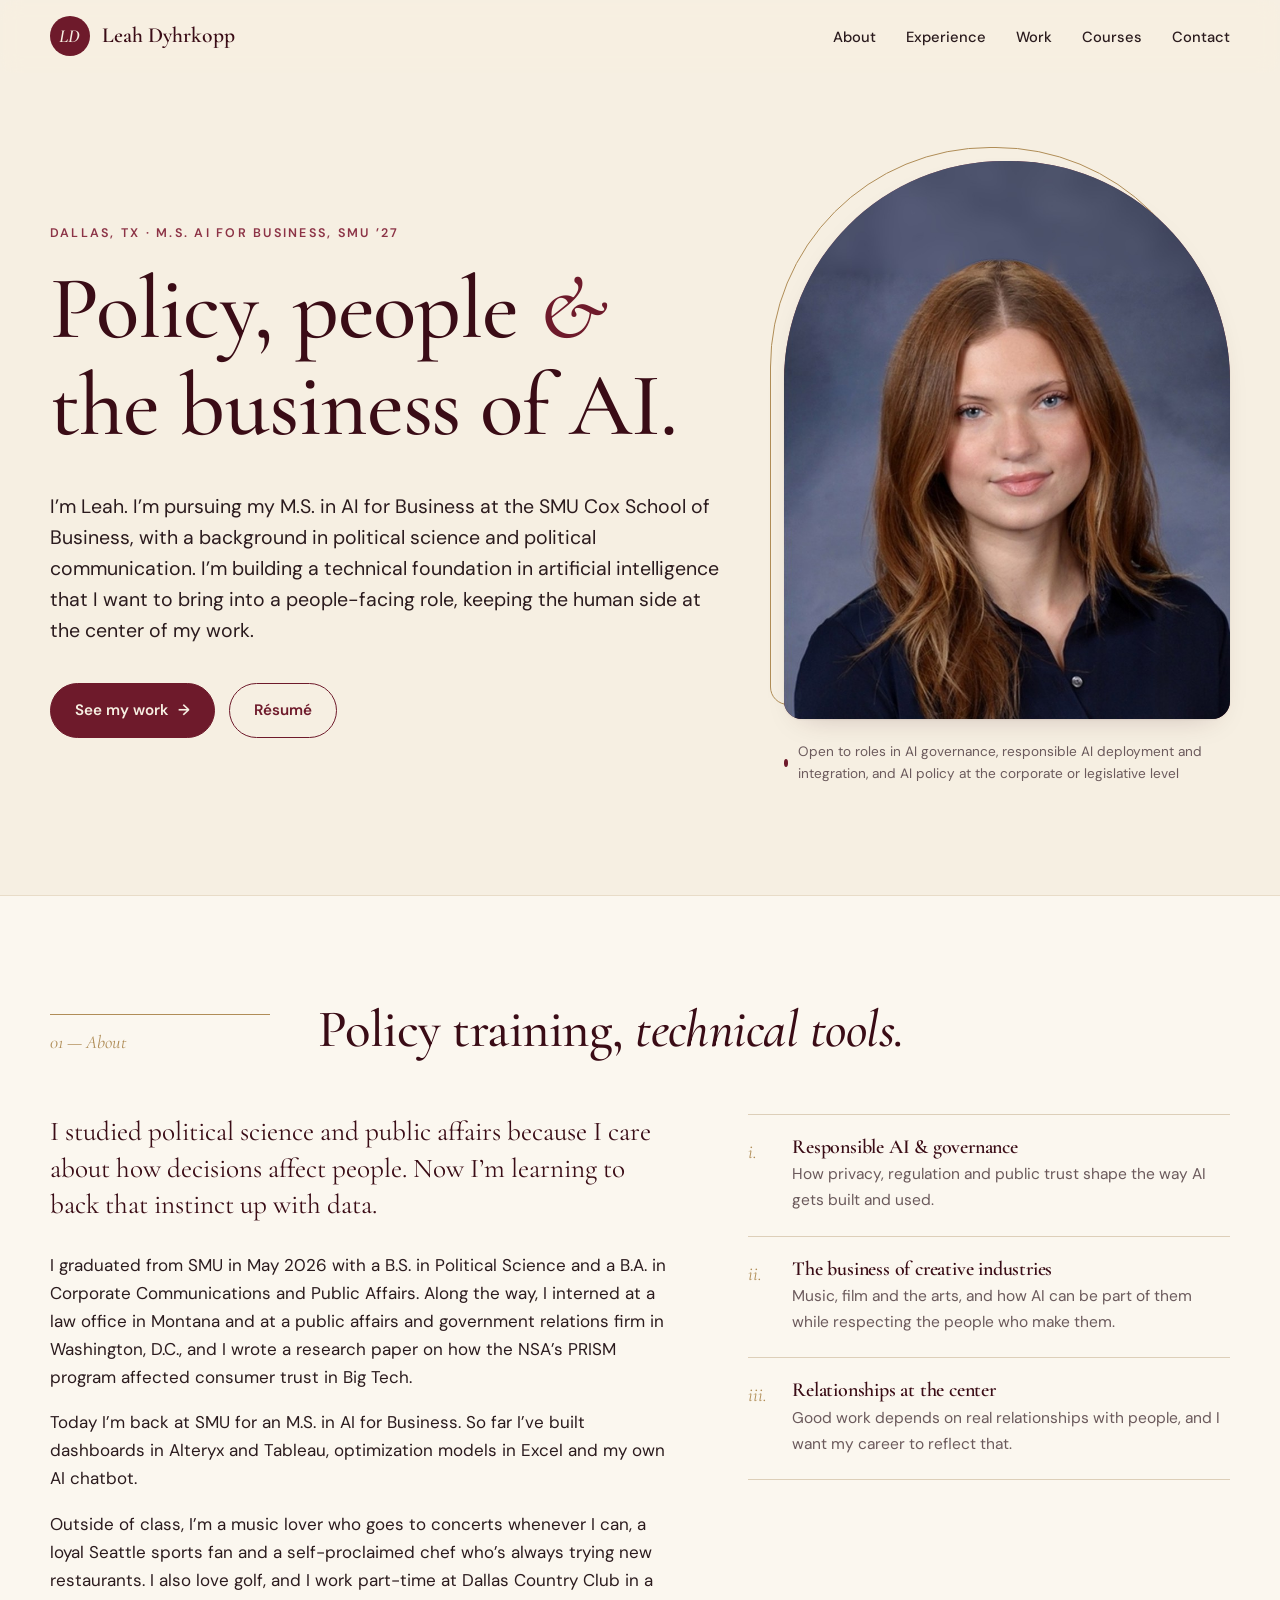
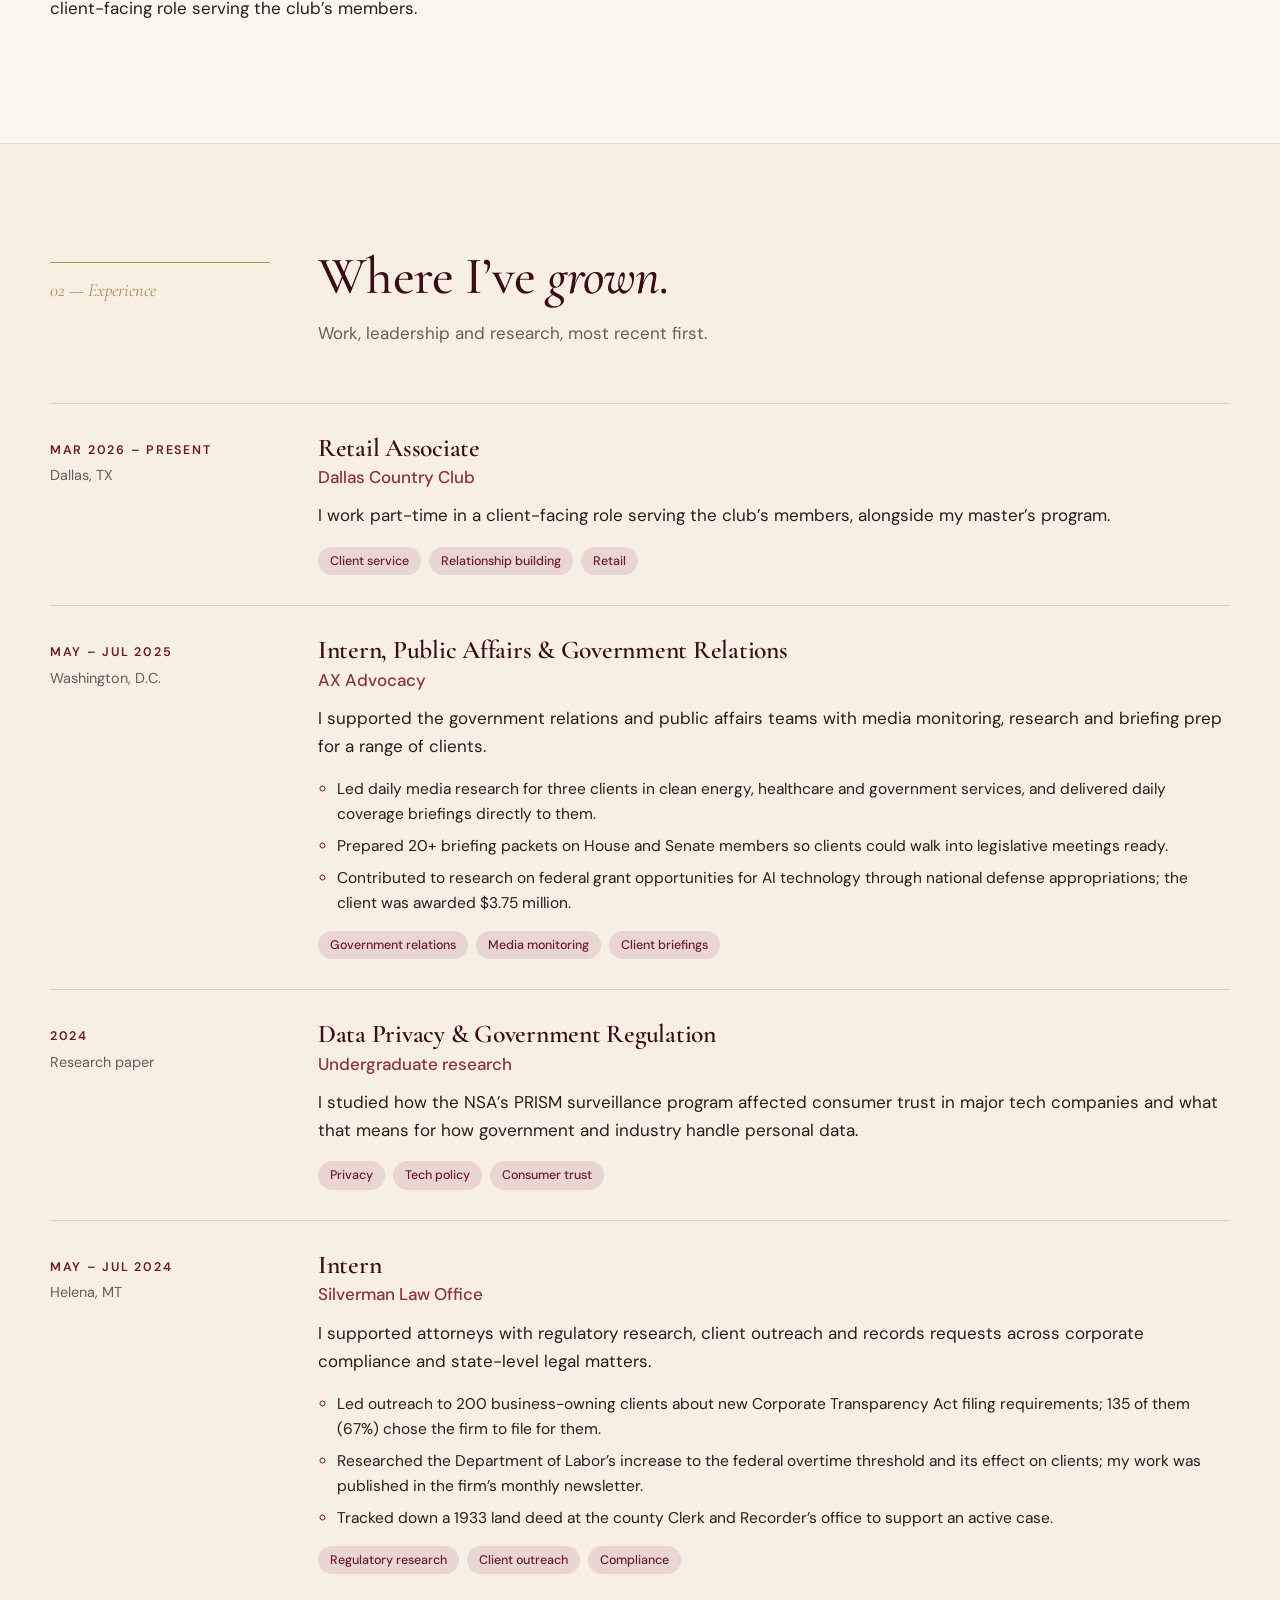
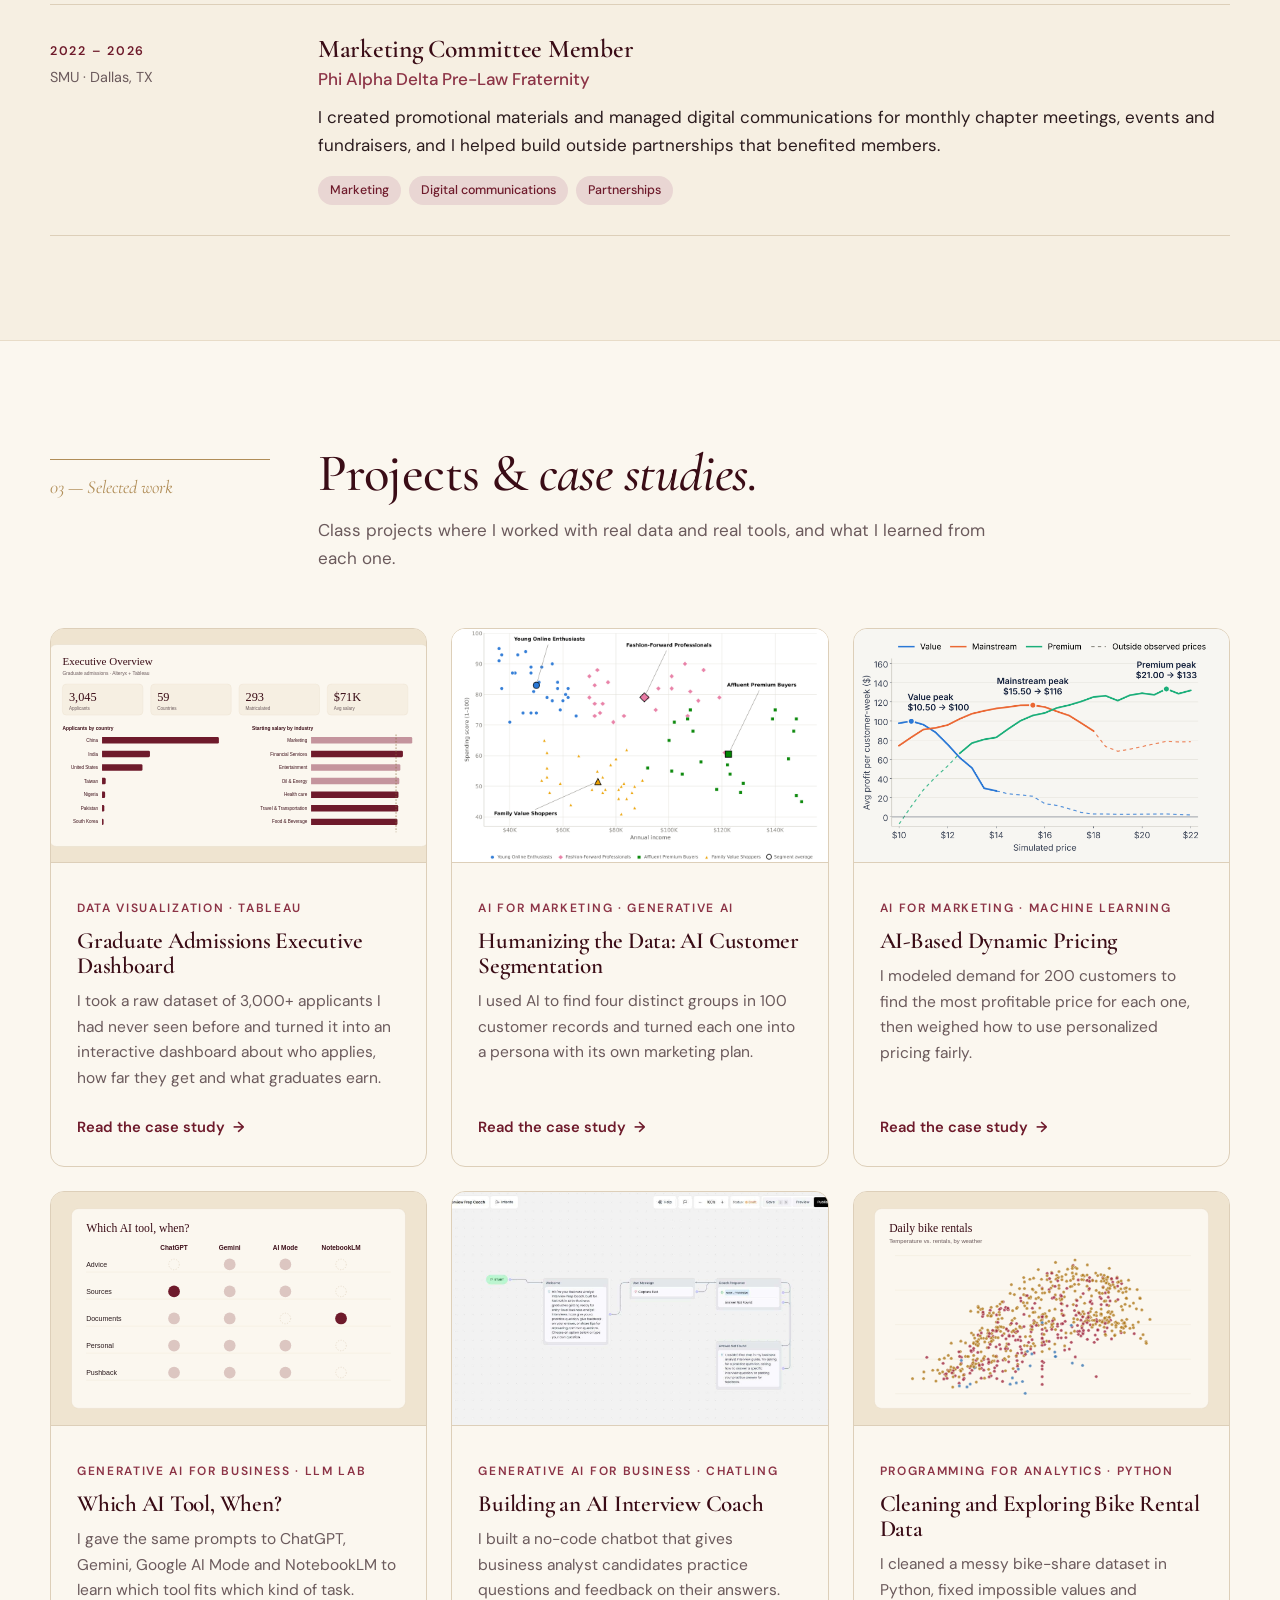
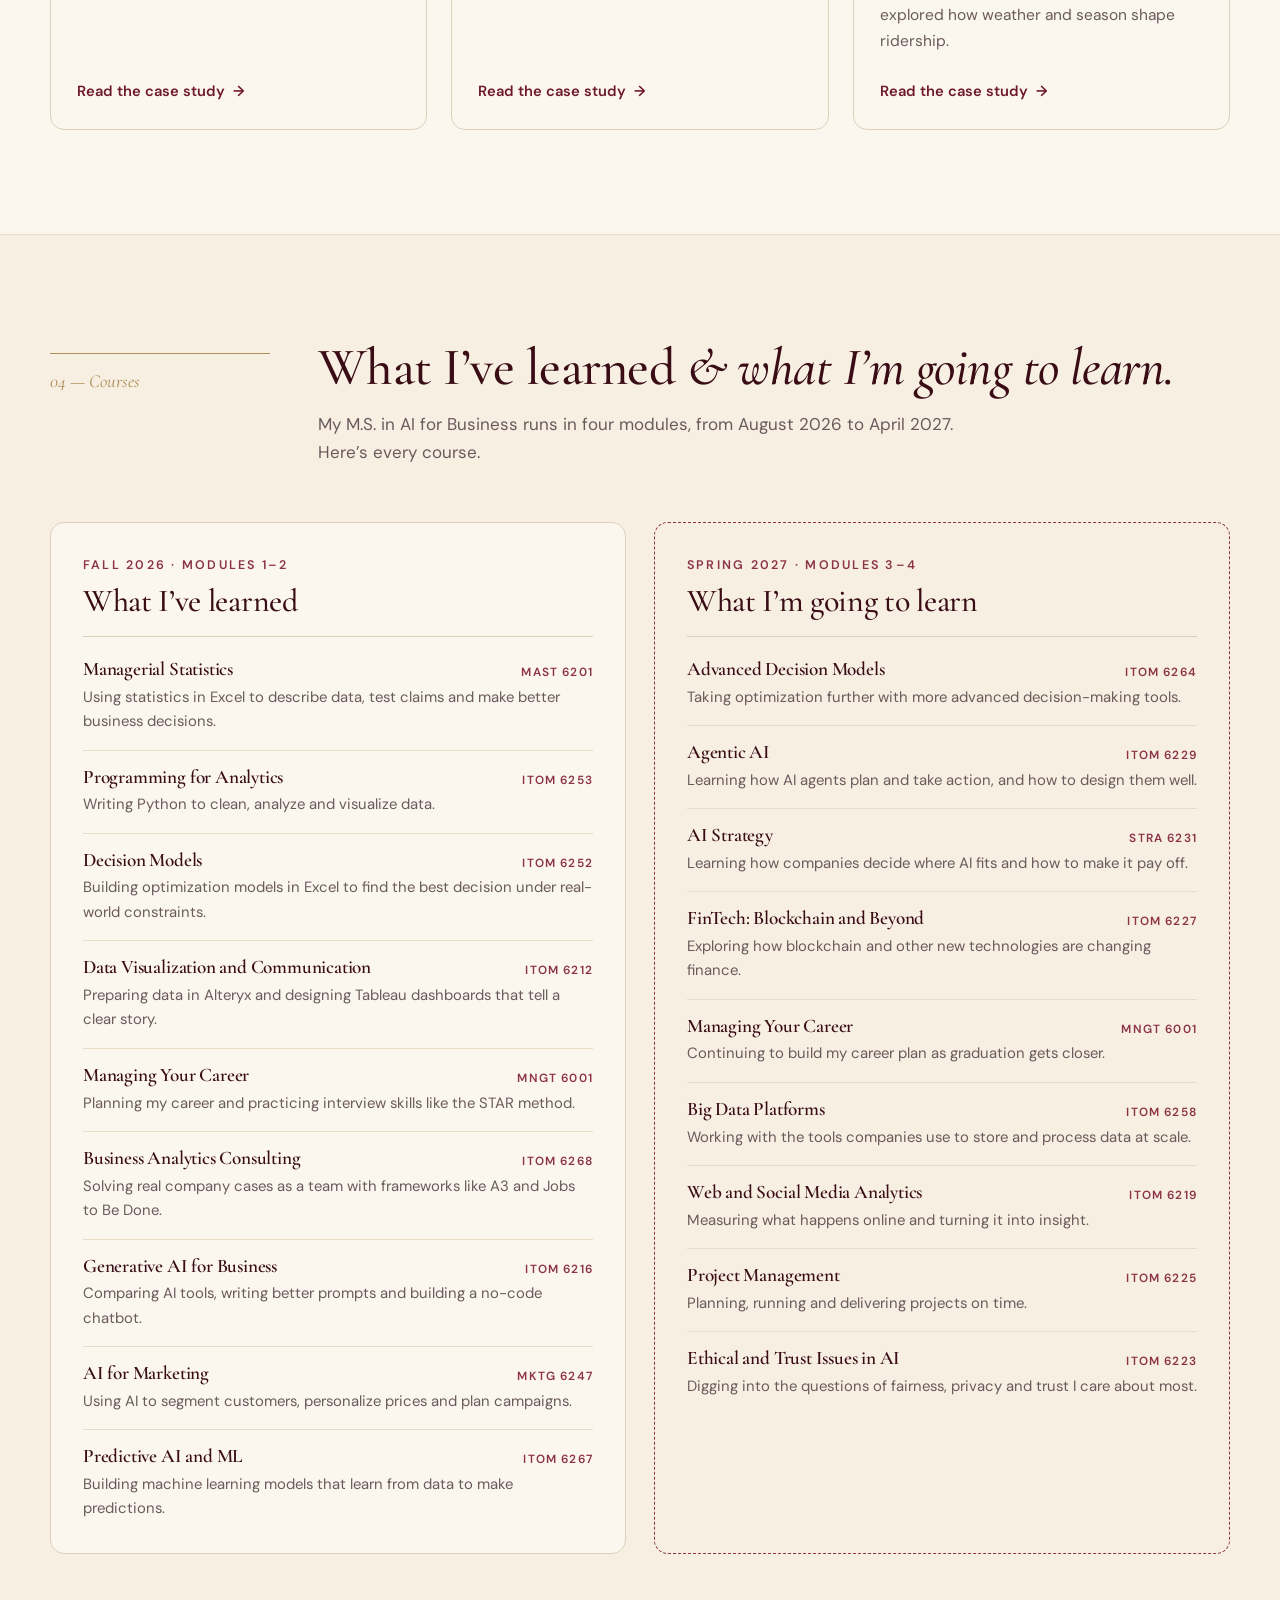
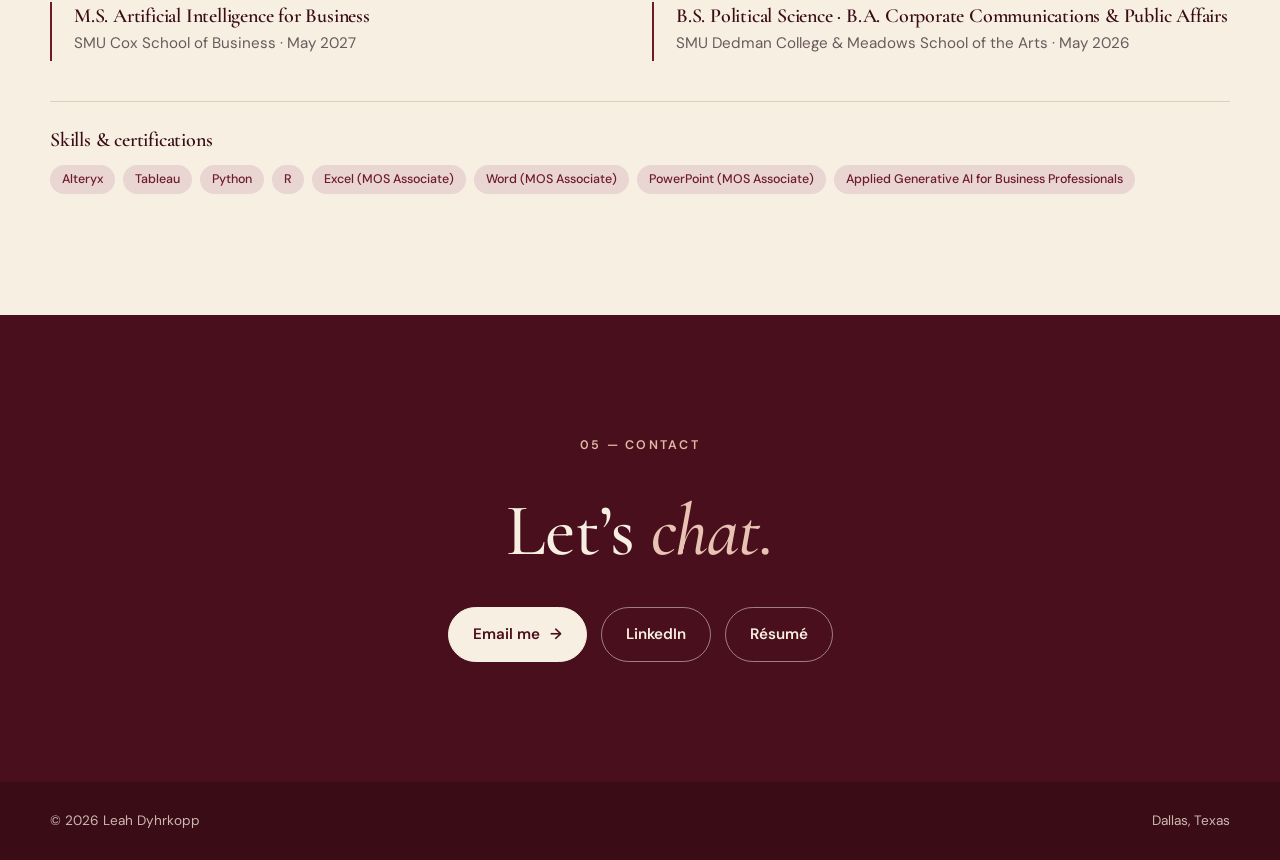
<file: index.html>
<!DOCTYPE html>
<html lang="en" class="no-js">
<head>
  <meta charset="utf-8">
  <meta name="viewport" content="width=device-width, initial-scale=1">
  <title>Leah Dyhrkopp · Policy, People &amp; the Business of AI</title>
  <meta name="description" content="Leah Dyhrkopp is an M.S. in AI for Business student at SMU with a background in political science, public affairs and communications.">
  <meta property="og:title" content="Leah Dyhrkopp">
  <meta property="og:description" content="Policy, people and the business of AI. M.S. AI for Business, SMU ’27.">
  <meta property="og:type" content="website">
  <link rel="icon" href="favicon.svg" type="image/svg+xml">
  <link rel="preconnect" href="https://fonts.googleapis.com">
  <link rel="preconnect" href="https://fonts.gstatic.com" crossorigin>
  <link href="https://fonts.googleapis.com/css2?family=Cormorant+Garamond:ital,wght@0,400;0,500;0,600;1,400;1,500&family=DM+Sans:opsz,wght@9..40,400;9..40,500;9..40,600&display=swap" rel="stylesheet">
  <link rel="stylesheet" href="style.css">
</head>
<body>
  <a class="skip-link" href="#main">Skip to content</a>

  <header class="site-header">
    <nav class="nav wrap" aria-label="Main">
      <a class="brand" href="index.html">
        <span class="brand-mark" aria-hidden="true">LD</span>
        <span class="brand-name">Leah Dyhrkopp</span>
      </a>
      <button class="nav-toggle" aria-expanded="false" aria-controls="nav-links" aria-label="Open menu">
        <svg width="20" height="20" viewBox="0 0 20 20" fill="none" stroke="currentColor" stroke-width="1.6"><path d="M3 6h14M3 10h14M3 14h14"/></svg>
      </button>
      <ul class="nav-links" id="nav-links">
        <li><a href="#about">About</a></li>
        <li><a href="#experience">Experience</a></li>
        <li><a href="#work">Work</a></li>
        <li><a href="#courses">Courses</a></li>
        <li><a href="#contact">Contact</a></li>
      </ul>
    </nav>
  </header>

  <main id="main">
    <!-- ============ HERO ============ -->
    <section class="hero">
      <div class="wrap hero-grid">
        <div class="reveal">
          <p class="eyebrow">Dallas, TX · M.S. AI for Business, SMU ’27</p>
          <h1>Policy, people <em>&amp;</em> the business of AI.</h1>
          <p class="lede">I’m Leah. I’m pursuing my M.S. in AI for Business at the SMU Cox School of Business, with a background in political science and political communication. I’m building a technical foundation in artificial intelligence that I want to bring into a people-facing role, keeping the human side at the center of my work.</p>
          <div class="hero-actions">
            <a class="btn btn-primary" href="#work">See my work <span class="arrow" aria-hidden="true">→</span></a>
            <a class="btn btn-ghost" href="Leah-Dyhrkopp-Resume.pdf" target="_blank" rel="noopener">Résumé</a>
          </div>
        </div>
        <div class="portrait-frame reveal">
          <div class="portrait-arch">
            <div class="portrait">
              <img src="headshot.jpg?v=2" alt="Portrait of Leah Dyhrkopp" width="798" height="1000">
            </div>
          </div>
          <p class="portrait-caption"><span class="dot" aria-hidden="true"></span> Open to roles in AI governance, responsible AI deployment and integration, and AI policy at the corporate or legislative level</p>
        </div>
      </div>
    </section>

    <!-- ============ ABOUT ============ -->
    <section class="section section-alt" id="about">
      <div class="wrap">
        <div class="section-head reveal">
          <div class="section-num">01 — About</div>
          <h2>Policy training, <em class="serif-italic">technical tools.</em></h2>
        </div>
        <div class="about-grid">
          <div class="reveal">
            <p class="lede">I studied political science and public affairs because I care about how decisions affect people. Now I’m learning to back that instinct up with data.</p>
            <p>I graduated from SMU in May 2026 with a B.S. in Political Science and a B.A. in Corporate Communications and Public Affairs. Along the way, I interned at a law office in Montana and at a public affairs and government relations firm in Washington, D.C., and I wrote a research paper on how the NSA’s PRISM program affected consumer trust in Big Tech.</p>
            <p>Today I’m back at SMU for an M.S. in AI for Business. So far I’ve built dashboards in Alteryx and Tableau, optimization models in Excel and my own AI chatbot.</p>
            <p>Outside of class, I’m a music lover who goes to concerts whenever I can, a loyal Seattle sports fan and a self-proclaimed chef who’s always trying new restaurants. I also love golf, and I work part-time at Dallas Country Club in a client-facing role serving the club’s members.</p>
          </div>
          <ul class="values reveal">
            <li><span class="v-num">i.</span><div><h4>Responsible AI &amp; governance</h4><p>How privacy, regulation and public trust shape the way AI gets built and used.</p></div></li>
            <li><span class="v-num">ii.</span><div><h4>The business of creative industries</h4><p>Music, film and the arts, and how AI can be part of them while respecting the people who make them.</p></div></li>
            <li><span class="v-num">iii.</span><div><h4>Relationships at the center</h4><p>Good work depends on real relationships with people, and I want my career to reflect that.</p></div></li>
          </ul>
        </div>
      </div>
    </section>

    <!-- ============ EXPERIENCE ============ -->
    <section class="section" id="experience">
      <div class="wrap">
        <div class="section-head reveal">
          <div class="section-num">02 — Experience</div>
          <div>
            <h2>Where I’ve <em class="serif-italic">grown.</em></h2>
            <p>Work, leadership and research, most recent first.</p>
          </div>
        </div>
        <ol class="timeline">
          <li class="reveal">
            <div class="tl-when"><strong>Mar 2026 – present</strong>Dallas, TX</div>
            <div class="tl-body">
              <h3>Retail Associate</h3>
              <p class="tl-org">Dallas Country Club</p>
              <p>I work part-time in a client-facing role serving the club’s members, alongside my master’s program.</p>
              <ul class="tags"><li class="tag">Client service</li><li class="tag">Relationship building</li><li class="tag">Retail</li></ul>
            </div>
          </li>
          <li class="reveal">
            <div class="tl-when"><strong>May – Jul 2025</strong>Washington, D.C.</div>
            <div class="tl-body">
              <h3>Intern, Public Affairs &amp; Government Relations</h3>
              <p class="tl-org">AX Advocacy</p>
              <p>I supported the government relations and public affairs teams with media monitoring, research and briefing prep for a range of clients.</p>
              <ul class="tl-points">
                <li>Led daily media research for three clients in clean energy, healthcare and government services, and delivered daily coverage briefings directly to them.</li>
                <li>Prepared 20+ briefing packets on House and Senate members so clients could walk into legislative meetings ready.</li>
                <li>Contributed to research on federal grant opportunities for AI technology through national defense appropriations; the client was awarded $3.75 million.</li>
              </ul>
              <ul class="tags"><li class="tag">Government relations</li><li class="tag">Media monitoring</li><li class="tag">Client briefings</li></ul>
            </div>
          </li>
          <li class="reveal">
            <div class="tl-when"><strong>2024</strong>Research paper</div>
            <div class="tl-body">
              <h3>Data Privacy &amp; Government Regulation</h3>
              <p class="tl-org">Undergraduate research</p>
              <p>I studied how the NSA’s PRISM surveillance program affected consumer trust in major tech companies and what that means for how government and industry handle personal data.</p>
              <ul class="tags"><li class="tag">Privacy</li><li class="tag">Tech policy</li><li class="tag">Consumer trust</li></ul>
            </div>
          </li>
          <li class="reveal">
            <div class="tl-when"><strong>May – Jul 2024</strong>Helena, MT</div>
            <div class="tl-body">
              <h3>Intern</h3>
              <p class="tl-org">Silverman Law Office</p>
              <p>I supported attorneys with regulatory research, client outreach and records requests across corporate compliance and state-level legal matters.</p>
              <ul class="tl-points">
                <li>Led outreach to 200 business-owning clients about new Corporate Transparency Act filing requirements; 135 of them (67%) chose the firm to file for them.</li>
                <li>Researched the Department of Labor’s increase to the federal overtime threshold and its effect on clients; my work was published in the firm’s monthly newsletter.</li>
                <li>Tracked down a 1933 land deed at the county Clerk and Recorder’s office to support an active case.</li>
              </ul>
              <ul class="tags"><li class="tag">Regulatory research</li><li class="tag">Client outreach</li><li class="tag">Compliance</li></ul>
            </div>
          </li>
          <li class="reveal">
            <div class="tl-when"><strong>2022 – 2026</strong>SMU · Dallas, TX</div>
            <div class="tl-body">
              <h3>Marketing Committee Member</h3>
              <p class="tl-org">Phi Alpha Delta Pre-Law Fraternity</p>
              <p>I created promotional materials and managed digital communications for monthly chapter meetings, events and fundraisers, and I helped build outside partnerships that benefited members.</p>
              <ul class="tags"><li class="tag">Marketing</li><li class="tag">Digital communications</li><li class="tag">Partnerships</li></ul>
            </div>
          </li>
        </ol>
      </div>
    </section>

    <!-- ============ WORK ============ -->
    <section class="section section-alt" id="work">
      <div class="wrap">
        <div class="section-head reveal">
          <div class="section-num">03 — Selected work</div>
          <div>
            <h2>Projects &amp; <em class="serif-italic">case studies.</em></h2>
            <p>Class projects where I worked with real data and real tools, and what I learned from each one.</p>
          </div>
        </div>

        <div class="work-grid">
          <a class="card card-mid reveal" href="admissions-dashboard.html">
            <div class="card-visual"><img src="dashboard-preview.svg" alt="Preview of the admissions dashboard with maroon bar charts of applicants by country and salary by industry"></div>
            <div class="card-body">
              <span class="card-meta">Data Visualization · Tableau</span>
              <h3>Graduate Admissions Executive Dashboard</h3>
              <p>I took a raw dataset of 3,000+ applicants I had never seen before and turned it into an interactive dashboard about who applies, how far they get and what graduates earn.</p>
              <span class="card-link">Read the case study <span aria-hidden="true">→</span></span>
            </div>
          </a>

          <a class="card card-mid reveal" href="market-segmentation.html">
            <div class="card-visual"><img src="plot-income.png" alt="Scatter plot of four customer segments by income and spending score" style="object-fit:cover;object-position:center 30%;background:#fff"></div>
            <div class="card-body">
              <span class="card-meta">AI for Marketing · Generative AI</span>
              <h3>Humanizing the Data: AI Customer Segmentation</h3>
              <p>I used AI to find four distinct groups in 100 customer records and turned each one into a persona with its own marketing plan.</p>
              <span class="card-link">Read the case study <span aria-hidden="true">→</span></span>
            </div>
          </a>

          <a class="card card-mid reveal" href="dynamic-pricing.html">
            <div class="card-visual"><img src="pricing-profit.png" alt="Line chart of profit by price for three customer segments" style="object-fit:cover;background:#f7f6f2"></div>
            <div class="card-body">
              <span class="card-meta">AI for Marketing · Machine Learning</span>
              <h3>AI-Based Dynamic Pricing</h3>
              <p>I modeled demand for 200 customers to find the most profitable price for each one, then weighed how to use personalized pricing fairly.</p>
              <span class="card-link">Read the case study <span aria-hidden="true">→</span></span>
            </div>
          </a>

          <a class="card card-mid reveal" href="ai-tool-comparison.html">
            <div class="card-visual"><img src="tool-comparison.svg" alt="Illustration of a grid comparing AI tools across different tasks"></div>
            <div class="card-body">
              <span class="card-meta">Generative AI for Business · LLM Lab</span>
              <h3>Which AI Tool, When?</h3>
              <p>I gave the same prompts to ChatGPT, Gemini, Google AI Mode and NotebookLM to learn which tool fits which kind of task.</p>
              <span class="card-link">Read the case study <span aria-hidden="true">→</span></span>
            </div>
          </a>

          <a class="card card-mid reveal" href="ai-chatbot.html">
            <div class="card-visual"><img src="chatbot-canvas.jpg" alt="Chatling builder canvas showing the interview coach chatbot’s conversation flow" style="object-fit:cover;object-position:center 40%"></div>
            <div class="card-body">
              <span class="card-meta">Generative AI for Business · Chatling</span>
              <h3>Building an AI Interview Coach</h3>
              <p>I built a no-code chatbot that gives business analyst candidates practice questions and feedback on their answers.</p>
              <span class="card-link">Read the case study <span aria-hidden="true">→</span></span>
            </div>
          </a>

          <a class="card card-mid reveal" href="bike-rentals.html">
            <div class="card-visual"><img src="bike-preview.svg" alt="Scatter plot of temperature against daily bike rentals, colored by weather"></div>
            <div class="card-body">
              <span class="card-meta">Programming for Analytics · Python</span>
              <h3>Cleaning and Exploring Bike Rental Data</h3>
              <p>I cleaned a messy bike-share dataset in Python, fixed impossible values and explored how weather and season shape ridership.</p>
              <span class="card-link">Read the case study <span aria-hidden="true">→</span></span>
            </div>
          </a>


        </div>
      </div>
    </section>

    <!-- ============ COURSES ============ -->
    <section class="section" id="courses">
      <div class="wrap">
        <div class="section-head reveal">
          <div class="section-num">04 — Courses</div>
          <div>
            <h2>What I’ve learned <em class="serif-italic">&amp; what I’m going to learn.</em></h2>
            <p>My M.S. in AI for Business runs in four modules, from August 2026 to April 2027. Here’s every course.</p>
          </div>
        </div>

        <div class="courses-two">
          <div class="course-panel reveal">
            <div class="panel-head">
              <p class="eyebrow">Fall 2026 · Modules 1–2</p>
              <h3>What I’ve learned</h3>
            </div>
            <ul class="course-list">
              <li><h4>Managerial Statistics</h4><span class="code">MAST 6201</span><p>Using statistics in Excel to describe data, test claims and make better business decisions.</p></li>
              <li><h4>Programming for Analytics</h4><span class="code">ITOM 6253</span><p>Writing Python to clean, analyze and visualize data.</p></li>
              <li><h4>Decision Models</h4><span class="code">ITOM 6252</span><p>Building optimization models in Excel to find the best decision under real-world constraints.</p></li>
              <li><h4>Data Visualization and Communication</h4><span class="code">ITOM 6212</span><p>Preparing data in Alteryx and designing Tableau dashboards that tell a clear story.</p></li>
              <li><h4>Managing Your Career</h4><span class="code">MNGT 6001</span><p>Planning my career and practicing interview skills like the STAR method.</p></li>
              <li><h4>Business Analytics Consulting</h4><span class="code">ITOM 6268</span><p>Solving real company cases as a team with frameworks like A3 and Jobs to Be Done.</p></li>
              <li><h4>Generative AI for Business</h4><span class="code">ITOM 6216</span><p>Comparing AI tools, writing better prompts and building a no-code chatbot.</p></li>
              <li><h4>AI for Marketing</h4><span class="code">MKTG 6247</span><p>Using AI to segment customers, personalize prices and plan campaigns.</p></li>
              <li><h4>Predictive AI and ML</h4><span class="code">ITOM 6267</span><p>Building machine learning models that learn from data to make predictions.</p></li>
            </ul>
          </div>

          <div class="course-panel course-panel-next reveal">
            <div class="panel-head">
              <p class="eyebrow">Spring 2027 · Modules 3–4</p>
              <h3>What I’m going to learn</h3>
            </div>
            <ul class="course-list">
              <li><h4>Advanced Decision Models</h4><span class="code">ITOM 6264</span><p>Taking optimization further with more advanced decision-making tools.</p></li>
              <li><h4>Agentic AI</h4><span class="code">ITOM 6229</span><p>Learning how AI agents plan and take action, and how to design them well.</p></li>
              <li><h4>AI Strategy</h4><span class="code">STRA 6231</span><p>Learning how companies decide where AI fits and how to make it pay off.</p></li>
              <li><h4>FinTech: Blockchain and Beyond</h4><span class="code">ITOM 6227</span><p>Exploring how blockchain and other new technologies are changing finance.</p></li>
              <li><h4>Managing Your Career</h4><span class="code">MNGT 6001</span><p>Continuing to build my career plan as graduation gets closer.</p></li>
              <li><h4>Big Data Platforms</h4><span class="code">ITOM 6258</span><p>Working with the tools companies use to store and process data at scale.</p></li>
              <li><h4>Web and Social Media Analytics</h4><span class="code">ITOM 6219</span><p>Measuring what happens online and turning it into insight.</p></li>
              <li><h4>Project Management</h4><span class="code">ITOM 6225</span><p>Planning, running and delivering projects on time.</p></li>
              <li><h4>Ethical and Trust Issues in AI</h4><span class="code">ITOM 6223</span><p>Digging into the questions of fairness, privacy and trust I care about most.</p></li>
            </ul>
          </div>
        </div>

        <div class="edu-strip">
          <div class="edu reveal">
            <h4>M.S. Artificial Intelligence for Business</h4>
            <p>SMU Cox School of Business · May 2027</p>
          </div>
          <div class="edu reveal">
            <h4>B.S. Political Science · B.A. Corporate Communications &amp; Public Affairs</h4>
            <p>SMU Dedman College &amp; Meadows School of the Arts · May 2026</p>
          </div>
        </div>

        <div class="toolkit reveal">
          <h4>Skills &amp; certifications</h4>
          <ul class="tags">
            <li class="tag">Alteryx</li><li class="tag">Tableau</li><li class="tag">Python</li><li class="tag">R</li>
            <li class="tag">Excel (MOS Associate)</li><li class="tag">Word (MOS Associate)</li><li class="tag">PowerPoint (MOS Associate)</li>
            <li class="tag">Applied Generative AI for Business Professionals</li>
          </ul>
        </div>
      </div>
    </section>

    <!-- ============ CONTACT ============ -->
    <section class="section-dark contact" id="contact">
      <div class="wrap">
        <p class="eyebrow">05 — Contact</p>
        <h2>Let’s <em>chat.</em></h2>
        <div class="contact-actions">
          <a class="btn btn-primary" href="mailto:leah.dyhr@gmail.com">Email me <span class="arrow" aria-hidden="true">→</span></a>
          <a class="btn btn-ghost" href="https://www.linkedin.com/in/leah-dyhrkopp" target="_blank" rel="noopener">LinkedIn</a>
          <a class="btn btn-ghost" href="Leah-Dyhrkopp-Resume.pdf" target="_blank" rel="noopener">Résumé</a>
        </div>
      </div>
    </section>
  </main>

  <footer class="site-footer">
    <div class="wrap">
      <span>© <span data-year>2026</span> Leah Dyhrkopp</span>
      <span>Dallas, Texas</span>
    </div>
  </footer>

  <script src="main.js"></script>
</body>
</html>
</file>
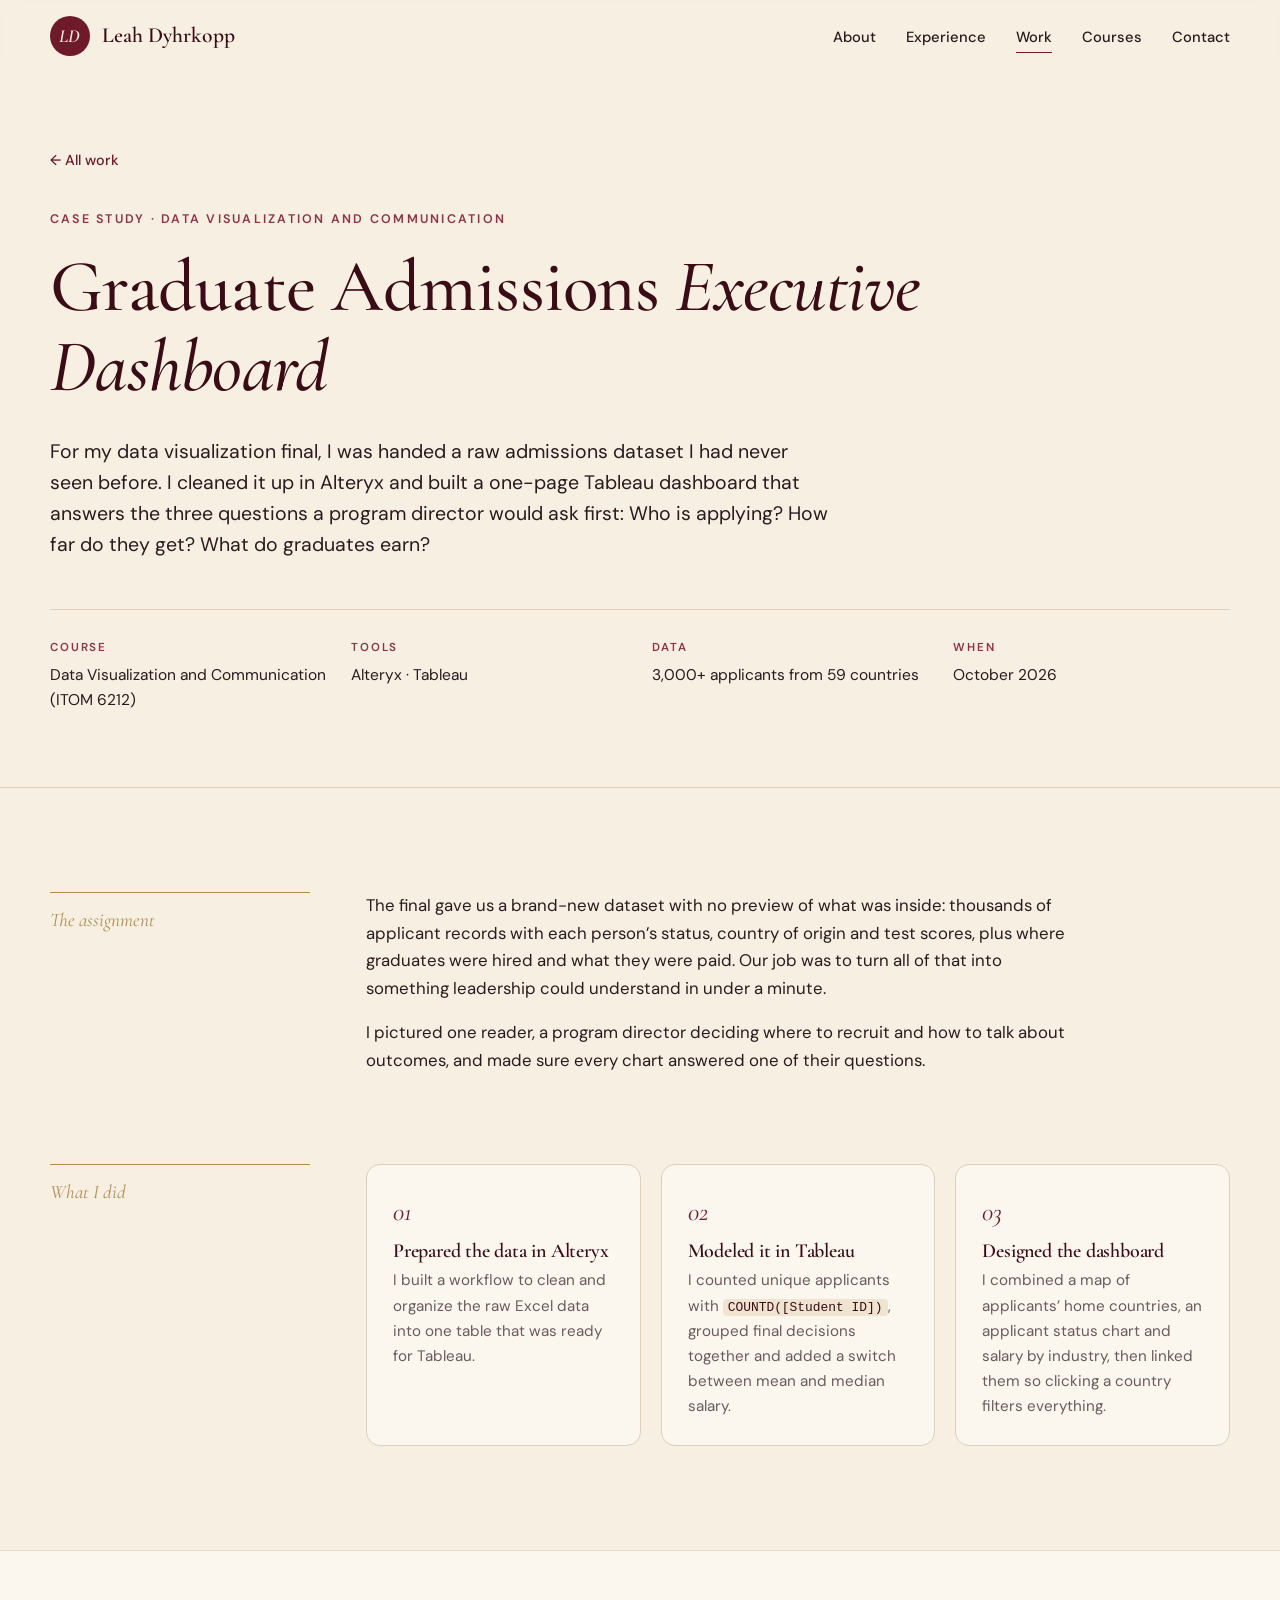
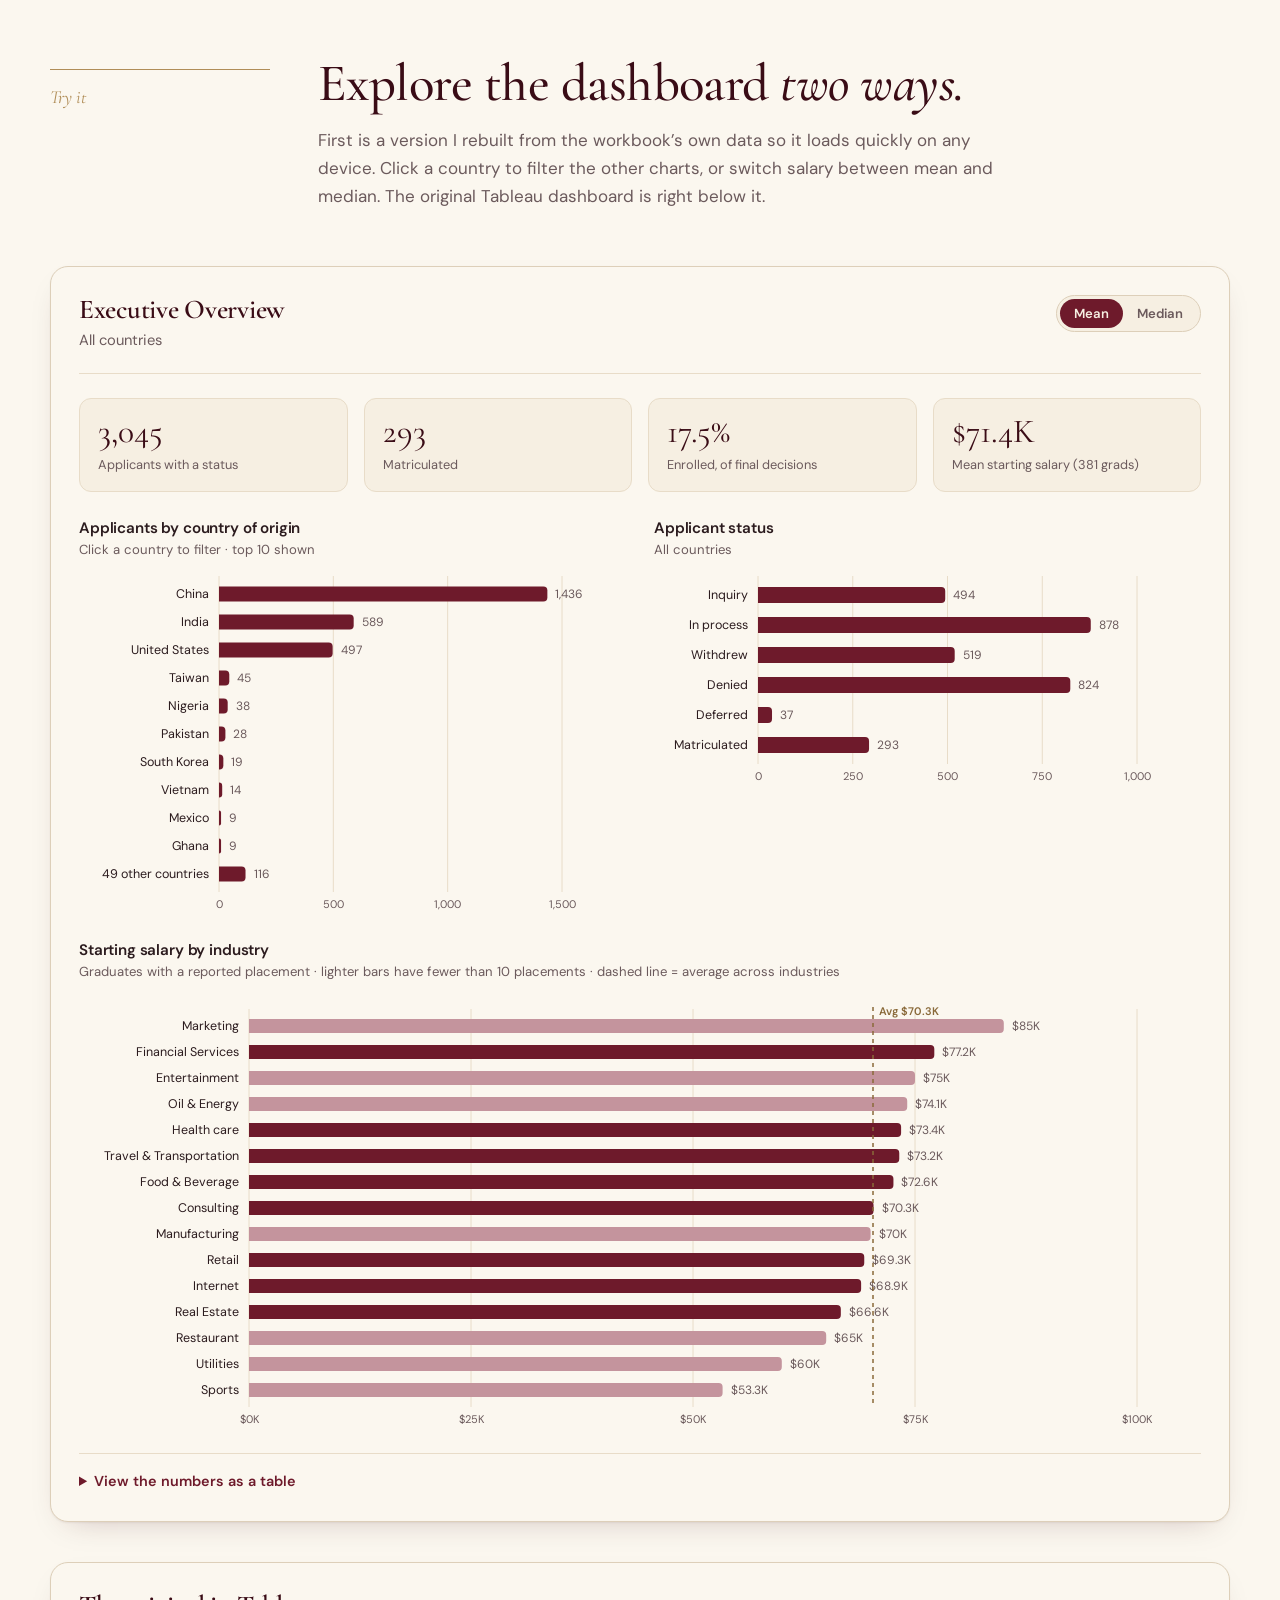
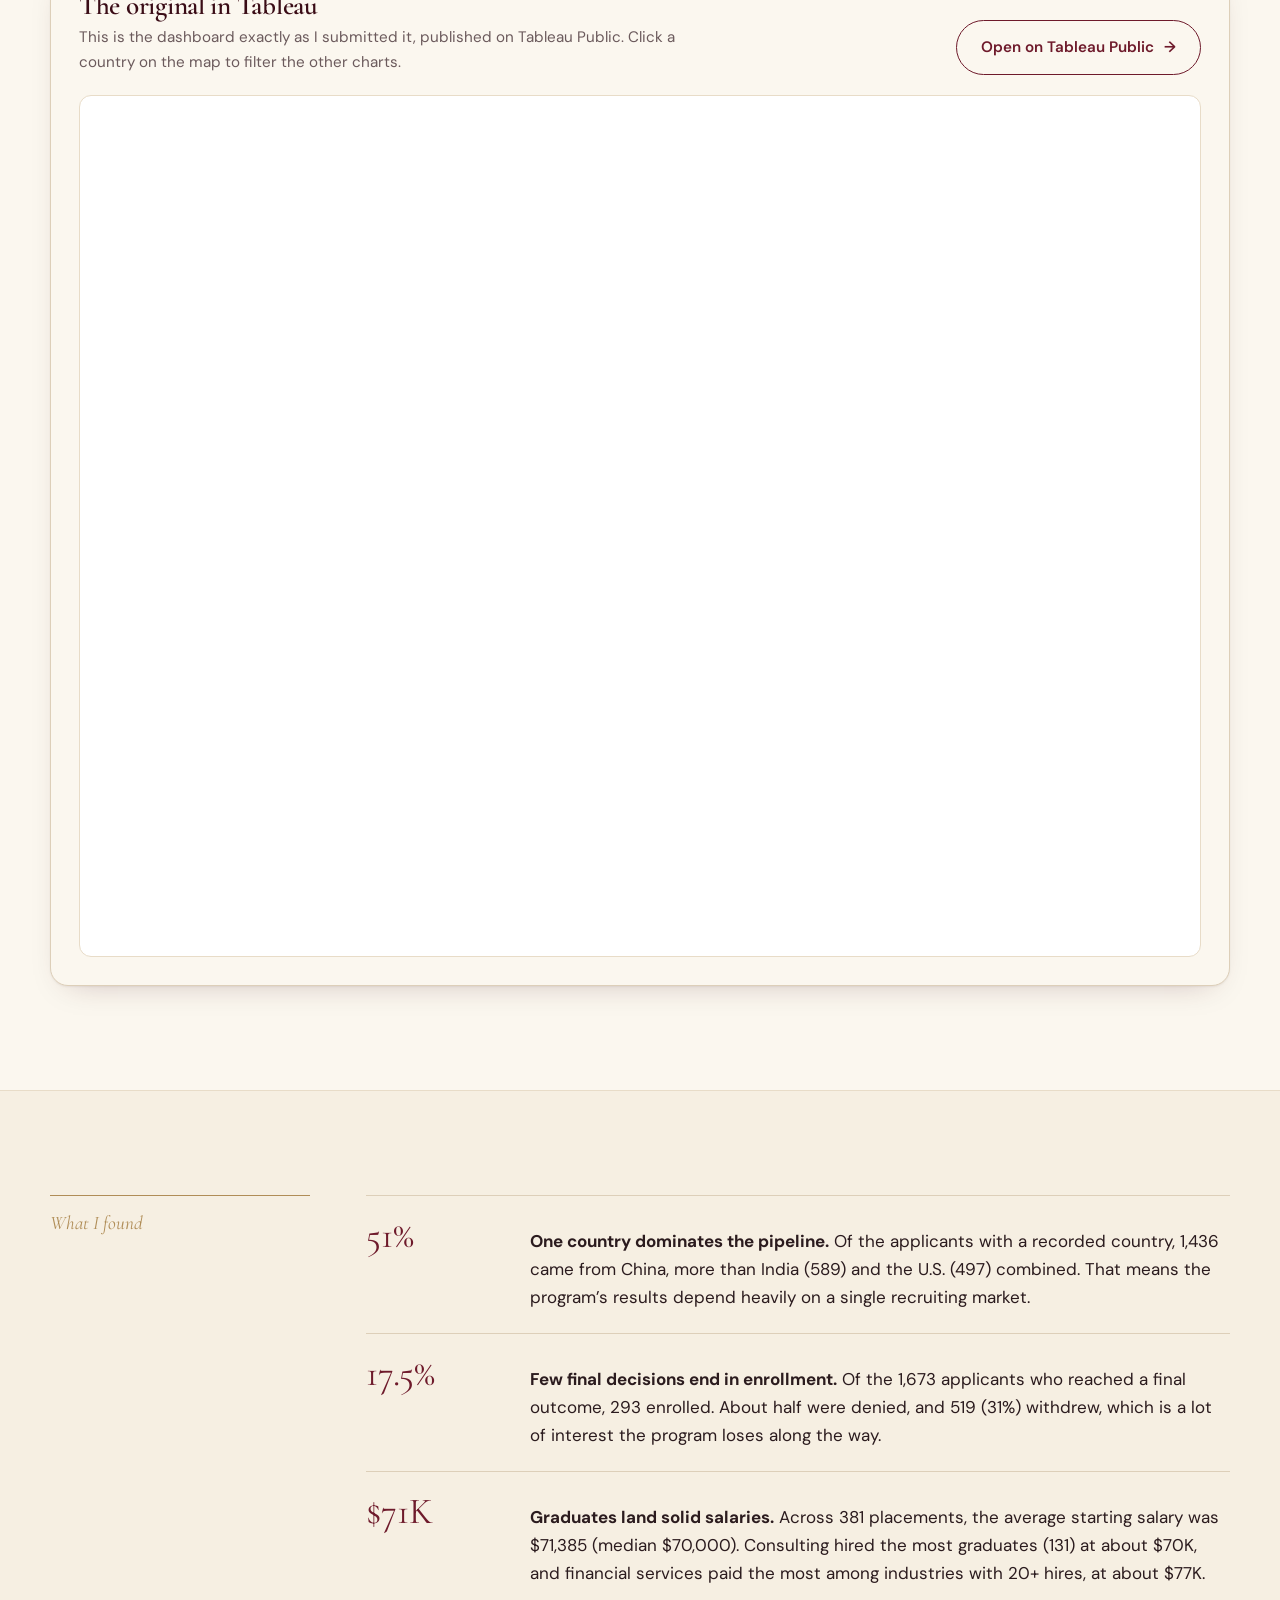
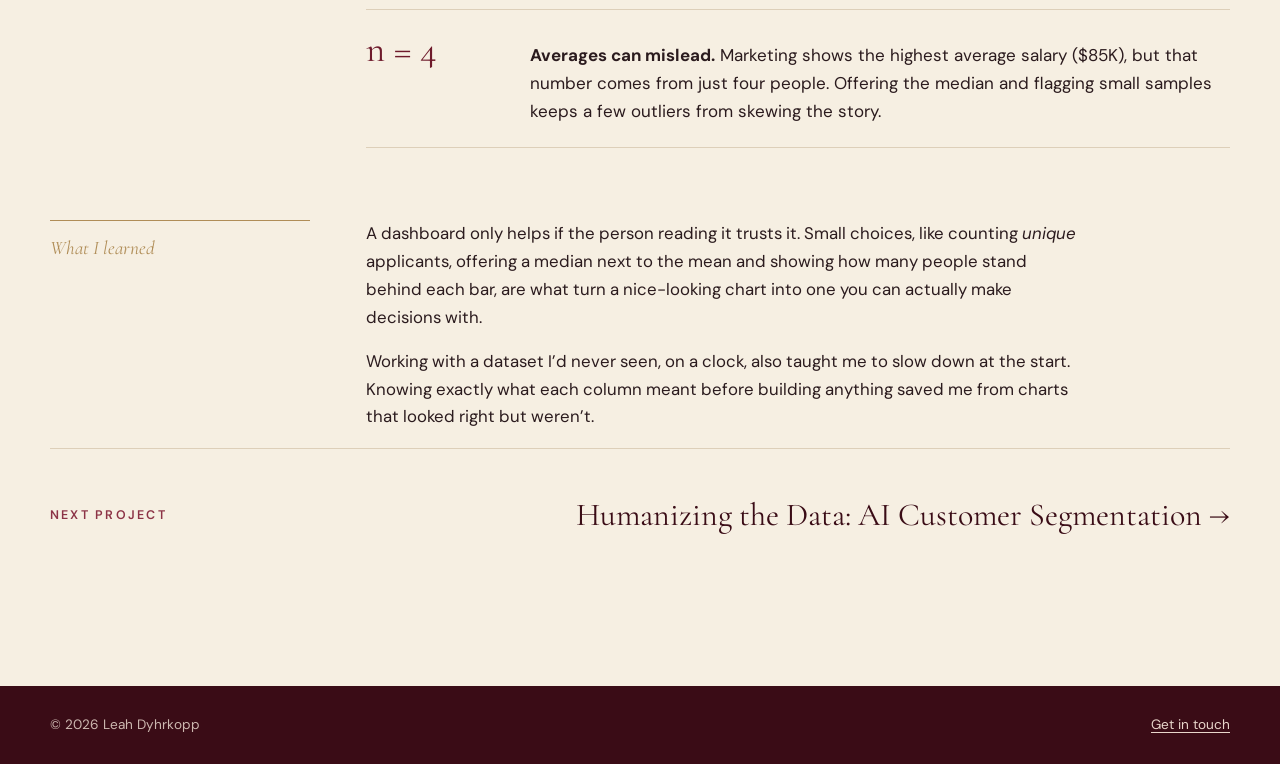
<file: admissions-dashboard.html>
<!DOCTYPE html>
<html lang="en" class="no-js">
<head>
  <meta charset="utf-8">
  <meta name="viewport" content="width=device-width, initial-scale=1">
  <title>Graduate Admissions Executive Dashboard · Leah Dyhrkopp</title>
  <meta name="description" content="An Alteryx and Tableau dashboard of a graduate program’s applicant pipeline, with an interactive web version.">
  <link rel="icon" href="favicon.svg" type="image/svg+xml">
  <link rel="preconnect" href="https://fonts.googleapis.com">
  <link rel="preconnect" href="https://fonts.gstatic.com" crossorigin>
  <link href="https://fonts.googleapis.com/css2?family=Cormorant+Garamond:ital,wght@0,400;0,500;0,600;1,400;1,500&family=DM+Sans:opsz,wght@9..40,400;9..40,500;9..40,600&display=swap" rel="stylesheet">
  <link rel="stylesheet" href="style.css">
</head>
<body>
  <a class="skip-link" href="#main">Skip to content</a>

  <header class="site-header">
    <nav class="nav wrap" aria-label="Main">
      <a class="brand" href="index.html">
        <span class="brand-mark" aria-hidden="true">LD</span>
        <span class="brand-name">Leah Dyhrkopp</span>
      </a>
      <button class="nav-toggle" aria-expanded="false" aria-controls="nav-links" aria-label="Open menu">
        <svg width="20" height="20" viewBox="0 0 20 20" fill="none" stroke="currentColor" stroke-width="1.6"><path d="M3 6h14M3 10h14M3 14h14"/></svg>
      </button>
      <ul class="nav-links" id="nav-links">
        <li><a href="index.html#about">About</a></li>
        <li><a href="index.html#experience">Experience</a></li>
        <li><a href="index.html#work" aria-current="page">Work</a></li>
        <li><a href="index.html#courses">Courses</a></li>
        <li><a href="index.html#contact">Contact</a></li>
      </ul>
    </nav>
  </header>

  <main id="main">
    <section class="project-hero">
      <div class="wrap">
        <a class="back-link" href="index.html#work">← All work</a>
        <p class="eyebrow">Case study · Data Visualization and Communication</p>
        <h1>Graduate Admissions <em class="serif-italic">Executive Dashboard</em></h1>
        <p class="lede">For my data visualization final, I was handed a raw admissions dataset I had never seen before. I cleaned it up in Alteryx and built a one-page Tableau dashboard that answers the three questions a program director would ask first: Who is applying? How far do they get? What do graduates earn?</p>
        <dl class="meta-row">
          <div><dt>Course</dt><dd>Data Visualization and Communication (ITOM 6212)</dd></div>
          <div><dt>Tools</dt><dd>Alteryx · Tableau</dd></div>
          <div><dt>Data</dt><dd>3,000+ applicants from 59 countries</dd></div>
          <div><dt>When</dt><dd>October 2026</dd></div>
        </dl>
      </div>
    </section>

    <section class="section">
      <div class="wrap">
        <div class="split reveal">
          <div class="split-label">The assignment</div>
          <div class="prose">
            <p>The final gave us a brand-new dataset with no preview of what was inside: thousands of applicant records with each person’s status, country of origin and test scores, plus where graduates were hired and what they were paid. Our job was to turn all of that into something leadership could understand in under a minute.</p>
            <p>I pictured one reader, a program director deciding where to recruit and how to talk about outcomes, and made sure every chart answered one of their questions.</p>
          </div>
        </div>

        <div class="split reveal">
          <div class="split-label">What I did</div>
          <div>
            <ol class="steps">
              <li>
                <h4>Prepared the data in Alteryx</h4>
                <p>I built a workflow to clean and organize the raw Excel data into one table that was ready for Tableau.</p>
              </li>
              <li>
                <h4>Modeled it in Tableau</h4>
                <p>I counted unique applicants with <code>COUNTD([Student ID])</code>, grouped final decisions together and added a switch between mean and median salary.</p>
              </li>
              <li>
                <h4>Designed the dashboard</h4>
                <p>I combined a map of applicants’ home countries, an applicant status chart and salary by industry, then linked them so clicking a country filters everything.</p>
              </li>
            </ol>
          </div>
        </div>
      </div>
    </section>

    <section class="section section-alt" id="dashboard">
      <div class="wrap">
        <div class="section-head reveal">
          <div class="section-num">Try it</div>
          <div>
            <h2>Explore the dashboard <em class="serif-italic">two ways.</em></h2>
            <p>First is a version I rebuilt from the workbook’s own data so it loads quickly on any device. Click a country to filter the other charts, or switch salary between mean and median. The original Tableau dashboard is right below it.</p>
          </div>
        </div>

        <div class="dash reveal">
          <div class="dash-head">
            <div>
              <h3>Executive Overview</h3>
              <p data-filter-label>All countries</p>
            </div>
            <div class="dash-controls">
              <button class="filter-chip" id="filter-chip" type="button" aria-label="Clear country filter">
                <span id="filter-name"></span> <span aria-hidden="true">✕</span>
              </button>
              <div class="seg" role="group" aria-label="Salary measure">
                <button type="button" data-measure="Mean" aria-pressed="true">Mean</button>
                <button type="button" data-measure="Median" aria-pressed="false">Median</button>
              </div>
            </div>
          </div>

          <div class="kpis">
            <div class="kpi"><div class="k-num" id="kpi-applicants">–</div><div class="k-label">Applicants with a status</div></div>
            <div class="kpi"><div class="k-num" id="kpi-matric">–</div><div class="k-label">Matriculated</div></div>
            <div class="kpi"><div class="k-num" id="kpi-rate">–</div><div class="k-label">Enrolled, of final decisions</div></div>
            <div class="kpi"><div class="k-num" id="kpi-salary">–</div><div class="k-label" id="kpi-salary-label">Starting salary</div></div>
          </div>

          <div class="dash-grid">
            <div class="panel">
              <h4>Applicants by country of origin</h4>
              <p class="sub">Click a country to filter · top 10 shown</p>
              <div class="chart" id="chart-country"></div>
            </div>
            <div class="panel">
              <h4>Applicant status</h4>
              <p class="sub" data-filter-label>All countries</p>
              <div class="chart" id="chart-status"></div>
            </div>
            <div class="panel panel-wide">
              <h4>Starting salary by industry</h4>
              <p class="sub">Graduates with a reported placement · lighter bars have fewer than 10 placements · dashed line = average across industries</p>
              <div class="chart" id="chart-salary"></div>
              <p class="sub" id="salary-empty" hidden>No graduates from this group reported a salary.</p>
            </div>
          </div>

          <details class="data-table">
            <summary>View the numbers as a table</summary>
            <div class="tbl-wrap">
              <table class="tbl" id="tbl-status"></table>
              <table class="tbl" id="tbl-salary"></table>
            </div>
          </details>
        </div>

        <div class="tableau-original reveal" id="tableau-original">
          <div class="to-head">
            <div>
              <h3>The original in Tableau</h3>
              <p>This is the dashboard exactly as I submitted it, published on Tableau Public. Click a country on the map to filter the other charts.</p>
            </div>
            <a class="btn btn-ghost" href="https://public.tableau.com/app/profile/leah.dyhrkopp/viz/Final_LD/ExecutiveOverview" target="_blank" rel="noopener">Open on Tableau Public <span class="arrow" aria-hidden="true">→</span></a>
          </div>
          <div class="tableau-frame">
            <iframe src="https://public.tableau.com/views/Final_LD/ExecutiveOverview?:embed=y&amp;:showVizHome=no&amp;:display_count=n&amp;:tabs=n&amp;:toolbar=bottom" title="Graduate Admissions Executive Overview, Tableau Public dashboard" loading="lazy" allowfullscreen></iframe>
          </div>
        </div>
      </div>
    </section>

    <section class="section">
      <div class="wrap">
        <div class="split reveal">
          <div class="split-label">What I found</div>
          <div>
            <ul class="findings">
              <li><span class="big">51%</span><p><strong>One country dominates the pipeline.</strong> Of the applicants with a recorded country, 1,436 came from China, more than India (589) and the U.S. (497) combined. That means the program’s results depend heavily on a single recruiting market.</p></li>
              <li><span class="big">17.5%</span><p><strong>Few final decisions end in enrollment.</strong> Of the 1,673 applicants who reached a final outcome, 293 enrolled. About half were denied, and 519 (31%) withdrew, which is a lot of interest the program loses along the way.</p></li>
              <li><span class="big">$71K</span><p><strong>Graduates land solid salaries.</strong> Across 381 placements, the average starting salary was $71,385 (median $70,000). Consulting hired the most graduates (131) at about $70K, and financial services paid the most among industries with 20+ hires, at about $77K.</p></li>
              <li><span class="big">n = 4</span><p><strong>Averages can mislead.</strong> Marketing shows the highest average salary ($85K), but that number comes from just four people. Offering the median and flagging small samples keeps a few outliers from skewing the story.</p></li>
            </ul>
          </div>
        </div>

        <div class="split reveal">
          <div class="split-label">What I learned</div>
          <div class="prose">
            <p>A dashboard only helps if the person reading it trusts it. Small choices, like counting <em>unique</em> applicants, offering a median next to the mean and showing how many people stand behind each bar, are what turn a nice-looking chart into one you can actually make decisions with.</p>
            <p>Working with a dataset I’d never seen, on a clock, also taught me to slow down at the start. Knowing exactly what each column meant before building anything saved me from charts that looked right but weren’t.</p>
          </div>
        </div>

        <div class="next-project">
          <span class="eyebrow" style="margin:0">Next project</span>
          <a class="title" href="market-segmentation.html">Humanizing the Data: AI Customer Segmentation →</a>
        </div>
      </div>
    </section>
  </main>

  <footer class="site-footer">
    <div class="wrap">
      <span>© <span data-year>2026</span> Leah Dyhrkopp</span>
      <a href="index.html#contact">Get in touch</a>
    </div>
  </footer>

  <script src="main.js"></script>
  <script src="admissions-data.js"></script>
  <script src="dashboard.js"></script>
</body>
</html>
</file>
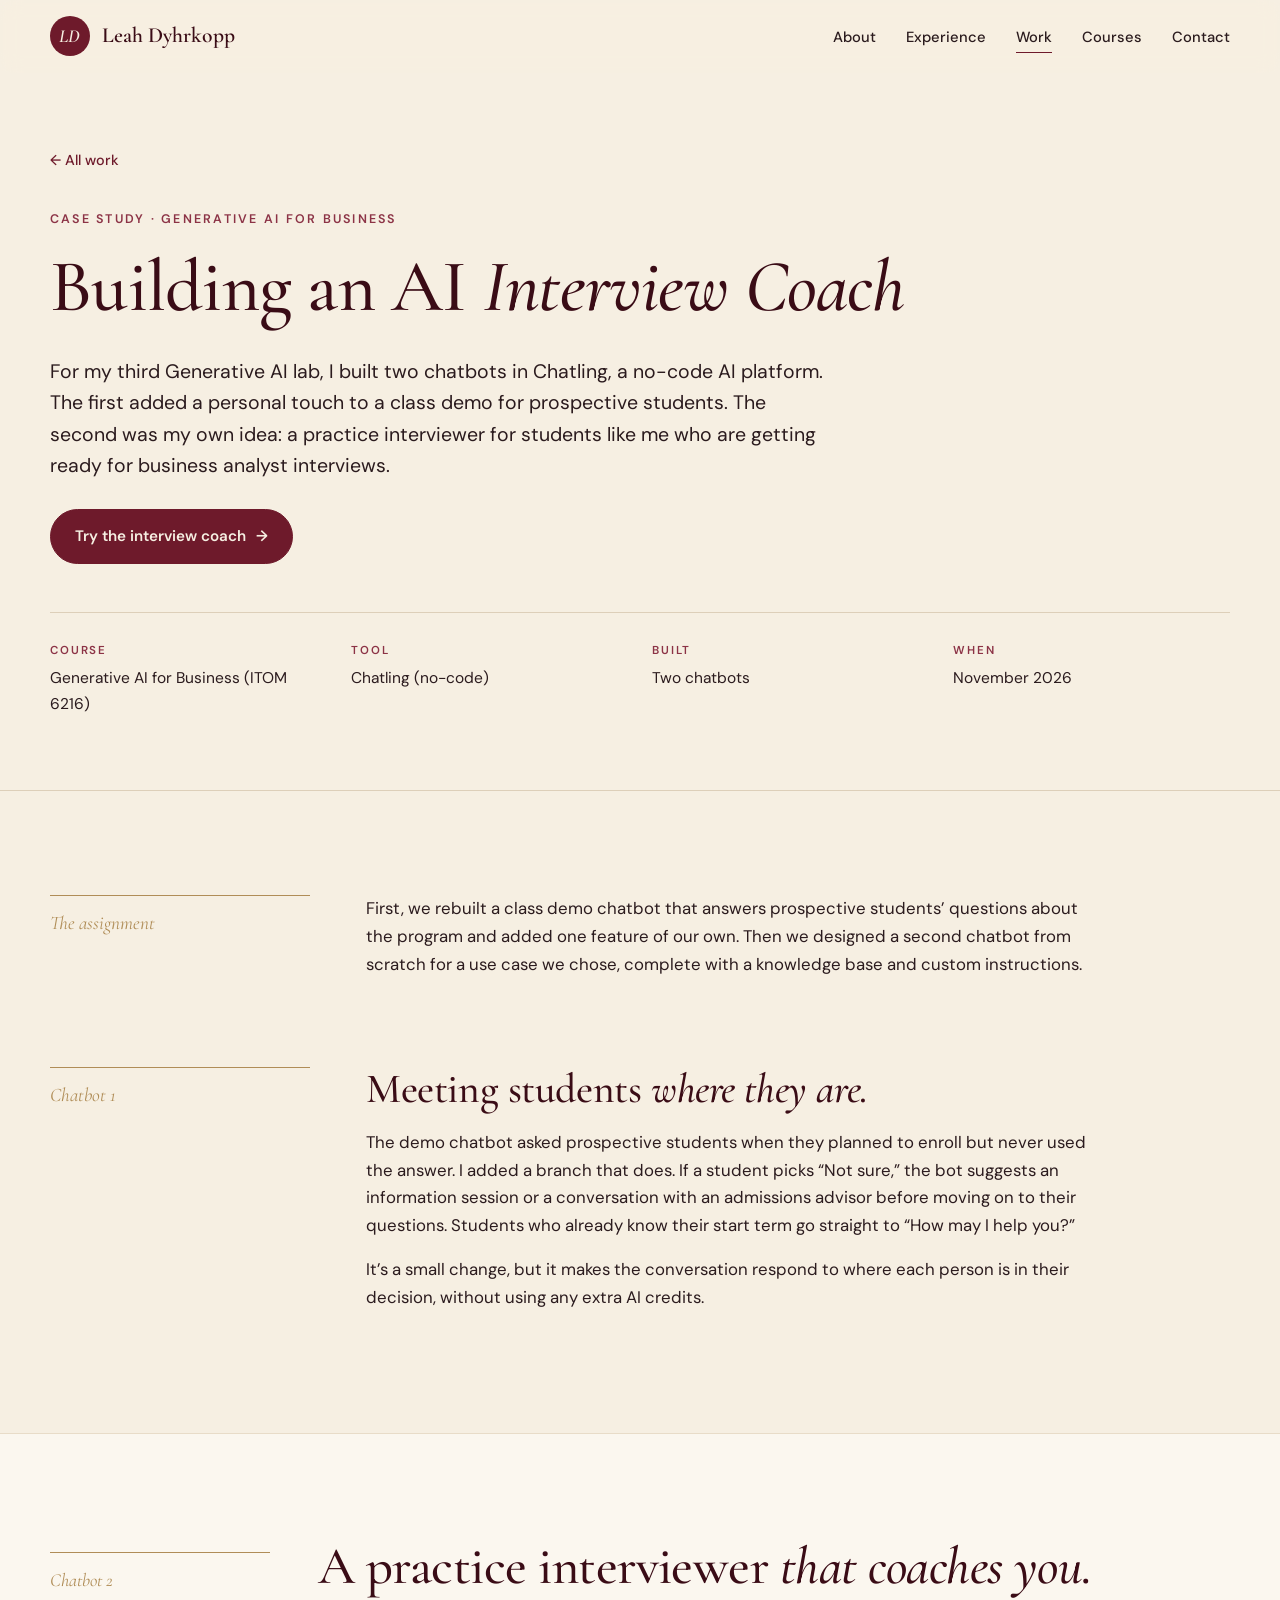
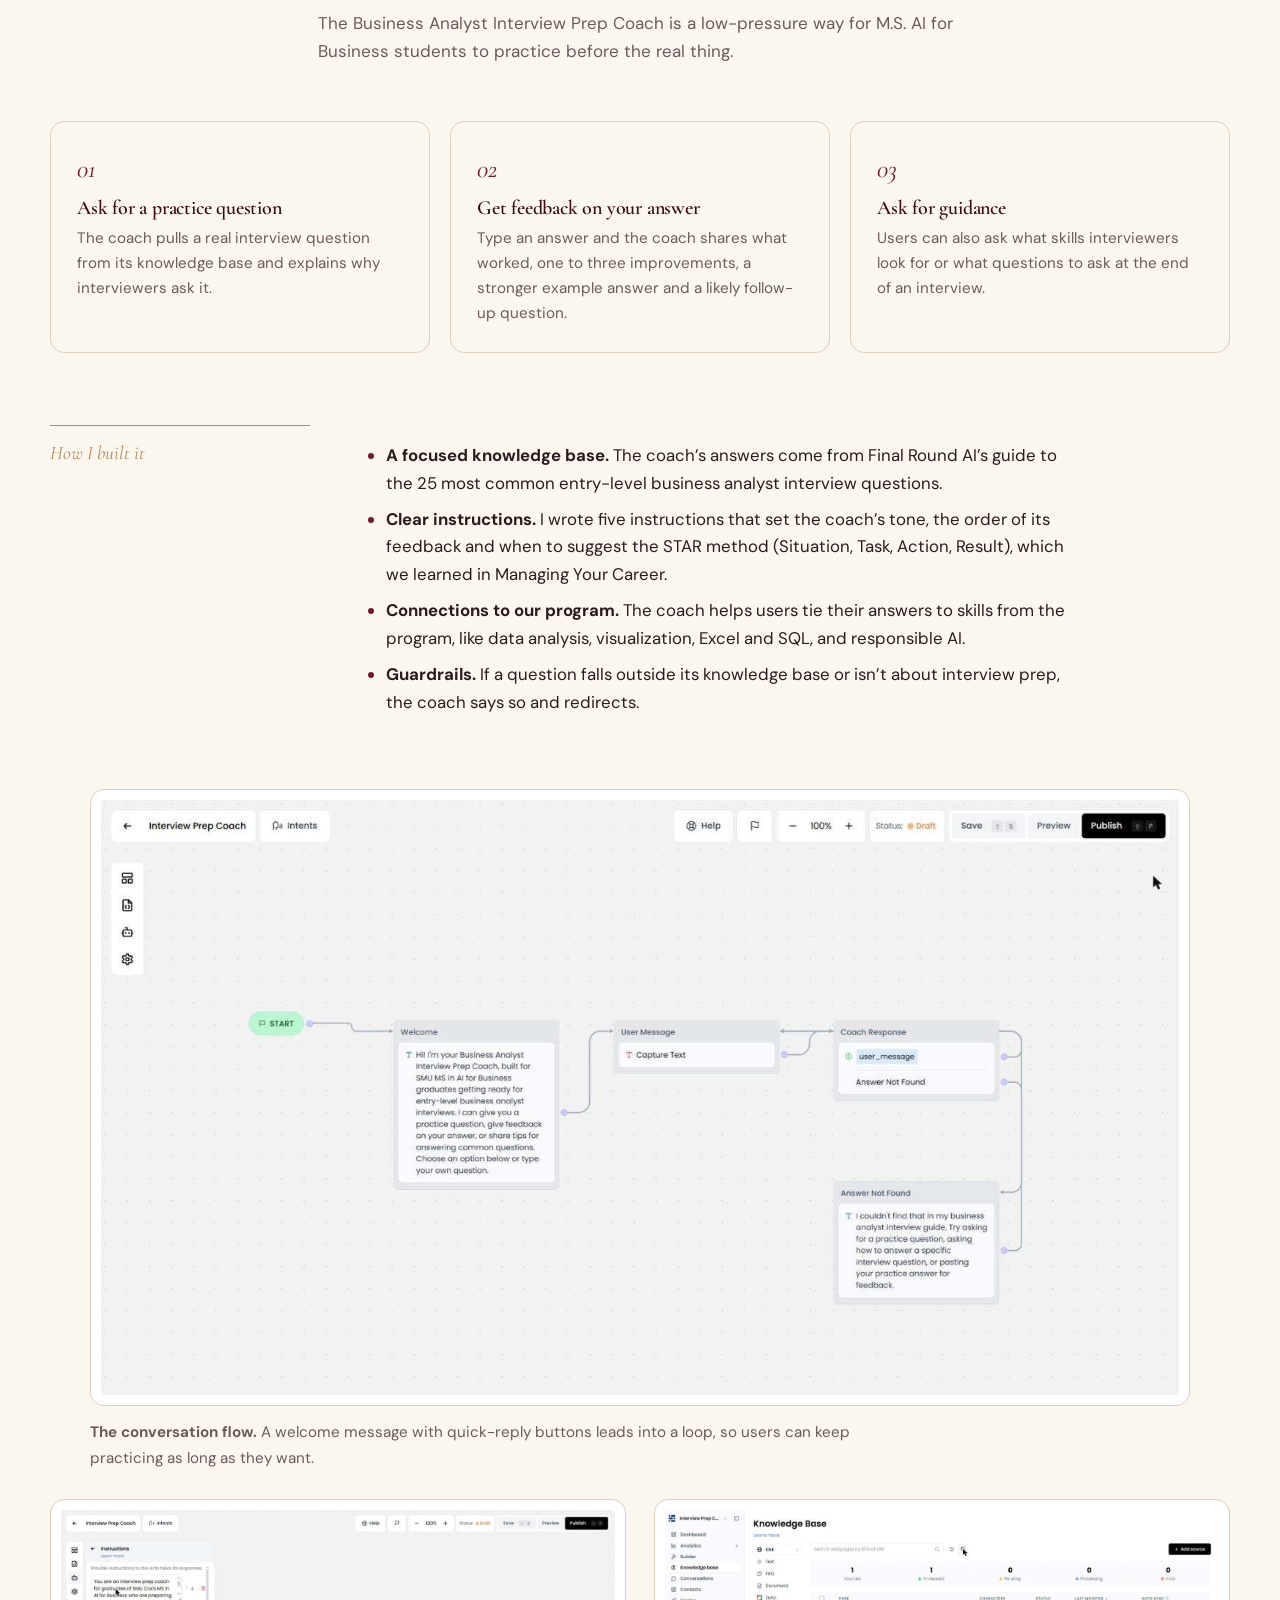
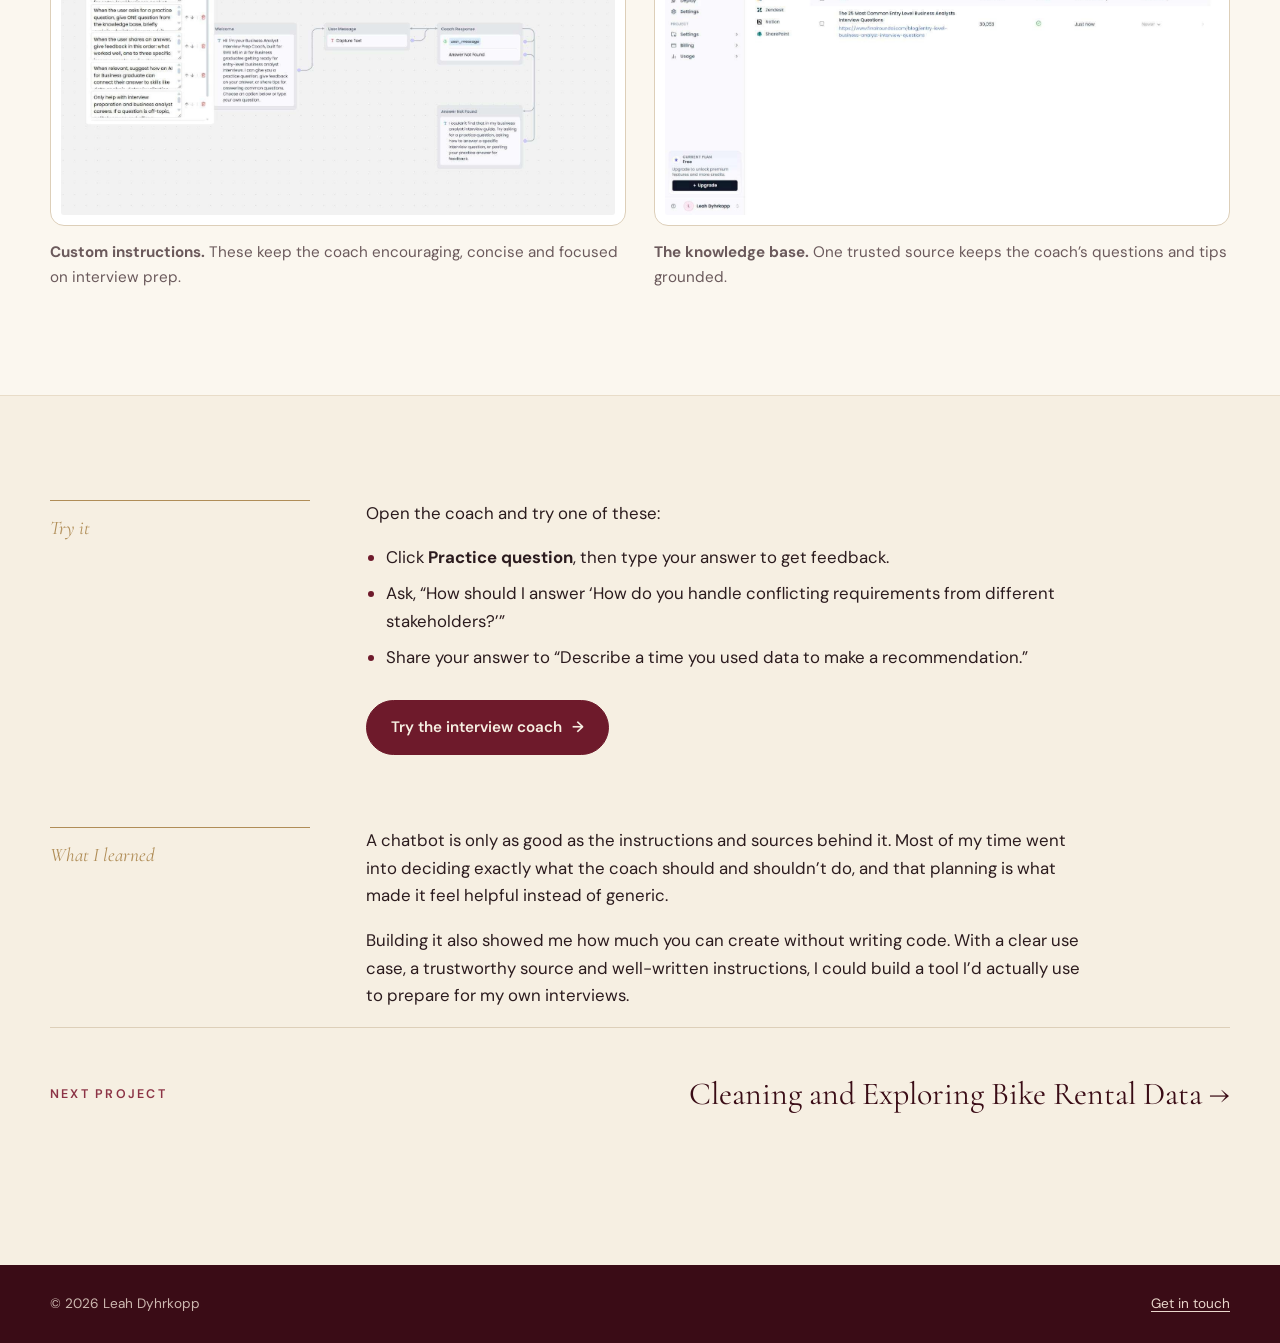
<file: ai-chatbot.html>
<!DOCTYPE html>
<html lang="en" class="no-js">
<head>
  <meta charset="utf-8">
  <meta name="viewport" content="width=device-width, initial-scale=1">
  <title>Building an AI Interview Coach · Leah Dyhrkopp</title>
  <meta name="description" content="A no-code chatbot built in Chatling that gives business analyst candidates practice questions and feedback on their answers.">
  <link rel="icon" href="favicon.svg" type="image/svg+xml">
  <link rel="preconnect" href="https://fonts.googleapis.com">
  <link rel="preconnect" href="https://fonts.gstatic.com" crossorigin>
  <link href="https://fonts.googleapis.com/css2?family=Cormorant+Garamond:ital,wght@0,400;0,500;0,600;1,400;1,500&family=DM+Sans:opsz,wght@9..40,400;9..40,500;9..40,600&display=swap" rel="stylesheet">
  <link rel="stylesheet" href="style.css">
</head>
<body>
  <a class="skip-link" href="#main">Skip to content</a>

  <header class="site-header">
    <nav class="nav wrap" aria-label="Main">
      <a class="brand" href="index.html">
        <span class="brand-mark" aria-hidden="true">LD</span>
        <span class="brand-name">Leah Dyhrkopp</span>
      </a>
      <button class="nav-toggle" aria-expanded="false" aria-controls="nav-links" aria-label="Open menu">
        <svg width="20" height="20" viewBox="0 0 20 20" fill="none" stroke="currentColor" stroke-width="1.6"><path d="M3 6h14M3 10h14M3 14h14"/></svg>
      </button>
      <ul class="nav-links" id="nav-links">
        <li><a href="index.html#about">About</a></li>
        <li><a href="index.html#experience">Experience</a></li>
        <li><a href="index.html#work" aria-current="page">Work</a></li>
        <li><a href="index.html#courses">Courses</a></li>
        <li><a href="index.html#contact">Contact</a></li>
      </ul>
    </nav>
  </header>

  <main id="main">
    <section class="project-hero">
      <div class="wrap">
        <a class="back-link" href="index.html#work">← All work</a>
        <p class="eyebrow">Case study · Generative AI for Business</p>
        <h1>Building an AI <em class="serif-italic">Interview Coach</em></h1>
        <p class="lede">For my third Generative AI lab, I built two chatbots in Chatling, a no-code AI platform. The first added a personal touch to a class demo for prospective students. The second was my own idea: a practice interviewer for students like me who are getting ready for business analyst interviews.</p>
        <div class="cta-row">
          <a class="btn btn-primary" href="https://share.chatling.ai/s/rKzu4Kw24UMzp4b" target="_blank" rel="noopener">Try the interview coach <span class="arrow" aria-hidden="true">→</span></a>
        </div>
        <dl class="meta-row">
          <div><dt>Course</dt><dd>Generative AI for Business (ITOM 6216)</dd></div>
          <div><dt>Tool</dt><dd>Chatling (no-code)</dd></div>
          <div><dt>Built</dt><dd>Two chatbots</dd></div>
          <div><dt>When</dt><dd>November 2026</dd></div>
        </dl>
      </div>
    </section>

    <section class="section">
      <div class="wrap">
        <div class="split reveal">
          <div class="split-label">The assignment</div>
          <div class="prose">
            <p>First, we rebuilt a class demo chatbot that answers prospective students’ questions about the program and added one feature of our own. Then we designed a second chatbot from scratch for a use case we chose, complete with a knowledge base and custom instructions.</p>
          </div>
        </div>

        <div class="split reveal">
          <div class="split-label">Chatbot 1</div>
          <div class="prose">
            <h2>Meeting students <em class="serif-italic">where they are.</em></h2>
            <p>The demo chatbot asked prospective students when they planned to enroll but never used the answer. I added a branch that does. If a student picks “Not sure,” the bot suggests an information session or a conversation with an admissions advisor before moving on to their questions. Students who already know their start term go straight to “How may I help you?”</p>
            <p>It’s a small change, but it makes the conversation respond to where each person is in their decision, without using any extra AI credits.</p>
          </div>
        </div>
      </div>
    </section>

    <section class="section section-alt">
      <div class="wrap">
        <div class="section-head reveal">
          <div class="section-num">Chatbot 2</div>
          <div>
            <h2>A practice interviewer <em class="serif-italic">that coaches you.</em></h2>
            <p>The Business Analyst Interview Prep Coach is a low-pressure way for M.S. AI for Business students to practice before the real thing.</p>
          </div>
        </div>

        <ol class="steps reveal">
          <li>
            <h4>Ask for a practice question</h4>
            <p>The coach pulls a real interview question from its knowledge base and explains why interviewers ask it.</p>
          </li>
          <li>
            <h4>Get feedback on your answer</h4>
            <p>Type an answer and the coach shares what worked, one to three improvements, a stronger example answer and a likely follow-up question.</p>
          </li>
          <li>
            <h4>Ask for guidance</h4>
            <p>Users can also ask what skills interviewers look for or what questions to ask at the end of an interview.</p>
          </li>
        </ol>

        <div class="split reveal" style="margin-top:72px">
          <div class="split-label">How I built it</div>
          <div class="prose">
            <ul>
              <li><strong>A focused knowledge base.</strong> The coach’s answers come from Final Round AI’s guide to the 25 most common entry-level business analyst interview questions.</li>
              <li><strong>Clear instructions.</strong> I wrote five instructions that set the coach’s tone, the order of its feedback and when to suggest the STAR method (Situation, Task, Action, Result), which we learned in Managing Your Career.</li>
              <li><strong>Connections to our program.</strong> The coach helps users tie their answers to skills from the program, like data analysis, visualization, Excel and SQL, and responsible AI.</li>
              <li><strong>Guardrails.</strong> If a question falls outside its knowledge base or isn’t about interview prep, the coach says so and redirects.</li>
            </ul>
          </div>
        </div>

        <figure class="figure-wide reveal" style="margin-top:56px">
          <img src="chatbot-canvas.jpg" alt="Chatling builder canvas for the interview coach, showing the welcome message, user input, AI response and fallback blocks connected in a loop" loading="lazy">
          <figcaption><strong>The conversation flow.</strong> A welcome message with quick-reply buttons leads into a loop, so users can keep practicing as long as they want.</figcaption>
        </figure>

        <div class="figure-row reveal" style="margin-top:28px">
          <figure class="figure-wide">
            <img src="chatbot-instructions.jpg" alt="Chatling instructions panel listing the coach’s custom instructions" loading="lazy">
            <figcaption><strong>Custom instructions.</strong> These keep the coach encouraging, concise and focused on interview prep.</figcaption>
          </figure>
          <figure class="figure-wide">
            <img src="chatbot-knowledge.jpg" alt="Chatling knowledge base page showing the Final Round AI interview guide as the coach’s source" loading="lazy">
            <figcaption><strong>The knowledge base.</strong> One trusted source keeps the coach’s questions and tips grounded.</figcaption>
          </figure>
        </div>
      </div>
    </section>

    <section class="section">
      <div class="wrap">
        <div class="split reveal">
          <div class="split-label">Try it</div>
          <div class="prose">
            <p>Open the coach and try one of these:</p>
            <ul>
              <li>Click <strong>Practice question</strong>, then type your answer to get feedback.</li>
              <li>Ask, “How should I answer ‘How do you handle conflicting requirements from different stakeholders?’”</li>
              <li>Share your answer to “Describe a time you used data to make a recommendation.”</li>
            </ul>
            <div class="cta-row">
              <a class="btn btn-primary" href="https://share.chatling.ai/s/rKzu4Kw24UMzp4b" target="_blank" rel="noopener">Try the interview coach <span class="arrow" aria-hidden="true">→</span></a>
            </div>
          </div>
        </div>

        <div class="split reveal">
          <div class="split-label">What I learned</div>
          <div class="prose">
            <p>A chatbot is only as good as the instructions and sources behind it. Most of my time went into deciding exactly what the coach should and shouldn’t do, and that planning is what made it feel helpful instead of generic.</p>
            <p>Building it also showed me how much you can create without writing code. With a clear use case, a trustworthy source and well-written instructions, I could build a tool I’d actually use to prepare for my own interviews.</p>
          </div>
        </div>

        <div class="next-project">
          <span class="eyebrow" style="margin:0">Next project</span>
          <a class="title" href="bike-rentals.html">Cleaning and Exploring Bike Rental Data →</a>
        </div>
      </div>
    </section>
  </main>

  <footer class="site-footer">
    <div class="wrap">
      <span>© <span data-year>2026</span> Leah Dyhrkopp</span>
      <a href="index.html#contact">Get in touch</a>
    </div>
  </footer>

  <script src="main.js"></script>
</body>
</html>
</file>
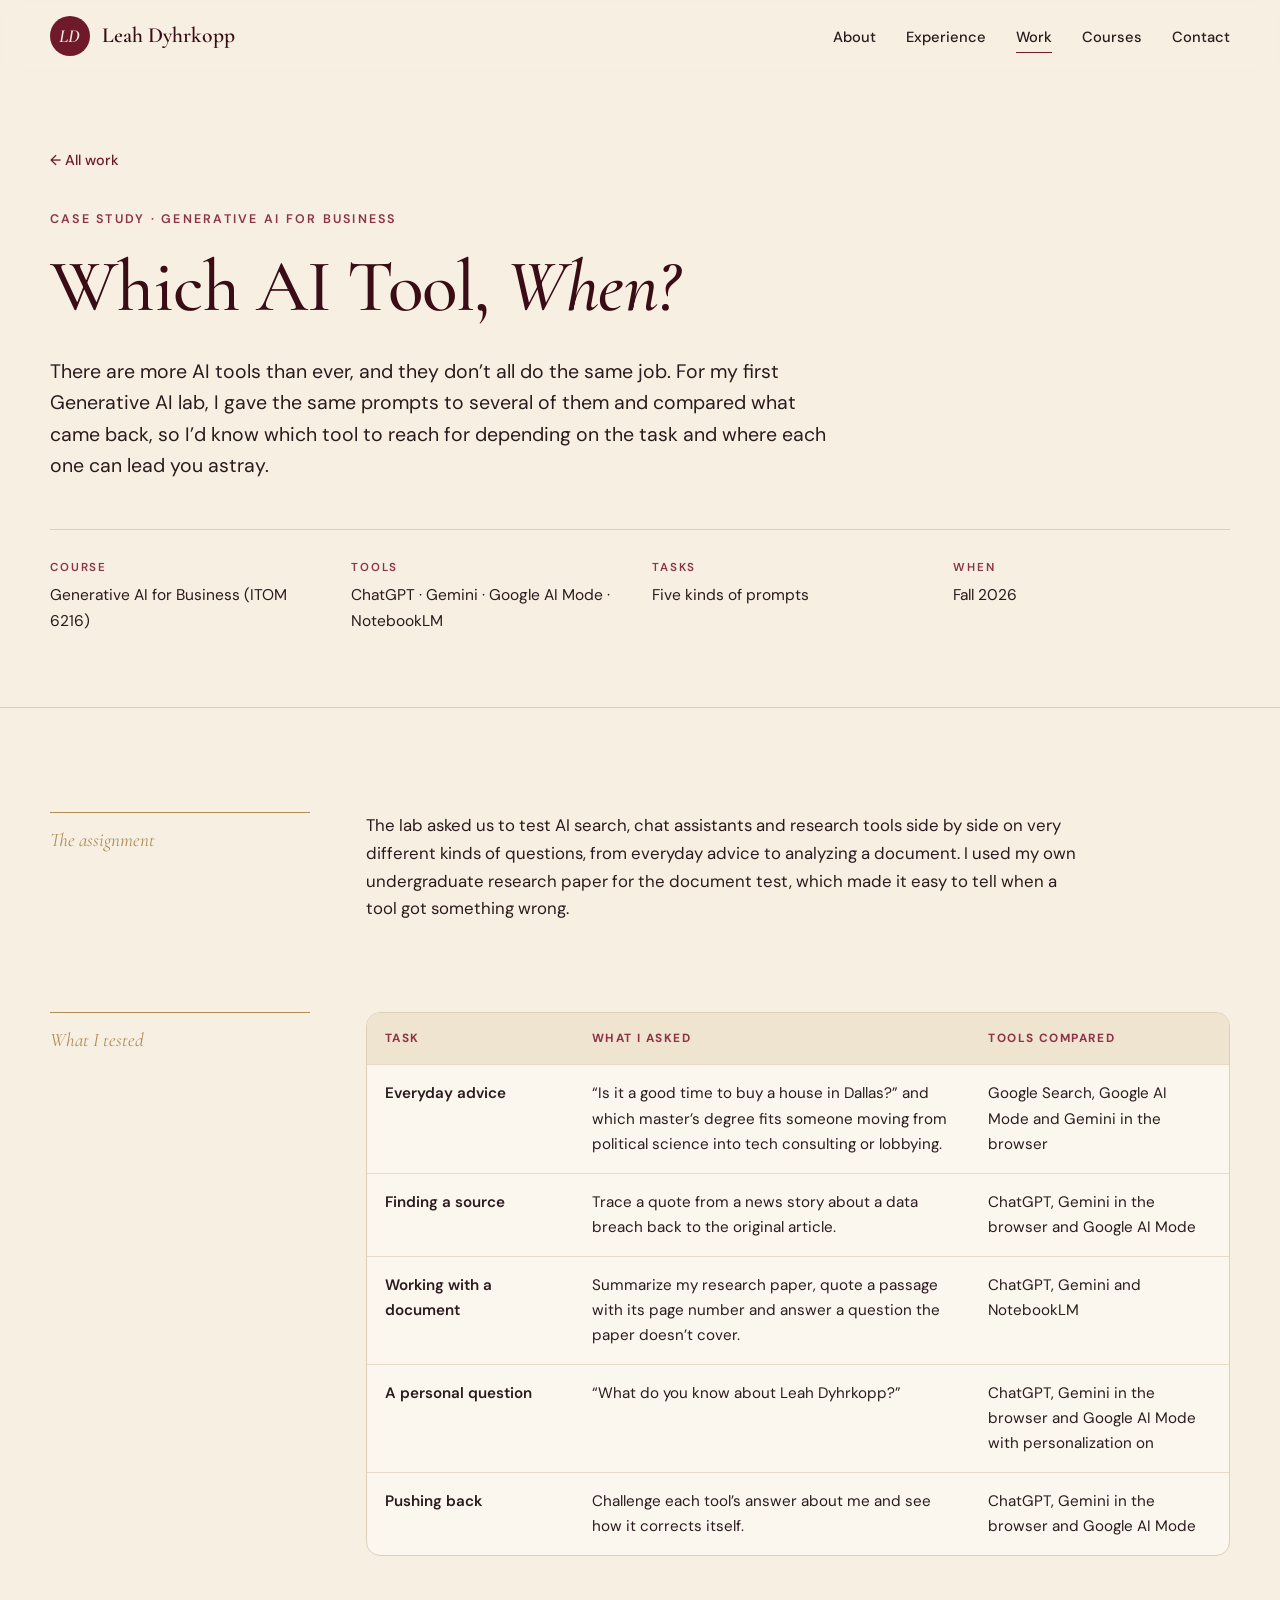
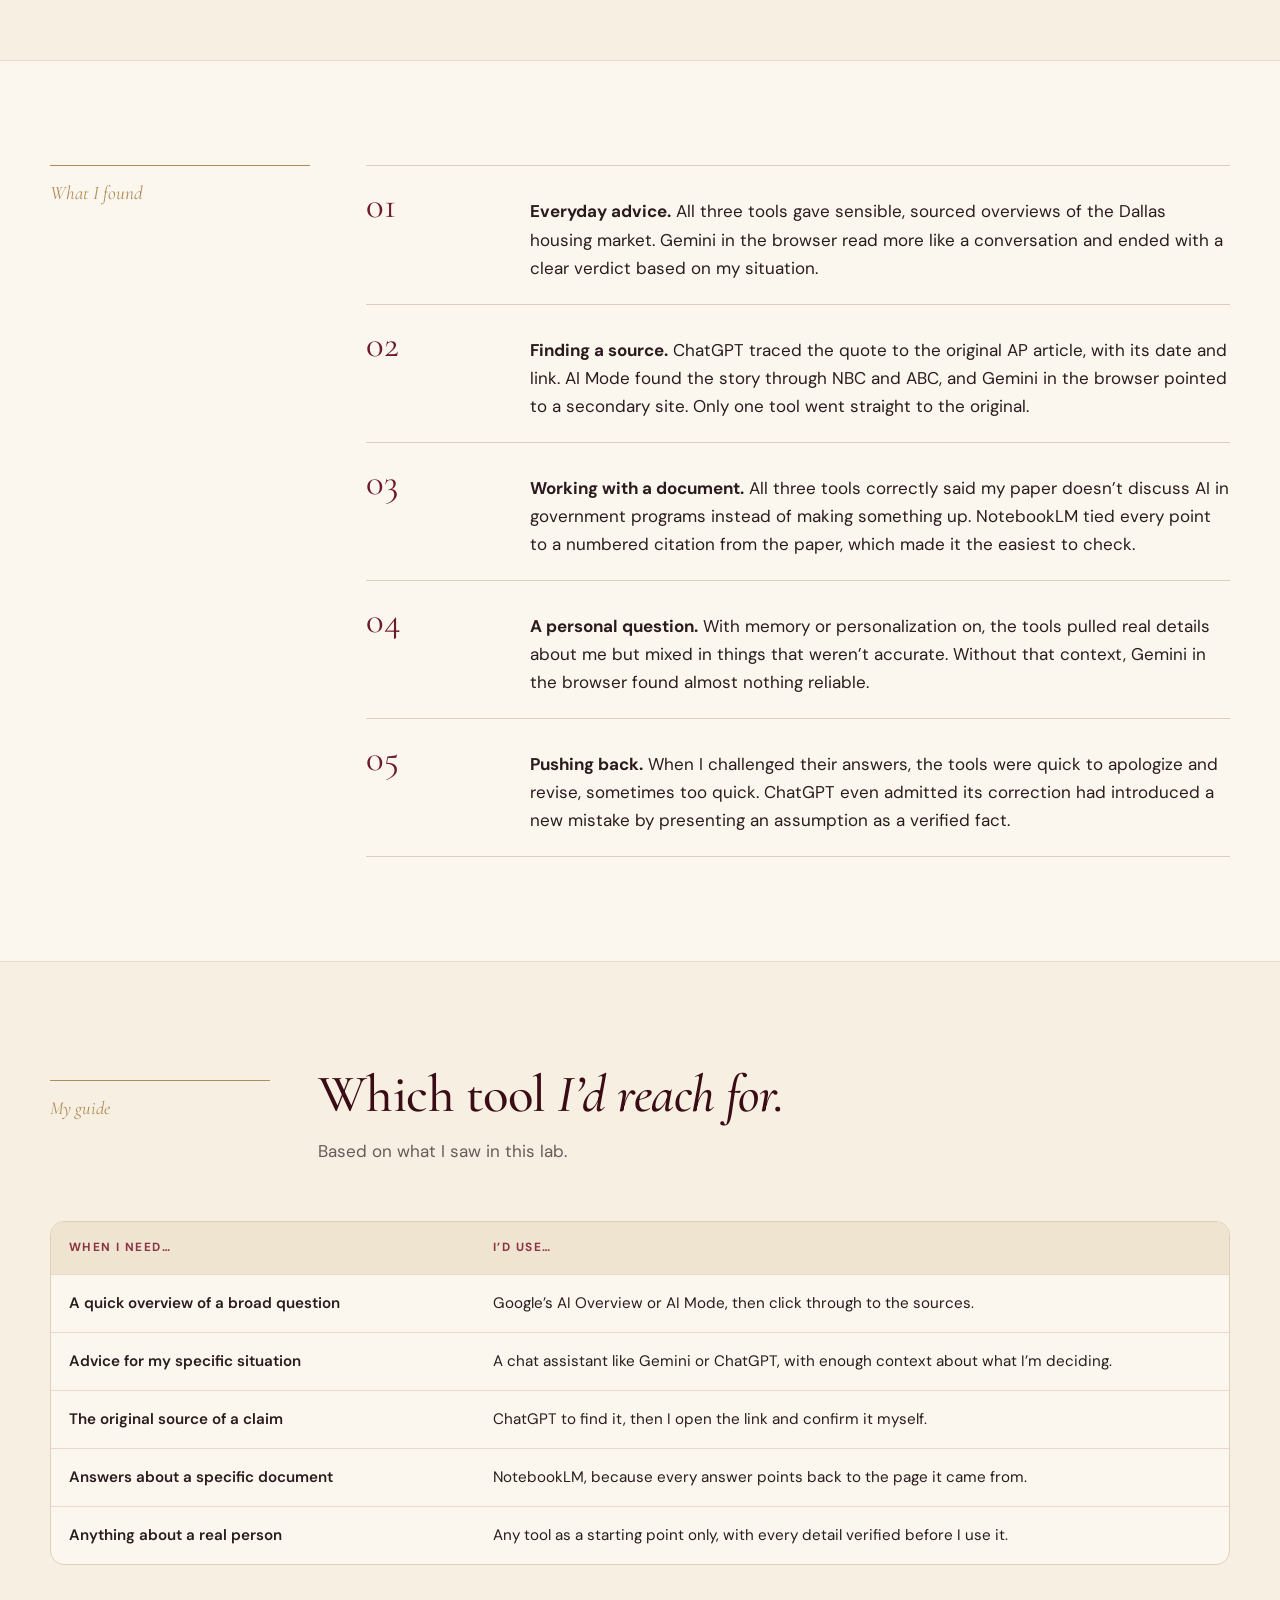
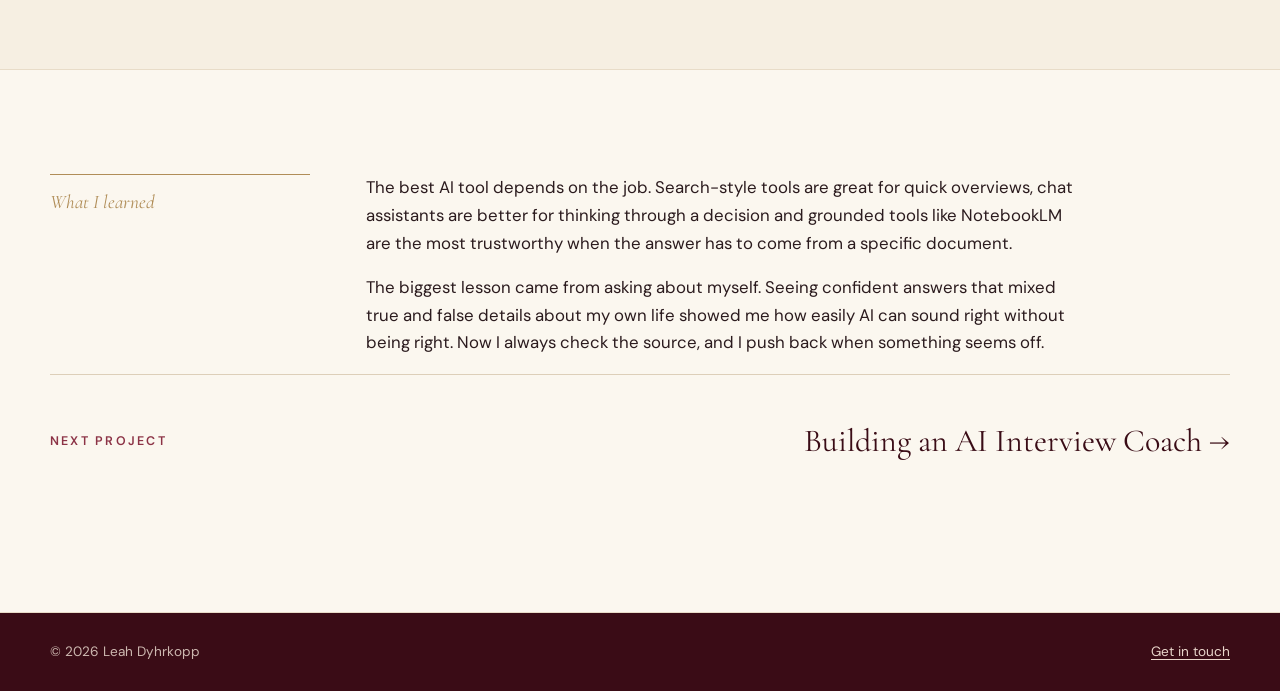
<file: ai-tool-comparison.html>
<!DOCTYPE html>
<html lang="en" class="no-js">
<head>
  <meta charset="utf-8">
  <meta name="viewport" content="width=device-width, initial-scale=1">
  <title>Which AI Tool, When? · Leah Dyhrkopp</title>
  <meta name="description" content="Comparing ChatGPT, Gemini, Google AI Mode and NotebookLM on the same prompts to learn which tool fits which task.">
  <link rel="icon" href="favicon.svg" type="image/svg+xml">
  <link rel="preconnect" href="https://fonts.googleapis.com">
  <link rel="preconnect" href="https://fonts.gstatic.com" crossorigin>
  <link href="https://fonts.googleapis.com/css2?family=Cormorant+Garamond:ital,wght@0,400;0,500;0,600;1,400;1,500&family=DM+Sans:opsz,wght@9..40,400;9..40,500;9..40,600&display=swap" rel="stylesheet">
  <link rel="stylesheet" href="style.css">
</head>
<body>
  <a class="skip-link" href="#main">Skip to content</a>

  <header class="site-header">
    <nav class="nav wrap" aria-label="Main">
      <a class="brand" href="index.html">
        <span class="brand-mark" aria-hidden="true">LD</span>
        <span class="brand-name">Leah Dyhrkopp</span>
      </a>
      <button class="nav-toggle" aria-expanded="false" aria-controls="nav-links" aria-label="Open menu">
        <svg width="20" height="20" viewBox="0 0 20 20" fill="none" stroke="currentColor" stroke-width="1.6"><path d="M3 6h14M3 10h14M3 14h14"/></svg>
      </button>
      <ul class="nav-links" id="nav-links">
        <li><a href="index.html#about">About</a></li>
        <li><a href="index.html#experience">Experience</a></li>
        <li><a href="index.html#work" aria-current="page">Work</a></li>
        <li><a href="index.html#courses">Courses</a></li>
        <li><a href="index.html#contact">Contact</a></li>
      </ul>
    </nav>
  </header>

  <main id="main">
    <section class="project-hero">
      <div class="wrap">
        <a class="back-link" href="index.html#work">← All work</a>
        <p class="eyebrow">Case study · Generative AI for Business</p>
        <h1>Which AI Tool, <em class="serif-italic">When?</em></h1>
        <p class="lede">There are more AI tools than ever, and they don’t all do the same job. For my first Generative AI lab, I gave the same prompts to several of them and compared what came back, so I’d know which tool to reach for depending on the task and where each one can lead you astray.</p>
        <dl class="meta-row">
          <div><dt>Course</dt><dd>Generative AI for Business (ITOM 6216)</dd></div>
          <div><dt>Tools</dt><dd>ChatGPT · Gemini · Google AI Mode · NotebookLM</dd></div>
          <div><dt>Tasks</dt><dd>Five kinds of prompts</dd></div>
          <div><dt>When</dt><dd>Fall 2026</dd></div>
        </dl>
      </div>
    </section>

    <section class="section">
      <div class="wrap">
        <div class="split reveal">
          <div class="split-label">The assignment</div>
          <div class="prose">
            <p>The lab asked us to test AI search, chat assistants and research tools side by side on very different kinds of questions, from everyday advice to analyzing a document. I used my own undergraduate research paper for the document test, which made it easy to tell when a tool got something wrong.</p>
          </div>
        </div>

        <div class="split reveal">
          <div class="split-label">What I tested</div>
          <div class="tbl-wrap">
            <table class="info-table">
              <tr><th style="width:24%">Task</th><th>What I asked</th><th style="width:30%">Tools compared</th></tr>
              <tr><td class="task">Everyday advice</td><td>“Is it a good time to buy a house in Dallas?” and which master’s degree fits someone moving from political science into tech consulting or lobbying.</td><td>Google Search, Google AI Mode and Gemini in the browser</td></tr>
              <tr><td class="task">Finding a source</td><td>Trace a quote from a news story about a data breach back to the original article.</td><td>ChatGPT, Gemini in the browser and Google AI Mode</td></tr>
              <tr><td class="task">Working with a document</td><td>Summarize my research paper, quote a passage with its page number and answer a question the paper doesn’t cover.</td><td>ChatGPT, Gemini and NotebookLM</td></tr>
              <tr><td class="task">A personal question</td><td>“What do you know about Leah Dyhrkopp?”</td><td>ChatGPT, Gemini in the browser and Google AI Mode with personalization on</td></tr>
              <tr><td class="task">Pushing back</td><td>Challenge each tool’s answer about me and see how it corrects itself.</td><td>ChatGPT, Gemini in the browser and Google AI Mode</td></tr>
            </table>
          </div>
        </div>
      </div>
    </section>

    <section class="section section-alt">
      <div class="wrap">
        <div class="split reveal">
          <div class="split-label">What I found</div>
          <div>
            <ul class="findings">
              <li><span class="big">01</span><p><strong>Everyday advice.</strong> All three tools gave sensible, sourced overviews of the Dallas housing market. Gemini in the browser read more like a conversation and ended with a clear verdict based on my situation.</p></li>
              <li><span class="big">02</span><p><strong>Finding a source.</strong> ChatGPT traced the quote to the original AP article, with its date and link. AI Mode found the story through NBC and ABC, and Gemini in the browser pointed to a secondary site. Only one tool went straight to the original.</p></li>
              <li><span class="big">03</span><p><strong>Working with a document.</strong> All three tools correctly said my paper doesn’t discuss AI in government programs instead of making something up. NotebookLM tied every point to a numbered citation from the paper, which made it the easiest to check.</p></li>
              <li><span class="big">04</span><p><strong>A personal question.</strong> With memory or personalization on, the tools pulled real details about me but mixed in things that weren’t accurate. Without that context, Gemini in the browser found almost nothing reliable.</p></li>
              <li><span class="big">05</span><p><strong>Pushing back.</strong> When I challenged their answers, the tools were quick to apologize and revise, sometimes too quick. ChatGPT even admitted its correction had introduced a new mistake by presenting an assumption as a verified fact.</p></li>
            </ul>
          </div>
        </div>
      </div>
    </section>

    <section class="section">
      <div class="wrap">
        <div class="section-head reveal">
          <div class="section-num">My guide</div>
          <div>
            <h2>Which tool <em class="serif-italic">I’d reach for.</em></h2>
            <p>Based on what I saw in this lab.</p>
          </div>
        </div>
        <div class="tbl-wrap reveal">
          <table class="info-table">
            <tr><th style="width:36%">When I need…</th><th>I’d use…</th></tr>
            <tr><td class="task">A quick overview of a broad question</td><td>Google’s AI Overview or AI Mode, then click through to the sources.</td></tr>
            <tr><td class="task">Advice for my specific situation</td><td>A chat assistant like Gemini or ChatGPT, with enough context about what I’m deciding.</td></tr>
            <tr><td class="task">The original source of a claim</td><td>ChatGPT to find it, then I open the link and confirm it myself.</td></tr>
            <tr><td class="task">Answers about a specific document</td><td>NotebookLM, because every answer points back to the page it came from.</td></tr>
            <tr><td class="task">Anything about a real person</td><td>Any tool as a starting point only, with every detail verified before I use it.</td></tr>
          </table>
        </div>
      </div>
    </section>

    <section class="section section-alt">
      <div class="wrap">
        <div class="split reveal">
          <div class="split-label">What I learned</div>
          <div class="prose">
            <p>The best AI tool depends on the job. Search-style tools are great for quick overviews, chat assistants are better for thinking through a decision and grounded tools like NotebookLM are the most trustworthy when the answer has to come from a specific document.</p>
            <p>The biggest lesson came from asking about myself. Seeing confident answers that mixed true and false details about my own life showed me how easily AI can sound right without being right. Now I always check the source, and I push back when something seems off.</p>
          </div>
        </div>

        <div class="next-project">
          <span class="eyebrow" style="margin:0">Next project</span>
          <a class="title" href="ai-chatbot.html">Building an AI Interview Coach →</a>
        </div>
      </div>
    </section>
  </main>

  <footer class="site-footer">
    <div class="wrap">
      <span>© <span data-year>2026</span> Leah Dyhrkopp</span>
      <a href="index.html#contact">Get in touch</a>
    </div>
  </footer>

  <script src="main.js"></script>
</body>
</html>
</file>
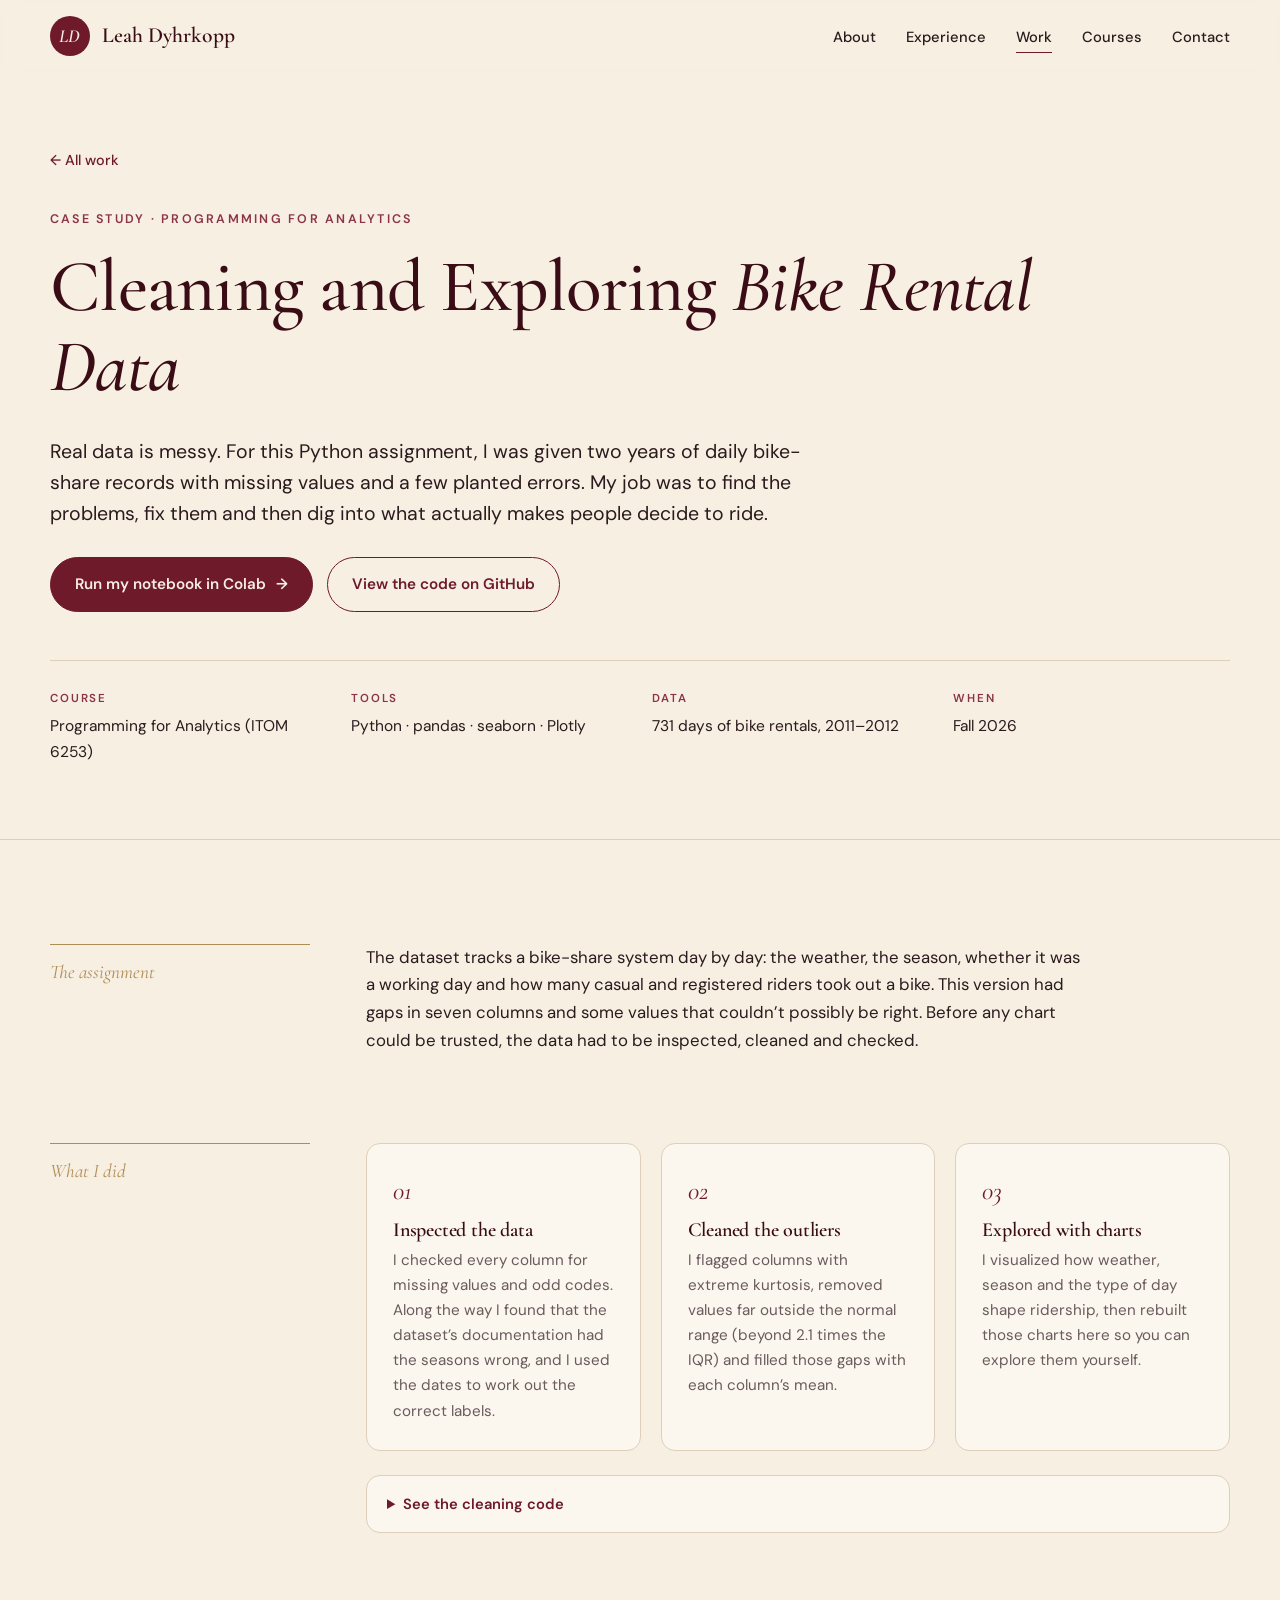
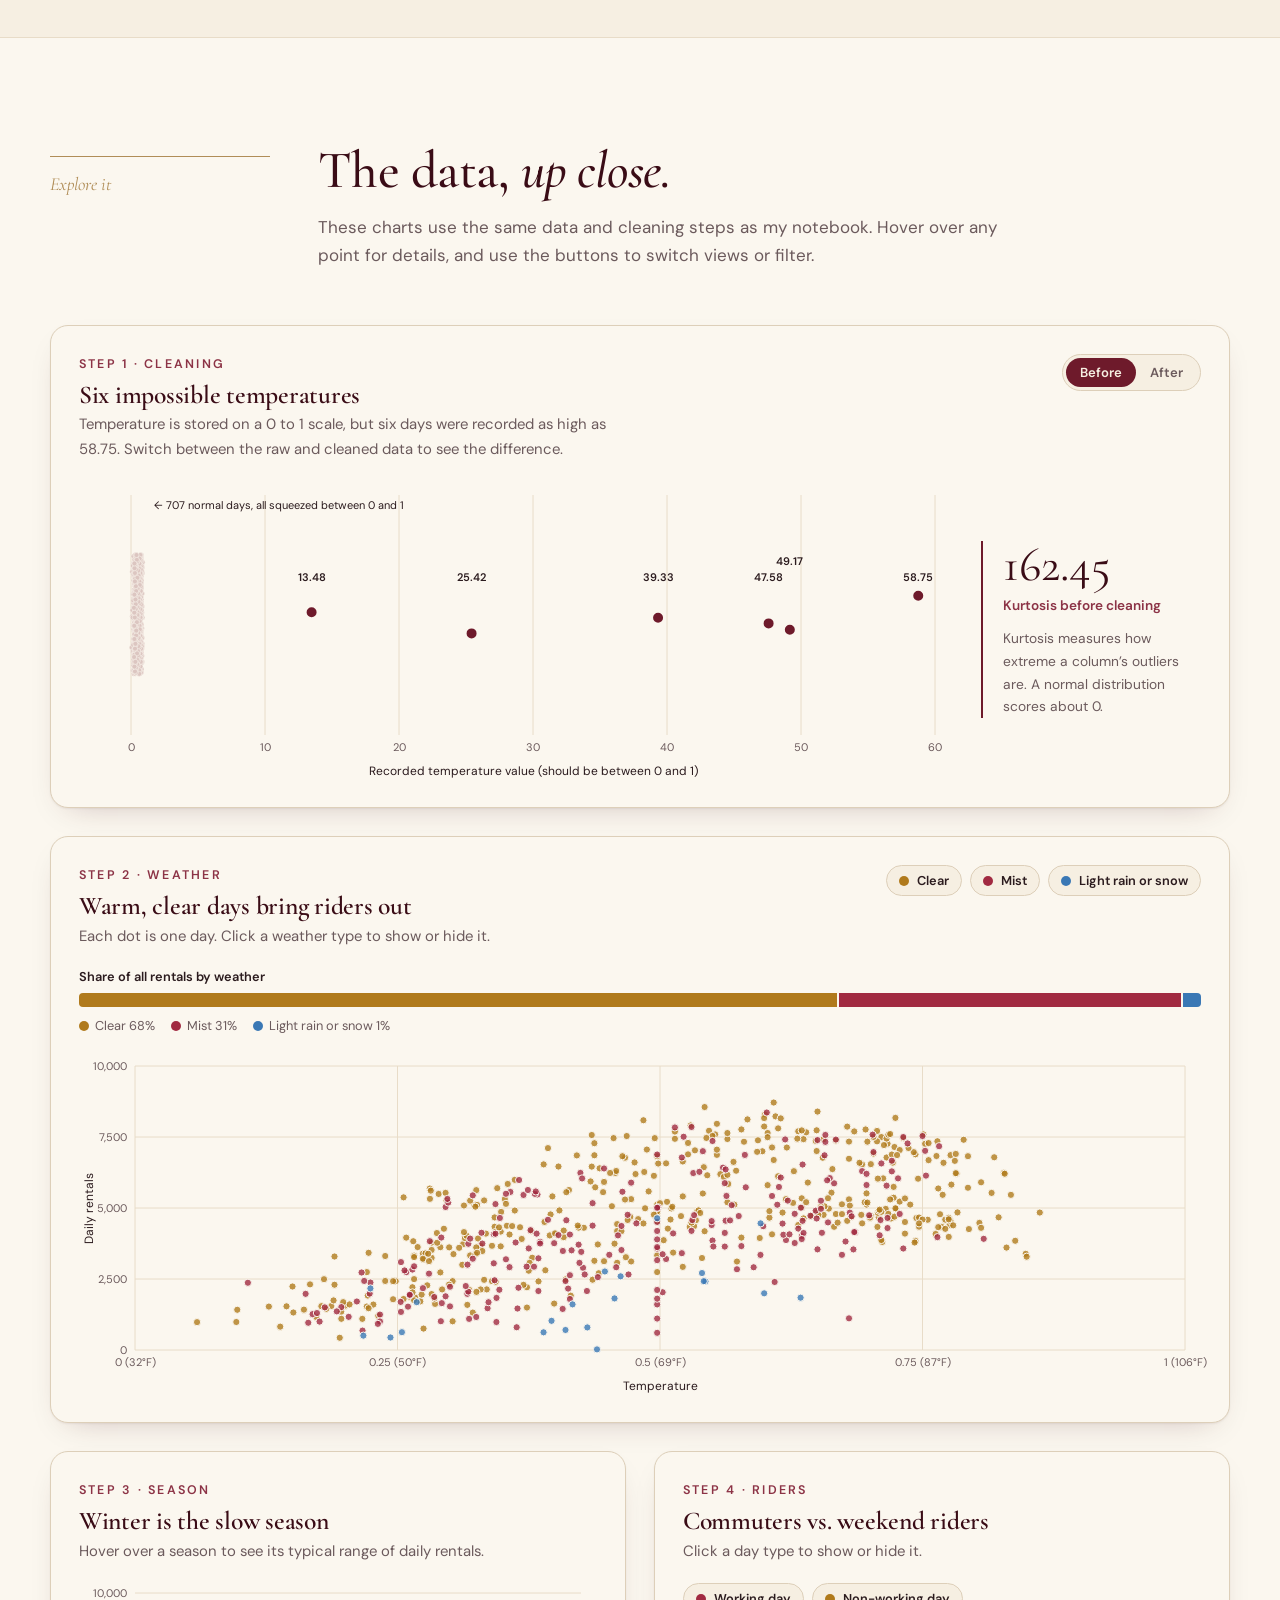
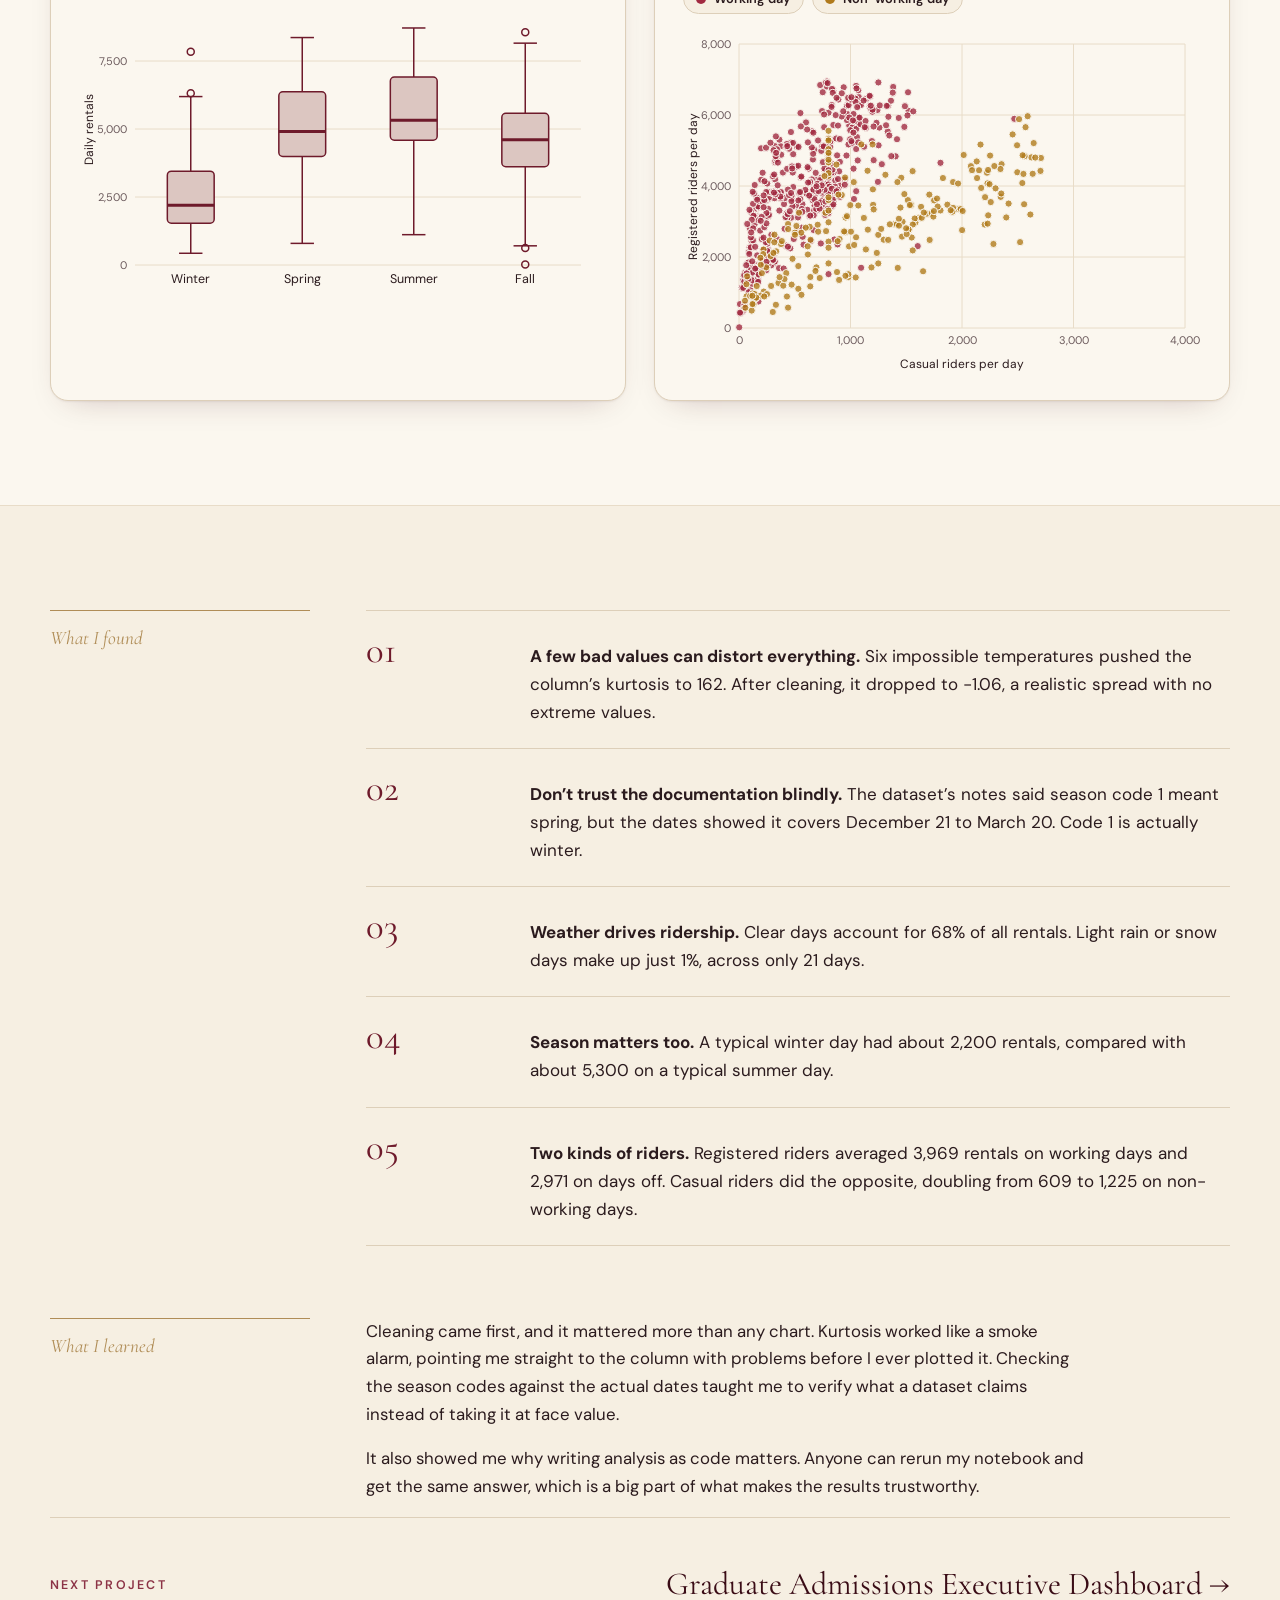
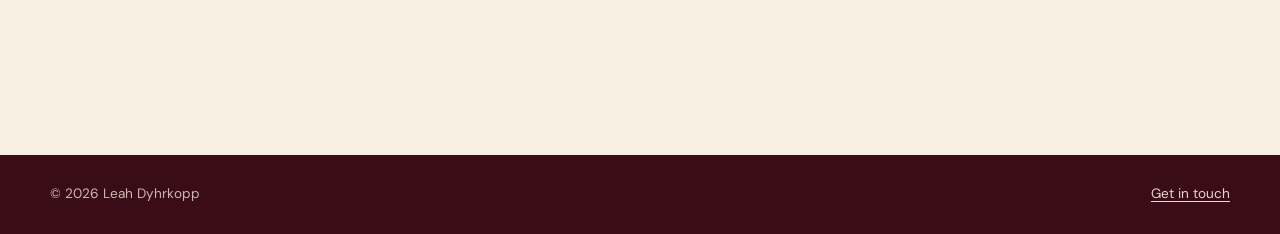
<file: bike-rentals.html>
<!DOCTYPE html>
<html lang="en" class="no-js">
<head>
  <meta charset="utf-8">
  <meta name="viewport" content="width=device-width, initial-scale=1">
  <title>Cleaning and Exploring Bike Rental Data · Leah Dyhrkopp</title>
  <meta name="description" content="A Python notebook that cleans a messy bike rental dataset and explores what drives daily ridership, with interactive charts.">
  <link rel="icon" href="favicon.svg" type="image/svg+xml">
  <link rel="preconnect" href="https://fonts.googleapis.com">
  <link rel="preconnect" href="https://fonts.gstatic.com" crossorigin>
  <link href="https://fonts.googleapis.com/css2?family=Cormorant+Garamond:ital,wght@0,400;0,500;0,600;1,400;1,500&family=DM+Sans:opsz,wght@9..40,400;9..40,500;9..40,600&display=swap" rel="stylesheet">
  <link rel="stylesheet" href="style.css">
</head>
<body>
  <a class="skip-link" href="#main">Skip to content</a>

  <header class="site-header">
    <nav class="nav wrap" aria-label="Main">
      <a class="brand" href="index.html">
        <span class="brand-mark" aria-hidden="true">LD</span>
        <span class="brand-name">Leah Dyhrkopp</span>
      </a>
      <button class="nav-toggle" aria-expanded="false" aria-controls="nav-links" aria-label="Open menu">
        <svg width="20" height="20" viewBox="0 0 20 20" fill="none" stroke="currentColor" stroke-width="1.6"><path d="M3 6h14M3 10h14M3 14h14"/></svg>
      </button>
      <ul class="nav-links" id="nav-links">
        <li><a href="index.html#about">About</a></li>
        <li><a href="index.html#experience">Experience</a></li>
        <li><a href="index.html#work" aria-current="page">Work</a></li>
        <li><a href="index.html#courses">Courses</a></li>
        <li><a href="index.html#contact">Contact</a></li>
      </ul>
    </nav>
  </header>

  <main id="main">
    <section class="project-hero">
      <div class="wrap">
        <a class="back-link" href="index.html#work">← All work</a>
        <p class="eyebrow">Case study · Programming for Analytics</p>
        <h1>Cleaning and Exploring <em class="serif-italic">Bike Rental Data</em></h1>
        <p class="lede">Real data is messy. For this Python assignment, I was given two years of daily bike-share records with missing values and a few planted errors. My job was to find the problems, fix them and then dig into what actually makes people decide to ride.</p>
        <div class="cta-row">
          <a class="btn btn-primary" href="https://colab.research.google.com/github/leahdyhrkopp1/LeahDyhrkopp/blob/main/bike-rentals-hw5.ipynb" target="_blank" rel="noopener">Run my notebook in Colab <span class="arrow" aria-hidden="true">→</span></a>
          <a class="btn btn-ghost" href="https://github.com/leahdyhrkopp1/LeahDyhrkopp/blob/main/bike-rentals-hw5.ipynb" target="_blank" rel="noopener">View the code on GitHub</a>
        </div>
        <dl class="meta-row">
          <div><dt>Course</dt><dd>Programming for Analytics (ITOM 6253)</dd></div>
          <div><dt>Tools</dt><dd>Python · pandas · seaborn · Plotly</dd></div>
          <div><dt>Data</dt><dd>731 days of bike rentals, 2011–2012</dd></div>
          <div><dt>When</dt><dd>Fall 2026</dd></div>
        </dl>
      </div>
    </section>

    <section class="section">
      <div class="wrap">
        <div class="split reveal">
          <div class="split-label">The assignment</div>
          <div class="prose">
            <p>The dataset tracks a bike-share system day by day: the weather, the season, whether it was a working day and how many casual and registered riders took out a bike. This version had gaps in seven columns and some values that couldn’t possibly be right. Before any chart could be trusted, the data had to be inspected, cleaned and checked.</p>
          </div>
        </div>

        <div class="split reveal">
          <div class="split-label">What I did</div>
          <div>
            <ol class="steps">
              <li>
                <h4>Inspected the data</h4>
                <p>I checked every column for missing values and odd codes. Along the way I found that the dataset’s documentation had the seasons wrong, and I used the dates to work out the correct labels.</p>
              </li>
              <li>
                <h4>Cleaned the outliers</h4>
                <p>I flagged columns with extreme kurtosis, removed values far outside the normal range (beyond 2.1 times the IQR) and filled those gaps with each column’s mean.</p>
              </li>
              <li>
                <h4>Explored with charts</h4>
                <p>I visualized how weather, season and the type of day shape ridership, then rebuilt those charts here so you can explore them yourself.</p>
              </li>
            </ol>

            <details class="code-details">
              <summary>See the cleaning code</summary>
<pre class="code-block"><code><span class="c"># Flag outliers beyond 2.1 × IQR and replace them with missing values</span>
for col in cont_cols:
    q1 = df[col].quantile(0.25)
    q3 = df[col].quantile(0.75)
    iqr = q3 - q1
    lower = q1 - 2.1 * iqr
    upper = q3 + 2.1 * iqr
    is_outlier = (df[col] &lt; lower) | (df[col] &gt; upper)
    if is_outlier.sum() &gt; 0:
        df.loc[is_outlier, col] = np.nan
        outlier_counts[col] = int(is_outlier.sum())

<span class="c"># Fill only the columns that had outliers, using each column's new mean</span>
for col in outlier_counts:
    df[col] = df[col].fillna(df[col].mean())</code></pre>
            </details>
          </div>
        </div>
      </div>
    </section>

    <section class="section section-alt" id="explore">
      <div class="wrap">
        <div class="section-head reveal">
          <div class="section-num">Explore it</div>
          <div>
            <h2>The data, <em class="serif-italic">up close.</em></h2>
            <p>These charts use the same data and cleaning steps as my notebook. Hover over any point for details, and use the buttons to switch views or filter.</p>
          </div>
        </div>

        <div class="viz-stack">
          <div class="viz-card reveal">
            <div class="viz-head">
              <div>
                <p class="eyebrow">Step 1 · Cleaning</p>
                <h3>Six impossible temperatures</h3>
                <p>Temperature is stored on a 0 to 1 scale, but six days were recorded as high as 58.75. Switch between the raw and cleaned data to see the difference.</p>
              </div>
              <div class="seg" role="group" aria-label="Before or after cleaning">
                <button type="button" data-clean="before" aria-pressed="true">Before</button>
                <button type="button" data-clean="after" aria-pressed="false">After</button>
              </div>
            </div>
            <div class="viz-body viz-body-side">
              <div class="chart" id="chart-clean"></div>
              <div class="viz-stat">
                <div class="num" id="clean-kurt">162.45</div>
                <div class="label" id="clean-kurt-label">Kurtosis before cleaning</div>
                <p>Kurtosis measures how extreme a column’s outliers are. A normal distribution scores about 0.</p>
              </div>
            </div>
          </div>

          <div class="viz-card reveal">
            <div class="viz-head">
              <div>
                <p class="eyebrow">Step 2 · Weather</p>
                <h3>Warm, clear days bring riders out</h3>
                <p>Each dot is one day. Click a weather type to show or hide it.</p>
              </div>
              <div class="legend" id="legend-temp" aria-label="Filter by weather"></div>
            </div>
            <div class="share-wrap">
              <p class="share-title">Share of all rentals by weather</p>
              <div class="share-bar" id="weather-share"></div>
              <div class="share-labels" id="weather-share-labels"></div>
            </div>
            <div class="chart" id="chart-temp"></div>
          </div>

          <div class="viz-row">
            <div class="viz-card reveal">
              <div class="viz-head">
                <div>
                  <p class="eyebrow">Step 3 · Season</p>
                  <h3>Winter is the slow season</h3>
                  <p>Hover over a season to see its typical range of daily rentals.</p>
                </div>
              </div>
              <div class="chart" id="chart-season"></div>
            </div>

            <div class="viz-card reveal">
              <div class="viz-head">
                <div>
                  <p class="eyebrow">Step 4 · Riders</p>
                  <h3>Commuters vs. weekend riders</h3>
                  <p>Click a day type to show or hide it.</p>
                </div>
                <div class="legend" id="legend-riders" aria-label="Filter by day type"></div>
              </div>
              <div class="chart" id="chart-riders"></div>
            </div>
          </div>
        </div>
      </div>
    </section>

    <section class="section">
      <div class="wrap">
        <div class="split reveal">
          <div class="split-label">What I found</div>
          <div>
            <ul class="findings">
              <li><span class="big">01</span><p><strong>A few bad values can distort everything.</strong> Six impossible temperatures pushed the column’s kurtosis to 162. After cleaning, it dropped to −1.06, a realistic spread with no extreme values.</p></li>
              <li><span class="big">02</span><p><strong>Don’t trust the documentation blindly.</strong> The dataset’s notes said season code 1 meant spring, but the dates showed it covers December 21 to March 20. Code 1 is actually winter.</p></li>
              <li><span class="big">03</span><p><strong>Weather drives ridership.</strong> Clear days account for 68% of all rentals. Light rain or snow days make up just 1%, across only 21 days.</p></li>
              <li><span class="big">04</span><p><strong>Season matters too.</strong> A typical winter day had about 2,200 rentals, compared with about 5,300 on a typical summer day.</p></li>
              <li><span class="big">05</span><p><strong>Two kinds of riders.</strong> Registered riders averaged 3,969 rentals on working days and 2,971 on days off. Casual riders did the opposite, doubling from 609 to 1,225 on non-working days.</p></li>
            </ul>
          </div>
        </div>

        <div class="split reveal">
          <div class="split-label">What I learned</div>
          <div class="prose">
            <p>Cleaning came first, and it mattered more than any chart. Kurtosis worked like a smoke alarm, pointing me straight to the column with problems before I ever plotted it. Checking the season codes against the actual dates taught me to verify what a dataset claims instead of taking it at face value.</p>
            <p>It also showed me why writing analysis as code matters. Anyone can rerun my notebook and get the same answer, which is a big part of what makes the results trustworthy.</p>
          </div>
        </div>

        <div class="next-project">
          <span class="eyebrow" style="margin:0">Next project</span>
          <a class="title" href="admissions-dashboard.html">Graduate Admissions Executive Dashboard →</a>
        </div>
      </div>
    </section>
  </main>

  <footer class="site-footer">
    <div class="wrap">
      <span>© <span data-year>2026</span> Leah Dyhrkopp</span>
      <a href="index.html#contact">Get in touch</a>
    </div>
  </footer>

  <script src="main.js"></script>
  <script src="bike-data.js"></script>
  <script src="bike.js"></script>
</body>
</html>
</file>
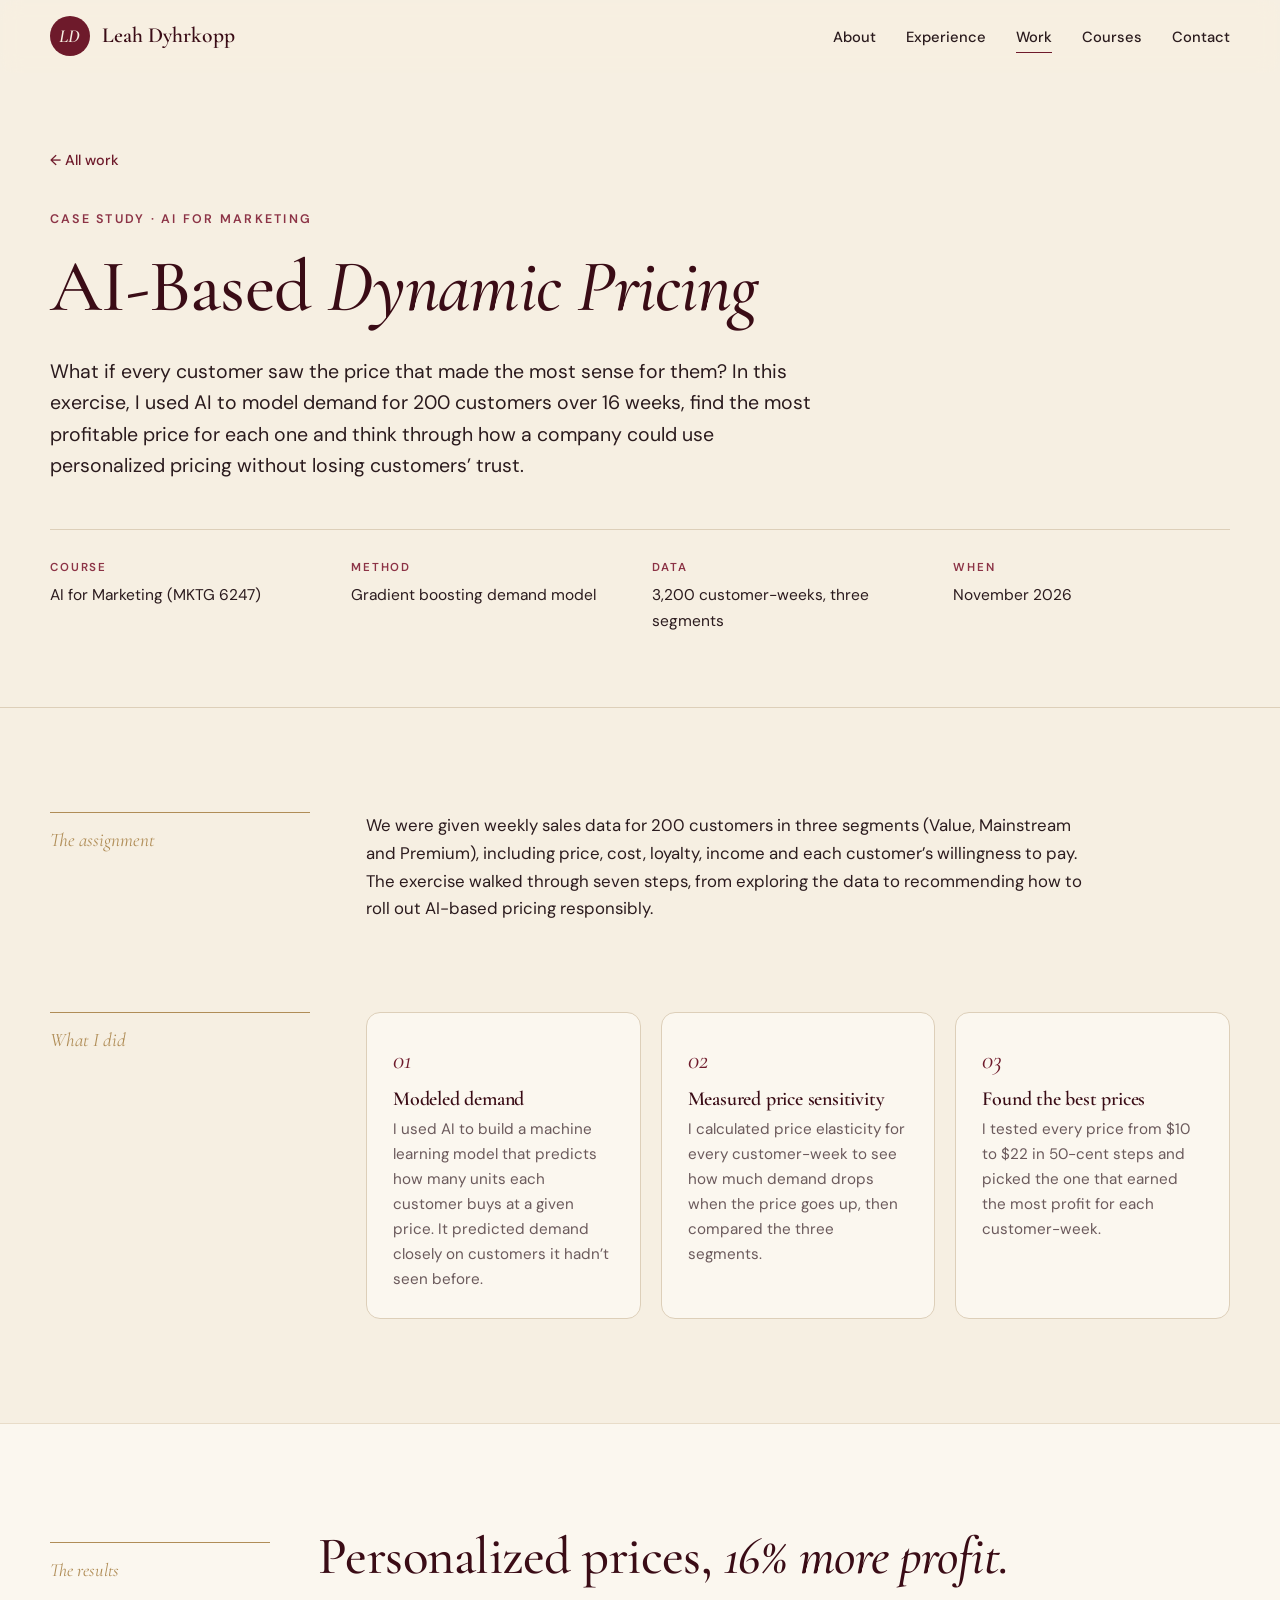
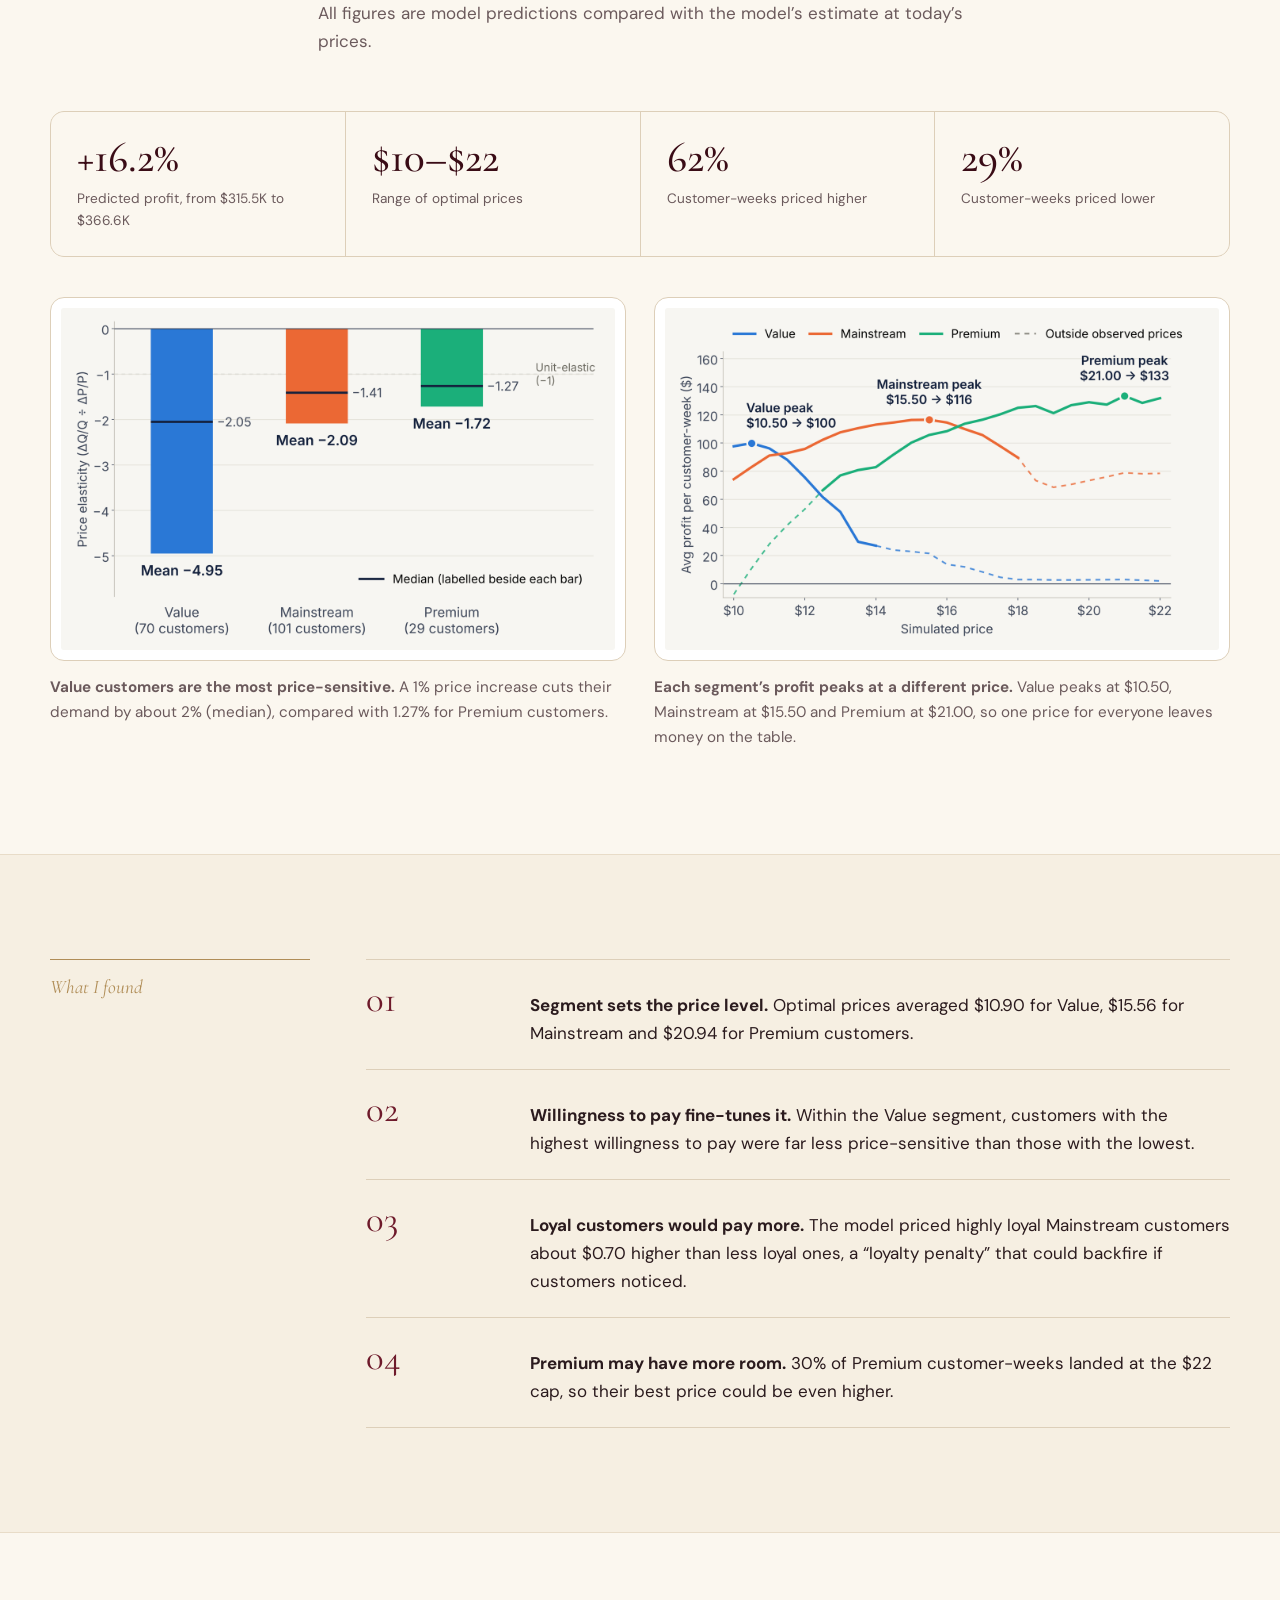
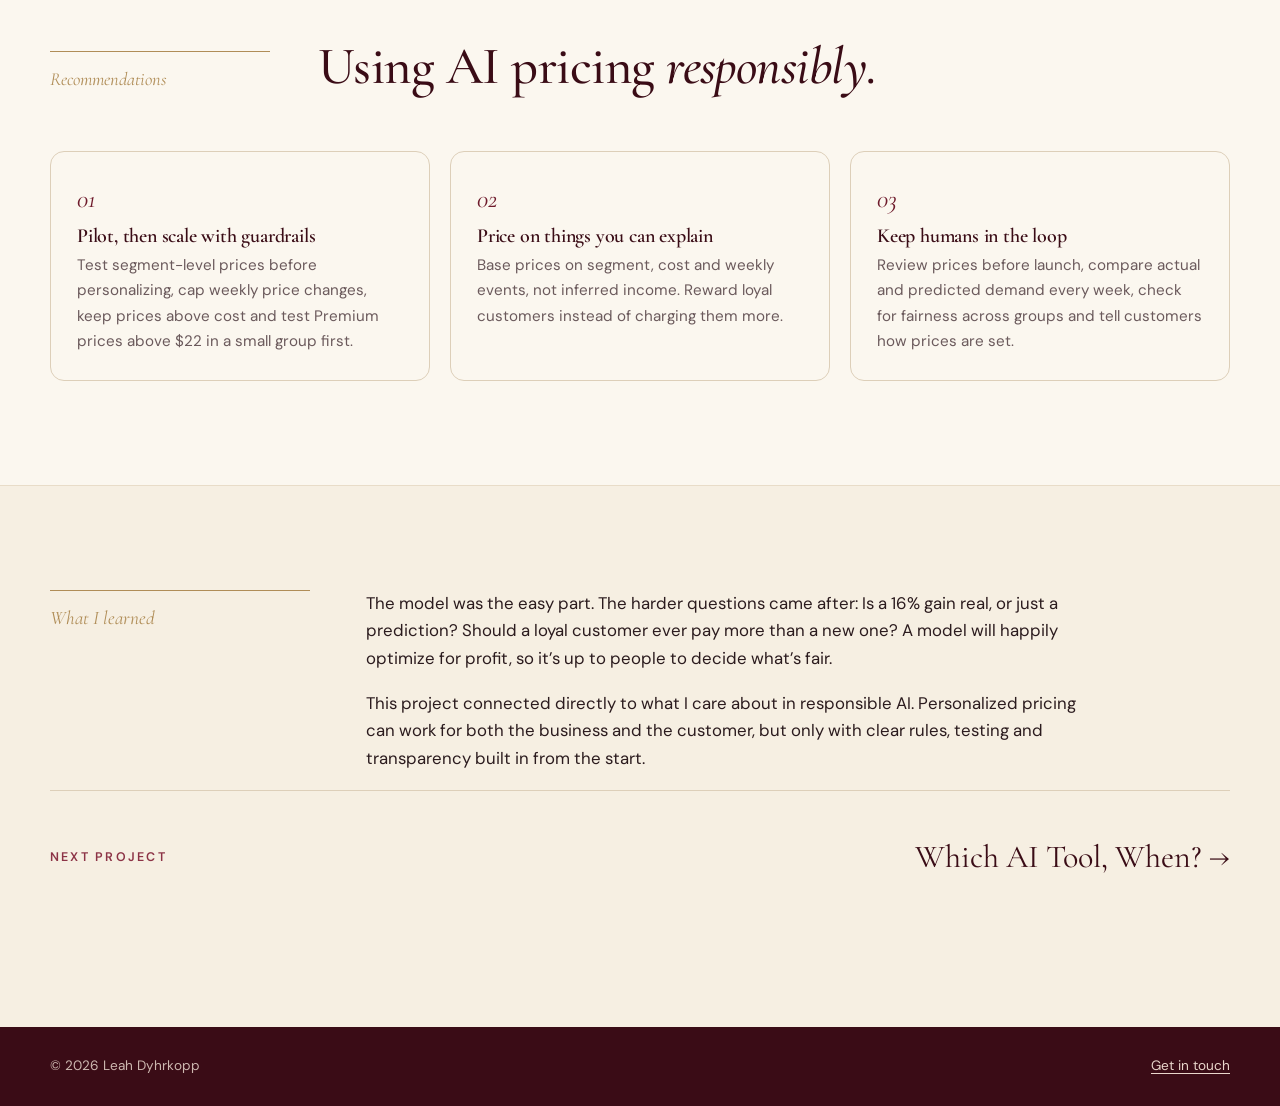
<file: dynamic-pricing.html>
<!DOCTYPE html>
<html lang="en" class="no-js">
<head>
  <meta charset="utf-8">
  <meta name="viewport" content="width=device-width, initial-scale=1">
  <title>AI-Based Dynamic Pricing · Leah Dyhrkopp</title>
  <meta name="description" content="Using machine learning to find the most profitable price for each customer, and how to use personalized pricing responsibly.">
  <link rel="icon" href="favicon.svg" type="image/svg+xml">
  <link rel="preconnect" href="https://fonts.googleapis.com">
  <link rel="preconnect" href="https://fonts.gstatic.com" crossorigin>
  <link href="https://fonts.googleapis.com/css2?family=Cormorant+Garamond:ital,wght@0,400;0,500;0,600;1,400;1,500&family=DM+Sans:opsz,wght@9..40,400;9..40,500;9..40,600&display=swap" rel="stylesheet">
  <link rel="stylesheet" href="style.css">
</head>
<body>
  <a class="skip-link" href="#main">Skip to content</a>

  <header class="site-header">
    <nav class="nav wrap" aria-label="Main">
      <a class="brand" href="index.html">
        <span class="brand-mark" aria-hidden="true">LD</span>
        <span class="brand-name">Leah Dyhrkopp</span>
      </a>
      <button class="nav-toggle" aria-expanded="false" aria-controls="nav-links" aria-label="Open menu">
        <svg width="20" height="20" viewBox="0 0 20 20" fill="none" stroke="currentColor" stroke-width="1.6"><path d="M3 6h14M3 10h14M3 14h14"/></svg>
      </button>
      <ul class="nav-links" id="nav-links">
        <li><a href="index.html#about">About</a></li>
        <li><a href="index.html#experience">Experience</a></li>
        <li><a href="index.html#work" aria-current="page">Work</a></li>
        <li><a href="index.html#courses">Courses</a></li>
        <li><a href="index.html#contact">Contact</a></li>
      </ul>
    </nav>
  </header>

  <main id="main">
    <section class="project-hero">
      <div class="wrap">
        <a class="back-link" href="index.html#work">← All work</a>
        <p class="eyebrow">Case study · AI for Marketing</p>
        <h1>AI-Based <em class="serif-italic">Dynamic Pricing</em></h1>
        <p class="lede">What if every customer saw the price that made the most sense for them? In this exercise, I used AI to model demand for 200 customers over 16 weeks, find the most profitable price for each one and think through how a company could use personalized pricing without losing customers’ trust.</p>
        <dl class="meta-row">
          <div><dt>Course</dt><dd>AI for Marketing (MKTG 6247)</dd></div>
          <div><dt>Method</dt><dd>Gradient boosting demand model</dd></div>
          <div><dt>Data</dt><dd>3,200 customer-weeks, three segments</dd></div>
          <div><dt>When</dt><dd>November 2026</dd></div>
        </dl>
      </div>
    </section>

    <section class="section">
      <div class="wrap">
        <div class="split reveal">
          <div class="split-label">The assignment</div>
          <div class="prose">
            <p>We were given weekly sales data for 200 customers in three segments (Value, Mainstream and Premium), including price, cost, loyalty, income and each customer’s willingness to pay. The exercise walked through seven steps, from exploring the data to recommending how to roll out AI-based pricing responsibly.</p>
          </div>
        </div>

        <div class="split reveal">
          <div class="split-label">What I did</div>
          <div>
            <ol class="steps">
              <li>
                <h4>Modeled demand</h4>
                <p>I used AI to build a machine learning model that predicts how many units each customer buys at a given price. It predicted demand closely on customers it hadn’t seen before.</p>
              </li>
              <li>
                <h4>Measured price sensitivity</h4>
                <p>I calculated price elasticity for every customer-week to see how much demand drops when the price goes up, then compared the three segments.</p>
              </li>
              <li>
                <h4>Found the best prices</h4>
                <p>I tested every price from $10 to $22 in 50-cent steps and picked the one that earned the most profit for each customer-week.</p>
              </li>
            </ol>
          </div>
        </div>
      </div>
    </section>

    <section class="section section-alt">
      <div class="wrap">
        <div class="section-head reveal">
          <div class="section-num">The results</div>
          <div>
            <h2>Personalized prices, <em class="serif-italic">16% more profit.</em></h2>
            <p>All figures are model predictions compared with the model’s estimate at today’s prices.</p>
          </div>
        </div>

        <div class="stat-row reveal">
          <div class="stat"><div class="num">+16.2%</div><div class="label">Predicted profit, from $315.5K to $366.6K</div></div>
          <div class="stat"><div class="num">$10–$22</div><div class="label">Range of optimal prices</div></div>
          <div class="stat"><div class="num">62%</div><div class="label">Customer-weeks priced higher</div></div>
          <div class="stat"><div class="num">29%</div><div class="label">Customer-weeks priced lower</div></div>
        </div>

        <div class="figure-row reveal" style="margin-top:40px">
          <figure class="figure-wide">
            <img src="pricing-elasticity.png" alt="Bar chart of average price elasticity by segment: Value mean −4.95 (median −2.05), Mainstream mean −2.09 (median −1.41), Premium mean −1.72 (median −1.27)." loading="lazy">
            <figcaption><strong>Value customers are the most price-sensitive.</strong> A 1% price increase cuts their demand by about 2% (median), compared with 1.27% for Premium customers.</figcaption>
          </figure>
          <figure class="figure-wide">
            <img src="pricing-profit.png" alt="Line chart of average profit per customer-week across prices from $10 to $22. Value peaks at $10.50, Mainstream at $15.50 and Premium at $21.00." loading="lazy">
            <figcaption><strong>Each segment’s profit peaks at a different price.</strong> Value peaks at $10.50, Mainstream at $15.50 and Premium at $21.00, so one price for everyone leaves money on the table.</figcaption>
          </figure>
        </div>
      </div>
    </section>

    <section class="section">
      <div class="wrap">
        <div class="split reveal">
          <div class="split-label">What I found</div>
          <div>
            <ul class="findings">
              <li><span class="big">01</span><p><strong>Segment sets the price level.</strong> Optimal prices averaged $10.90 for Value, $15.56 for Mainstream and $20.94 for Premium customers.</p></li>
              <li><span class="big">02</span><p><strong>Willingness to pay fine-tunes it.</strong> Within the Value segment, customers with the highest willingness to pay were far less price-sensitive than those with the lowest.</p></li>
              <li><span class="big">03</span><p><strong>Loyal customers would pay more.</strong> The model priced highly loyal Mainstream customers about $0.70 higher than less loyal ones, a “loyalty penalty” that could backfire if customers noticed.</p></li>
              <li><span class="big">04</span><p><strong>Premium may have more room.</strong> 30% of Premium customer-weeks landed at the $22 cap, so their best price could be even higher.</p></li>
            </ul>
          </div>
        </div>
      </div>
    </section>

    <section class="section section-alt">
      <div class="wrap">
        <div class="section-head reveal">
          <div class="section-num">Recommendations</div>
          <div>
            <h2>Using AI pricing <em class="serif-italic">responsibly.</em></h2>
          </div>
        </div>
        <div class="recs reveal">
          <div class="rec"><p class="n">01</p><h4>Pilot, then scale with guardrails</h4><p>Test segment-level prices before personalizing, cap weekly price changes, keep prices above cost and test Premium prices above $22 in a small group first.</p></div>
          <div class="rec"><p class="n">02</p><h4>Price on things you can explain</h4><p>Base prices on segment, cost and weekly events, not inferred income. Reward loyal customers instead of charging them more.</p></div>
          <div class="rec"><p class="n">03</p><h4>Keep humans in the loop</h4><p>Review prices before launch, compare actual and predicted demand every week, check for fairness across groups and tell customers how prices are set.</p></div>
        </div>
      </div>
    </section>

    <section class="section">
      <div class="wrap">
        <div class="split reveal">
          <div class="split-label">What I learned</div>
          <div class="prose">
            <p>The model was the easy part. The harder questions came after: Is a 16% gain real, or just a prediction? Should a loyal customer ever pay more than a new one? A model will happily optimize for profit, so it’s up to people to decide what’s fair.</p>
            <p>This project connected directly to what I care about in responsible AI. Personalized pricing can work for both the business and the customer, but only with clear rules, testing and transparency built in from the start.</p>
          </div>
        </div>

        <div class="next-project">
          <span class="eyebrow" style="margin:0">Next project</span>
          <a class="title" href="ai-tool-comparison.html">Which AI Tool, When? →</a>
        </div>
      </div>
    </section>
  </main>

  <footer class="site-footer">
    <div class="wrap">
      <span>© <span data-year>2026</span> Leah Dyhrkopp</span>
      <a href="index.html#contact">Get in touch</a>
    </div>
  </footer>

  <script src="main.js"></script>
</body>
</html>
</file>
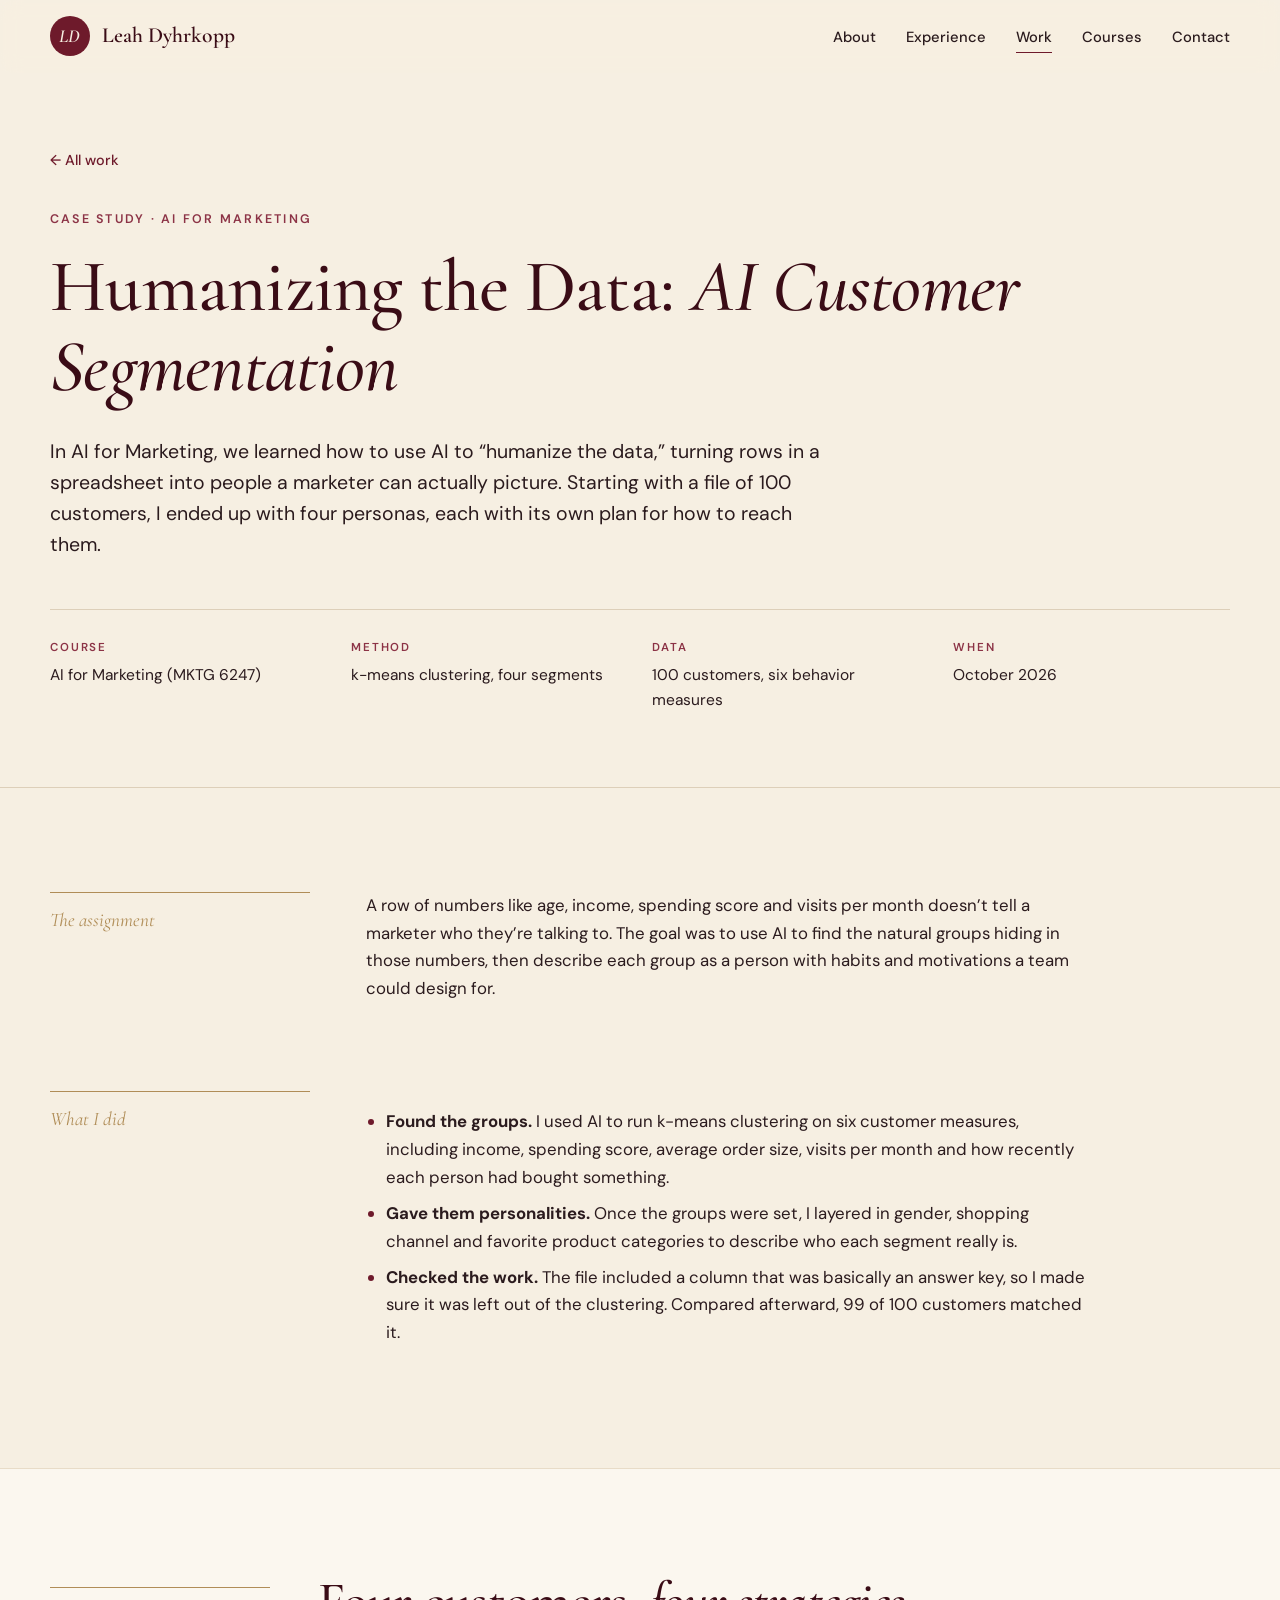
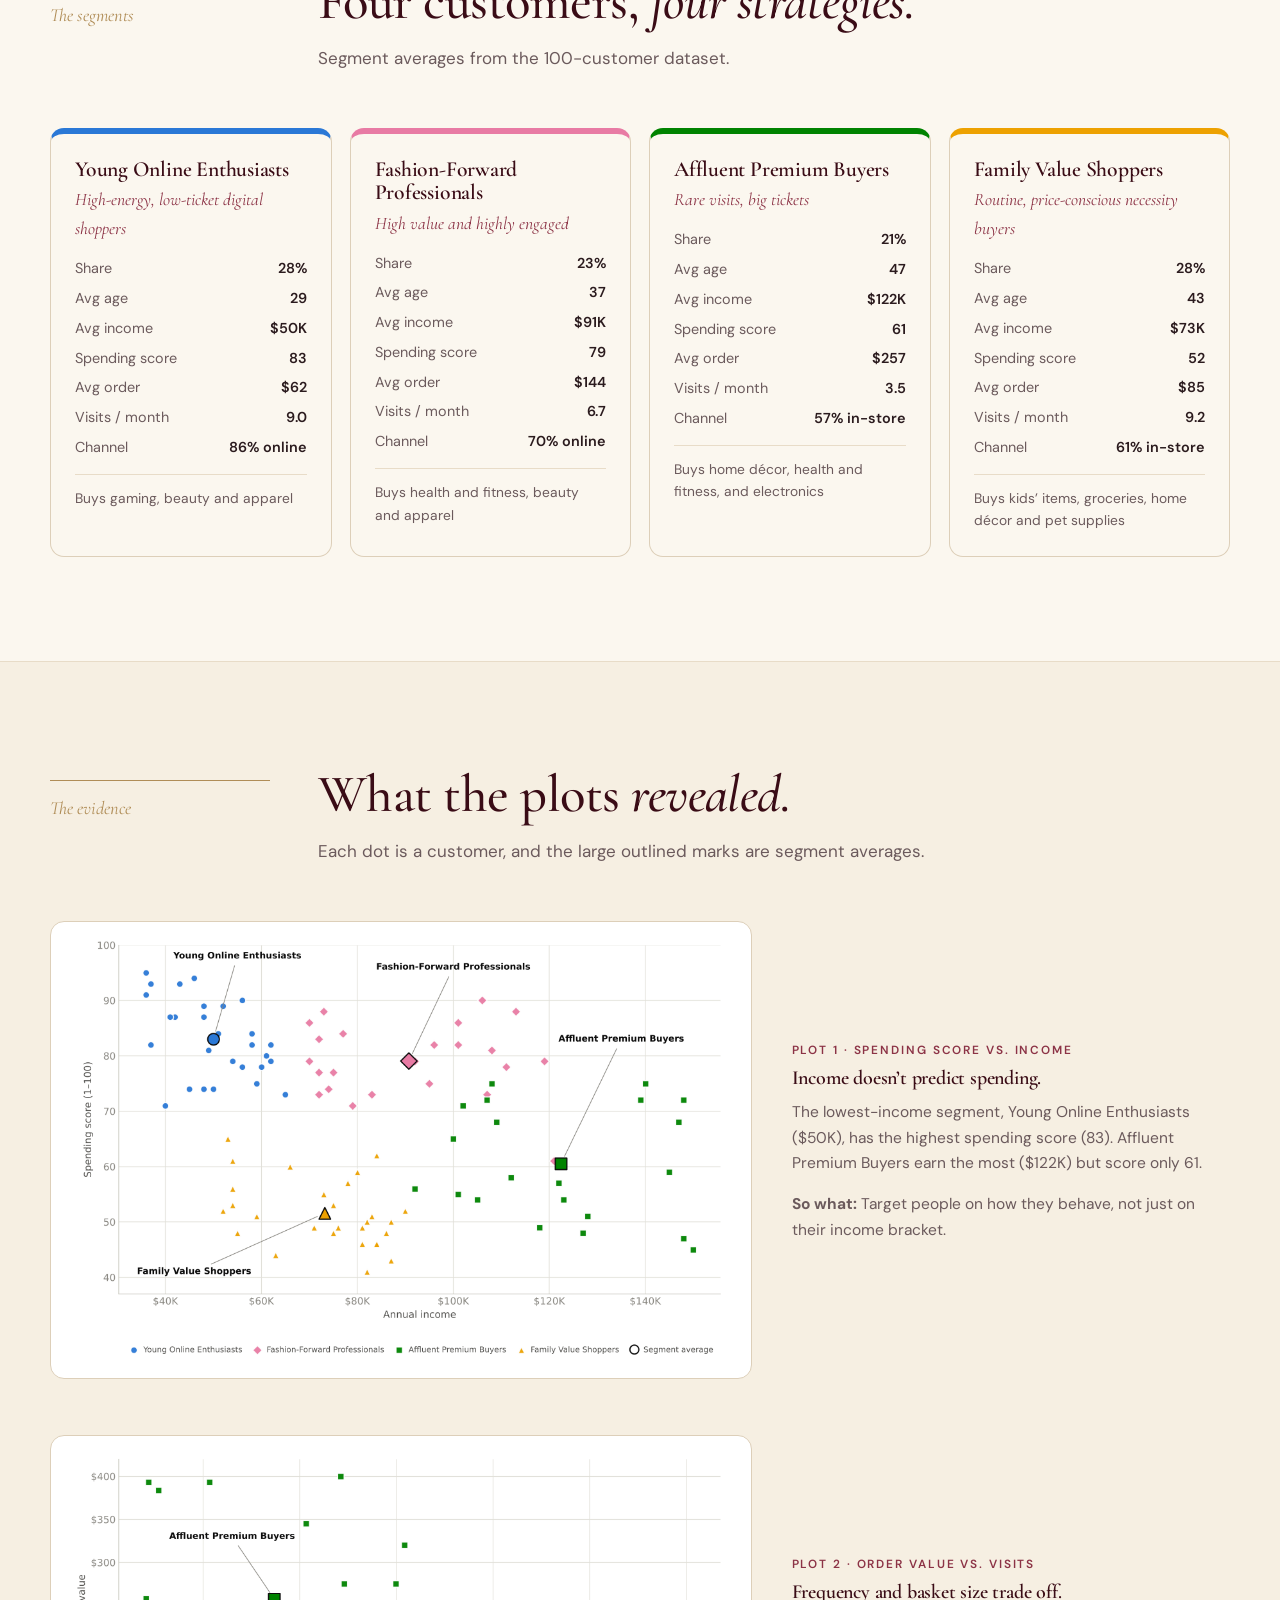
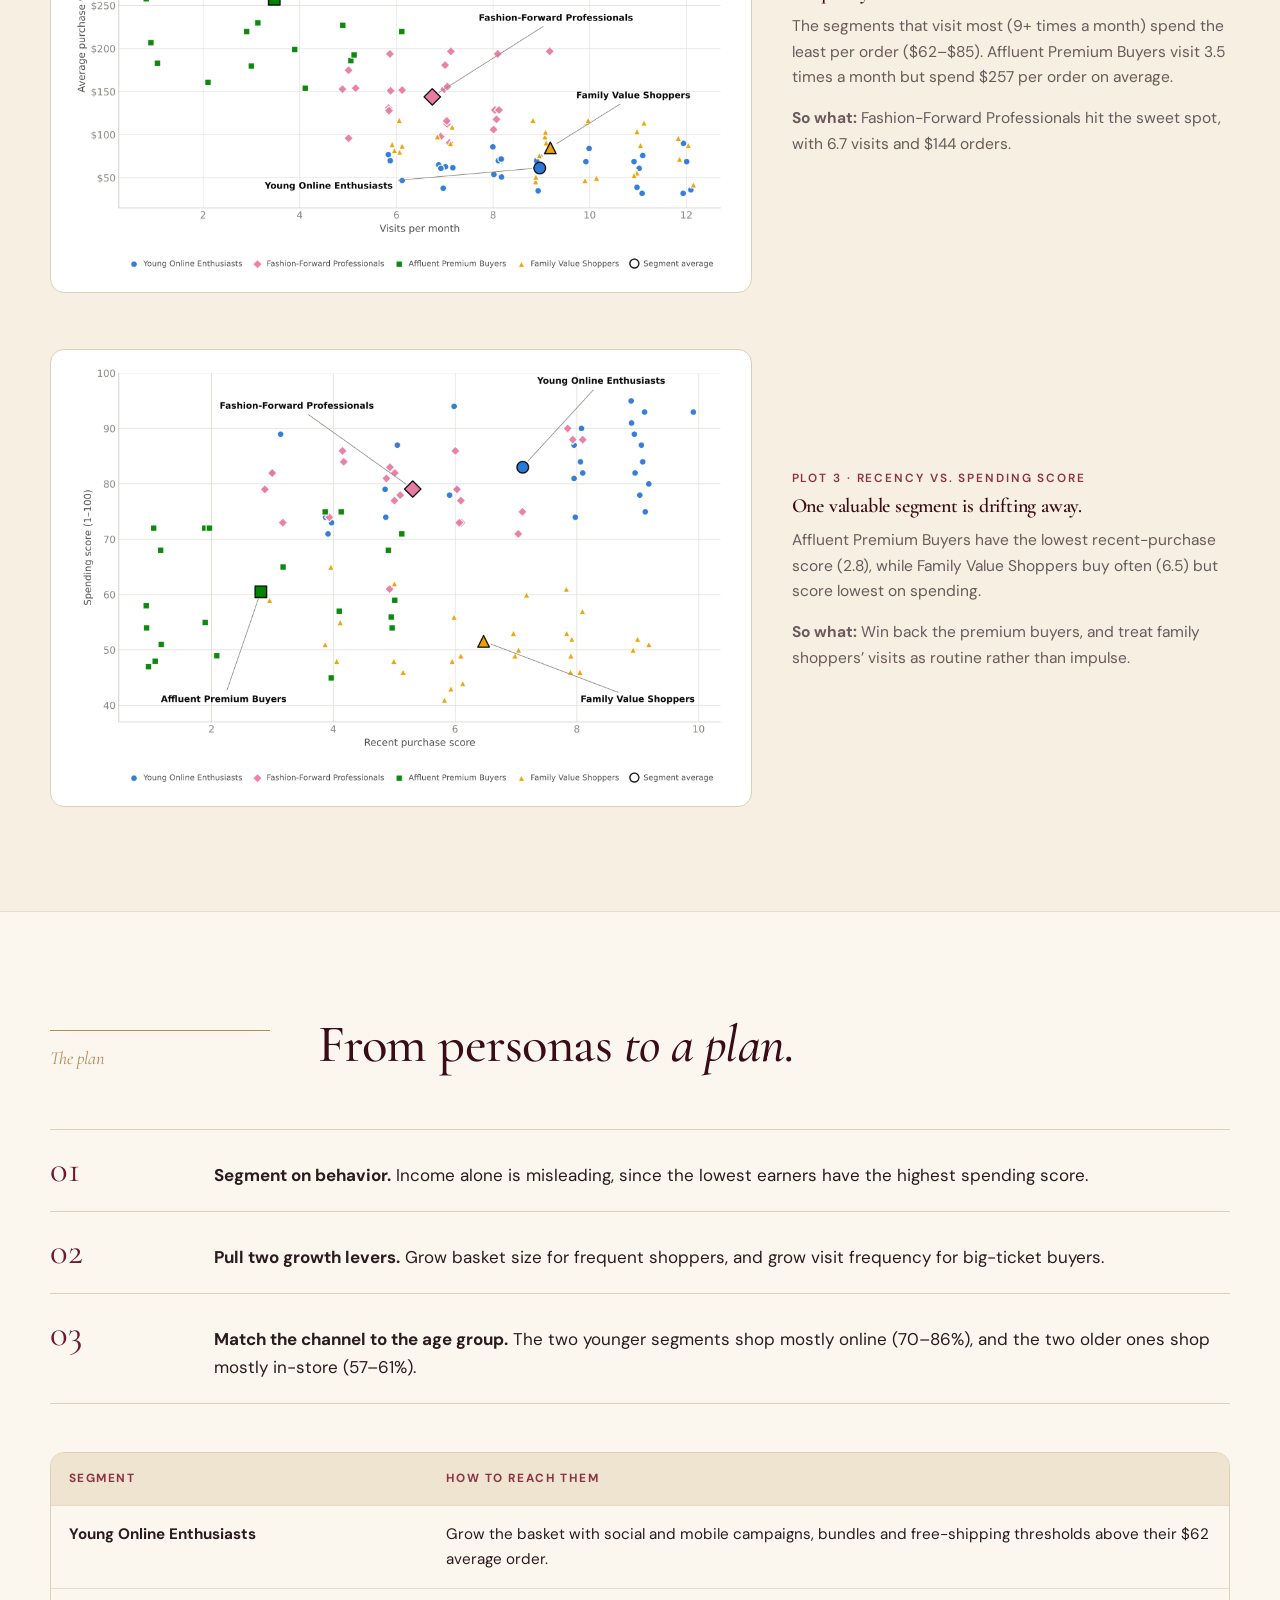
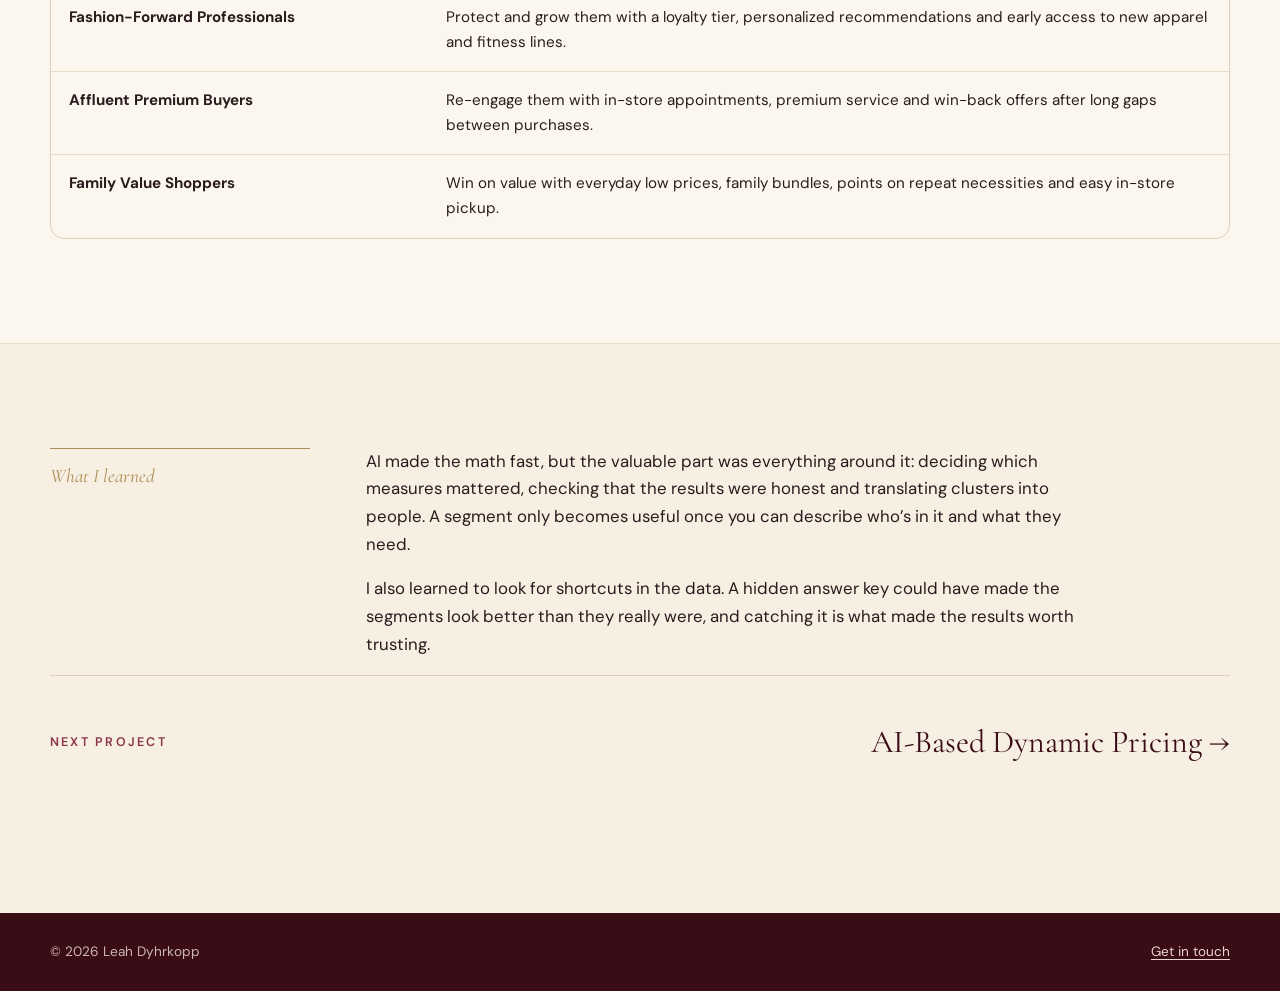
<file: market-segmentation.html>
<!DOCTYPE html>
<html lang="en" class="no-js">
<head>
  <meta charset="utf-8">
  <meta name="viewport" content="width=device-width, initial-scale=1">
  <title>Humanizing the Data: AI Customer Segmentation · Leah Dyhrkopp</title>
  <meta name="description" content="Using AI to turn 100 customer records into four personas, each with its own marketing plan.">
  <link rel="icon" href="favicon.svg" type="image/svg+xml">
  <link rel="preconnect" href="https://fonts.googleapis.com">
  <link rel="preconnect" href="https://fonts.gstatic.com" crossorigin>
  <link href="https://fonts.googleapis.com/css2?family=Cormorant+Garamond:ital,wght@0,400;0,500;0,600;1,400;1,500&family=DM+Sans:opsz,wght@9..40,400;9..40,500;9..40,600&display=swap" rel="stylesheet">
  <link rel="stylesheet" href="style.css">
</head>
<body>
  <a class="skip-link" href="#main">Skip to content</a>

  <header class="site-header">
    <nav class="nav wrap" aria-label="Main">
      <a class="brand" href="index.html">
        <span class="brand-mark" aria-hidden="true">LD</span>
        <span class="brand-name">Leah Dyhrkopp</span>
      </a>
      <button class="nav-toggle" aria-expanded="false" aria-controls="nav-links" aria-label="Open menu">
        <svg width="20" height="20" viewBox="0 0 20 20" fill="none" stroke="currentColor" stroke-width="1.6"><path d="M3 6h14M3 10h14M3 14h14"/></svg>
      </button>
      <ul class="nav-links" id="nav-links">
        <li><a href="index.html#about">About</a></li>
        <li><a href="index.html#experience">Experience</a></li>
        <li><a href="index.html#work" aria-current="page">Work</a></li>
        <li><a href="index.html#courses">Courses</a></li>
        <li><a href="index.html#contact">Contact</a></li>
      </ul>
    </nav>
  </header>

  <main id="main">
    <section class="project-hero">
      <div class="wrap">
        <a class="back-link" href="index.html#work">← All work</a>
        <p class="eyebrow">Case study · AI for Marketing</p>
        <h1>Humanizing the Data: <em class="serif-italic">AI Customer Segmentation</em></h1>
        <p class="lede">In AI for Marketing, we learned how to use AI to “humanize the data,” turning rows in a spreadsheet into people a marketer can actually picture. Starting with a file of 100 customers, I ended up with four personas, each with its own plan for how to reach them.</p>
        <dl class="meta-row">
          <div><dt>Course</dt><dd>AI for Marketing (MKTG 6247)</dd></div>
          <div><dt>Method</dt><dd>k-means clustering, four segments</dd></div>
          <div><dt>Data</dt><dd>100 customers, six behavior measures</dd></div>
          <div><dt>When</dt><dd>October 2026</dd></div>
        </dl>
      </div>
    </section>

    <section class="section">
      <div class="wrap">
        <div class="split reveal">
          <div class="split-label">The assignment</div>
          <div class="prose">
            <p>A row of numbers like age, income, spending score and visits per month doesn’t tell a marketer who they’re talking to. The goal was to use AI to find the natural groups hiding in those numbers, then describe each group as a person with habits and motivations a team could design for.</p>
          </div>
        </div>

        <div class="split reveal">
          <div class="split-label">What I did</div>
          <div class="prose">
            <ul>
              <li><strong>Found the groups.</strong> I used AI to run k-means clustering on six customer measures, including income, spending score, average order size, visits per month and how recently each person had bought something.</li>
              <li><strong>Gave them personalities.</strong> Once the groups were set, I layered in gender, shopping channel and favorite product categories to describe who each segment really is.</li>
              <li><strong>Checked the work.</strong> The file included a column that was basically an answer key, so I made sure it was left out of the clustering. Compared afterward, 99 of 100 customers matched it.</li>
            </ul>
          </div>
        </div>
      </div>
    </section>

    <section class="section section-alt">
      <div class="wrap">
        <div class="section-head reveal">
          <div class="section-num">The segments</div>
          <div>
            <h2>Four customers, <em class="serif-italic">four strategies.</em></h2>
            <p>Segment averages from the 100-customer dataset.</p>
          </div>
        </div>

        <div class="segments">
          <article class="segment reveal" style="--seg:#2a78d6">
            <h4>Young Online Enthusiasts</h4>
            <p class="persona">High-energy, low-ticket digital shoppers</p>
            <dl>
              <dt>Share</dt><dd>28%</dd>
              <dt>Avg age</dt><dd>29</dd>
              <dt>Avg income</dt><dd>$50K</dd>
              <dt>Spending score</dt><dd>83</dd>
              <dt>Avg order</dt><dd>$62</dd>
              <dt>Visits / month</dt><dd>9.0</dd>
              <dt>Channel</dt><dd>86% online</dd>
            </dl>
            <p class="buys">Buys gaming, beauty and apparel</p>
          </article>
          <article class="segment reveal" style="--seg:#e87ba4">
            <h4>Fashion-Forward Professionals</h4>
            <p class="persona">High value and highly engaged</p>
            <dl>
              <dt>Share</dt><dd>23%</dd>
              <dt>Avg age</dt><dd>37</dd>
              <dt>Avg income</dt><dd>$91K</dd>
              <dt>Spending score</dt><dd>79</dd>
              <dt>Avg order</dt><dd>$144</dd>
              <dt>Visits / month</dt><dd>6.7</dd>
              <dt>Channel</dt><dd>70% online</dd>
            </dl>
            <p class="buys">Buys health and fitness, beauty and apparel</p>
          </article>
          <article class="segment reveal" style="--seg:#008300">
            <h4>Affluent Premium Buyers</h4>
            <p class="persona">Rare visits, big tickets</p>
            <dl>
              <dt>Share</dt><dd>21%</dd>
              <dt>Avg age</dt><dd>47</dd>
              <dt>Avg income</dt><dd>$122K</dd>
              <dt>Spending score</dt><dd>61</dd>
              <dt>Avg order</dt><dd>$257</dd>
              <dt>Visits / month</dt><dd>3.5</dd>
              <dt>Channel</dt><dd>57% in-store</dd>
            </dl>
            <p class="buys">Buys home décor, health and fitness, and electronics</p>
          </article>
          <article class="segment reveal" style="--seg:#eda100">
            <h4>Family Value Shoppers</h4>
            <p class="persona">Routine, price-conscious necessity buyers</p>
            <dl>
              <dt>Share</dt><dd>28%</dd>
              <dt>Avg age</dt><dd>43</dd>
              <dt>Avg income</dt><dd>$73K</dd>
              <dt>Spending score</dt><dd>52</dd>
              <dt>Avg order</dt><dd>$85</dd>
              <dt>Visits / month</dt><dd>9.2</dd>
              <dt>Channel</dt><dd>61% in-store</dd>
            </dl>
            <p class="buys">Buys kids’ items, groceries, home décor and pet supplies</p>
          </article>
        </div>
      </div>
    </section>

    <section class="section">
      <div class="wrap">
        <div class="section-head reveal">
          <div class="section-num">The evidence</div>
          <div>
            <h2>What the plots <em class="serif-italic">revealed.</em></h2>
            <p>Each dot is a customer, and the large outlined marks are segment averages.</p>
          </div>
        </div>

        <figure class="figure reveal">
          <div class="figure-grid">
            <img src="plot-income.png" alt="Scatter plot of spending score against annual income, colored by segment. Young Online Enthusiasts sit top-left with low income and high scores; Fashion-Forward Professionals top-middle; Affluent Premium Buyers lower-right; Family Value Shoppers lower-left." loading="lazy">
            <figcaption>
              <span class="fig-num">Plot 1 · Spending score vs. income</span>
              <h4>Income doesn’t predict spending.</h4>
              <p>The lowest-income segment, Young Online Enthusiasts ($50K), has the highest spending score (83). Affluent Premium Buyers earn the most ($122K) but score only 61.</p>
              <p><strong>So what:</strong> Target people on how they behave, not just on their income bracket.</p>
            </figcaption>
          </div>
        </figure>

        <figure class="figure reveal">
          <div class="figure-grid">
            <img src="plot-visits.png" alt="Scatter plot of average purchase value against visits per month, colored by segment. Affluent Premium Buyers sit top-left with few visits and large orders; Young Online Enthusiasts and Family Value Shoppers sit bottom-right; Fashion-Forward Professionals in between." loading="lazy">
            <figcaption>
              <span class="fig-num">Plot 2 · Order value vs. visits</span>
              <h4>Frequency and basket size trade off.</h4>
              <p>The segments that visit most (9+ times a month) spend the least per order ($62–$85). Affluent Premium Buyers visit 3.5 times a month but spend $257 per order on average.</p>
              <p><strong>So what:</strong> Fashion-Forward Professionals hit the sweet spot, with 6.7 visits and $144 orders.</p>
            </figcaption>
          </div>
        </figure>

        <figure class="figure reveal">
          <div class="figure-grid">
            <img src="plot-recency.png" alt="Scatter plot of spending score against recent purchase score, colored by segment. Young Online Enthusiasts sit top-right; Fashion-Forward Professionals top-middle; Affluent Premium Buyers far left; Family Value Shoppers lower-right." loading="lazy">
            <figcaption>
              <span class="fig-num">Plot 3 · Recency vs. spending score</span>
              <h4>One valuable segment is drifting away.</h4>
              <p>Affluent Premium Buyers have the lowest recent-purchase score (2.8), while Family Value Shoppers buy often (6.5) but score lowest on spending.</p>
              <p><strong>So what:</strong> Win back the premium buyers, and treat family shoppers’ visits as routine rather than impulse.</p>
            </figcaption>
          </div>
        </figure>
      </div>
    </section>

    <section class="section section-alt">
      <div class="wrap">
        <div class="section-head reveal">
          <div class="section-num">The plan</div>
          <div>
            <h2>From personas <em class="serif-italic">to a plan.</em></h2>
          </div>
        </div>

        <ul class="findings reveal">
          <li><span class="big">01</span><p><strong>Segment on behavior.</strong> Income alone is misleading, since the lowest earners have the highest spending score.</p></li>
          <li><span class="big">02</span><p><strong>Pull two growth levers.</strong> Grow basket size for frequent shoppers, and grow visit frequency for big-ticket buyers.</p></li>
          <li><span class="big">03</span><p><strong>Match the channel to the age group.</strong> The two younger segments shop mostly online (70–86%), and the two older ones shop mostly in-store (57–61%).</p></li>
        </ul>

        <div class="tbl-wrap reveal" style="margin-top:48px">
          <table class="info-table">
            <tr><th style="width:32%">Segment</th><th>How to reach them</th></tr>
            <tr><td class="seg-name"><strong>Young Online Enthusiasts</strong></td><td>Grow the basket with social and mobile campaigns, bundles and free-shipping thresholds above their $62 average order.</td></tr>
            <tr><td class="seg-name"><strong>Fashion-Forward Professionals</strong></td><td>Protect and grow them with a loyalty tier, personalized recommendations and early access to new apparel and fitness lines.</td></tr>
            <tr><td class="seg-name"><strong>Affluent Premium Buyers</strong></td><td>Re-engage them with in-store appointments, premium service and win-back offers after long gaps between purchases.</td></tr>
            <tr><td class="seg-name"><strong>Family Value Shoppers</strong></td><td>Win on value with everyday low prices, family bundles, points on repeat necessities and easy in-store pickup.</td></tr>
          </table>
        </div>
      </div>
    </section>

    <section class="section">
      <div class="wrap">
        <div class="split reveal">
          <div class="split-label">What I learned</div>
          <div class="prose">
            <p>AI made the math fast, but the valuable part was everything around it: deciding which measures mattered, checking that the results were honest and translating clusters into people. A segment only becomes useful once you can describe who’s in it and what they need.</p>
            <p>I also learned to look for shortcuts in the data. A hidden answer key could have made the segments look better than they really were, and catching it is what made the results worth trusting.</p>
          </div>
        </div>

        <div class="next-project">
          <span class="eyebrow" style="margin:0">Next project</span>
          <a class="title" href="dynamic-pricing.html">AI-Based Dynamic Pricing →</a>
        </div>
      </div>
    </section>
  </main>

  <footer class="site-footer">
    <div class="wrap">
      <span>© <span data-year>2026</span> Leah Dyhrkopp</span>
      <a href="index.html#contact">Get in touch</a>
    </div>
  </footer>

  <script src="main.js"></script>
</body>
</html>
</file>
<file: style.css>
/* ==========================================================================
   Leah Dyhrkopp — personal site
   Palette: maroon + cream. Type: Cormorant Garamond (display) + DM Sans (text)
   ========================================================================== */

:root {
  --maroon: #6e1a2b;
  --maroon-deep: #4a0f1c;
  --maroon-ink: #3a0c16;
  --maroon-soft: #8c3346;
  --maroon-tint: #e9d6d3;
  --cream: #f6efe2;
  --cream-2: #efe4d0;
  --paper: #fbf7ef;
  --gold: #b08d57;
  --ink: #2b1b1e;
  --muted: #6b5a5c;
  --line: #ddcfb9;
  --line-soft: #e8dcc8;

  --serif: "Cormorant Garamond", "Iowan Old Style", Georgia, serif;
  --sans: "DM Sans", system-ui, -apple-system, "Segoe UI", sans-serif;

  --wrap: 1180px;
  --radius: 14px;
  --shadow: 0 1px 2px rgba(58, 12, 22, 0.06), 0 12px 32px -18px rgba(58, 12, 22, 0.28);
}

*,
*::before,
*::after { box-sizing: border-box; }

html { scroll-behavior: smooth; scroll-padding-top: 88px; }

body {
  margin: 0;
  background: var(--cream);
  color: var(--ink);
  font-family: var(--sans);
  font-size: 17px;
  line-height: 1.65;
  -webkit-font-smoothing: antialiased;
  text-rendering: optimizeLegibility;
}

img { max-width: 100%; display: block; }
a { color: var(--maroon); text-decoration-thickness: 1px; text-underline-offset: 3px; }
a:hover { color: var(--maroon-deep); }

::selection { background: var(--maroon); color: var(--cream); }

:focus-visible { outline: 2px solid var(--maroon); outline-offset: 3px; border-radius: 4px; }

.wrap { width: min(var(--wrap), 100% - 48px); margin-inline: auto; }

.skip-link {
  position: absolute; left: -999px; top: 12px; z-index: 100;
  background: var(--maroon); color: var(--cream); padding: 8px 14px; border-radius: 8px;
}
.skip-link:focus { left: 12px; }

/* ---------- Type ---------- */

h1, h2, h3, h4 {
  font-family: var(--serif);
  font-weight: 600;
  color: var(--maroon-ink);
  line-height: 1.08;
  margin: 0 0 0.4em;
  letter-spacing: -0.01em;
}
h1 { font-size: clamp(3rem, 7vw, 5.6rem); font-weight: 500; }
h2 { font-size: clamp(2.2rem, 4.2vw, 3.3rem); font-weight: 500; }
h3 { font-size: 1.6rem; }
h4 { font-size: 1.25rem; }
p { margin: 0 0 1em; }
em.serif, .serif-italic { font-family: var(--serif); font-style: italic; font-weight: 500; }

.eyebrow {
  font-family: var(--sans);
  font-size: 0.78rem;
  font-weight: 600;
  letter-spacing: 0.18em;
  text-transform: uppercase;
  color: var(--maroon-soft);
  margin: 0 0 18px;
}

.lede { font-size: 1.22rem; line-height: 1.6; color: var(--ink); max-width: 40em; }
.muted { color: var(--muted); }

/* ---------- Header / nav ---------- */

.site-header {
  position: sticky; top: 0; z-index: 50;
  background: rgba(246, 239, 226, 0.88);
  backdrop-filter: saturate(1.4) blur(10px);
  -webkit-backdrop-filter: saturate(1.4) blur(10px);
  border-bottom: 1px solid transparent;
  transition: border-color 0.3s ease;
}
.site-header.scrolled { border-bottom-color: var(--line); }
.nav { display: flex; align-items: center; justify-content: space-between; height: 72px; }

.brand { display: flex; align-items: center; gap: 12px; text-decoration: none; color: var(--maroon-ink); }
.brand-mark {
  width: 40px; height: 40px; border-radius: 50%;
  display: grid; place-items: center;
  background: var(--maroon); color: var(--cream);
  font-family: var(--serif); font-size: 1.15rem; font-weight: 600; font-style: italic;
  letter-spacing: 0.02em;
}
.brand-name { font-family: var(--serif); font-size: 1.35rem; font-weight: 600; }

.nav-links { display: flex; gap: 30px; list-style: none; margin: 0; padding: 0; }
.nav-links a {
  font-size: 0.92rem; font-weight: 500; color: var(--ink); text-decoration: none;
  position: relative; padding: 6px 0;
}
.nav-links a::after {
  content: ""; position: absolute; left: 0; right: 0; bottom: 0; height: 1px;
  background: var(--maroon); transform: scaleX(0); transform-origin: left;
  transition: transform 0.3s ease;
}
.nav-links a:hover::after, .nav-links a[aria-current="page"]::after { transform: scaleX(1); }

.nav-toggle {
  display: none; background: none; border: 1px solid var(--line); border-radius: 10px;
  width: 44px; height: 44px; cursor: pointer; color: var(--maroon-ink);
}
.nav-toggle svg { margin: auto; }

@media (max-width: 820px) {
  .nav-toggle { display: grid; place-items: center; }
  .nav-links {
    position: absolute; top: 72px; left: 0; right: 0;
    flex-direction: column; gap: 0;
    background: var(--paper); border-bottom: 1px solid var(--line);
    padding: 8px 24px 20px;
    display: none;
  }
  .nav-links.open { display: flex; }
  .nav-links a { display: block; padding: 14px 0; border-bottom: 1px solid var(--line-soft); }
  .nav-links a::after { display: none; }
}

/* ---------- Buttons ---------- */

.btn {
  display: inline-flex; align-items: center; gap: 10px;
  font-family: var(--sans); font-size: 0.95rem; font-weight: 600;
  padding: 14px 24px; border-radius: 999px; text-decoration: none;
  border: 1px solid var(--maroon); transition: all 0.25s ease; cursor: pointer;
}
.btn-primary { background: var(--maroon); color: var(--cream); }
.btn-primary:hover { background: var(--maroon-deep); color: var(--cream); transform: translateY(-1px); }
.btn-ghost { background: transparent; color: var(--maroon); }
.btn-ghost:hover { background: var(--maroon); color: var(--cream); }
.btn .arrow { transition: transform 0.25s ease; }
.btn:hover .arrow { transform: translateX(3px); }

/* ---------- Hero ---------- */

.hero { padding: 88px 0 96px; position: relative; overflow: hidden; }
.hero-grid { display: grid; grid-template-columns: 1.35fr 0.9fr; gap: 64px; align-items: center; }
.hero h1 em { color: var(--maroon); font-style: italic; }
.hero .lede { margin: 28px 0 36px; }
.hero-actions { display: flex; gap: 14px; flex-wrap: wrap; }

.portrait {
  position: relative; aspect-ratio: 4 / 5; border-radius: 220px 220px 18px 18px;
  background:
    radial-gradient(120% 80% at 30% 15%, rgba(255,255,255,0.12), transparent 60%),
    linear-gradient(160deg, var(--maroon-soft), var(--maroon-deep));
  box-shadow: var(--shadow);
  display: grid; place-items: center; overflow: hidden;
}
.portrait img { width: 100%; height: 100%; object-fit: cover; }
.portrait .monogram {
  font-family: var(--serif); font-style: italic; font-weight: 500;
  font-size: clamp(5rem, 11vw, 8.5rem); color: var(--cream); opacity: 0.92; letter-spacing: -0.02em;
}
.portrait-frame { position: relative; }
.portrait-arch { position: relative; z-index: 0; }
.portrait-arch::before {
  content: ""; position: absolute; inset: -14px 14px 14px -14px;
  border: 1px solid var(--gold); border-radius: 220px 220px 18px 18px; z-index: -1;
}
.portrait-caption {
  margin-top: 22px; font-size: 0.85rem; color: var(--muted); display: flex; gap: 10px; align-items: center;
}
.dot { width: 8px; height: 8px; border-radius: 50%; background: var(--maroon); display: inline-block; }

@media (max-width: 900px) {
  .hero { padding: 56px 0 72px; }
  .hero-grid { grid-template-columns: 1fr; gap: 48px; }
  .portrait-frame { max-width: 320px; }
}

/* ---------- Sections ---------- */

.section { padding: 104px 0; }
.section-alt { background: var(--paper); border-block: 1px solid var(--line-soft); }
.section-dark { background: var(--maroon-deep); color: var(--cream); }
.section-dark h2, .section-dark h3 { color: var(--cream); }
.section-dark .eyebrow { color: #e3b9a6; }

.section-head { display: grid; grid-template-columns: 220px 1fr; gap: 48px; margin-bottom: 56px; align-items: end; }
.section-num {
  font-family: var(--serif); font-style: italic; font-size: 1.15rem; color: var(--gold);
  border-top: 1px solid var(--gold); padding-top: 12px; align-self: start; margin-top: 14px;
}
.section-head h2 { margin: 0; }
.section-head p { margin: 14px 0 0; color: var(--muted); max-width: 40em; }
@media (max-width: 820px) {
  .section { padding: 72px 0; }
  .section-head { grid-template-columns: 1fr; gap: 12px; }
  .section-num { margin-top: 0; width: 120px; }
}

/* About */
.about-grid { display: grid; grid-template-columns: 1.3fr 1fr; gap: 72px; }
.about-grid .lede { font-family: var(--serif); font-size: 1.7rem; line-height: 1.35; color: var(--maroon-ink); }
.values { list-style: none; padding: 0; margin: 0; border-top: 1px solid var(--line); }
.values li { padding: 22px 0; border-bottom: 1px solid var(--line); display: grid; grid-template-columns: 34px 1fr; gap: 10px; }
.values .v-num { font-family: var(--serif); font-style: italic; color: var(--gold); font-size: 1.2rem; }
.values h4 { margin: 0 0 4px; }
.values p { margin: 0; color: var(--muted); font-size: 0.97rem; }
@media (max-width: 900px) { .about-grid { grid-template-columns: 1fr; gap: 40px; } }

/* Timeline */
.timeline { list-style: none; margin: 0; padding: 0; }
.timeline > li {
  display: grid; grid-template-columns: 220px 1fr; gap: 48px;
  padding: 30px 0; border-top: 1px solid var(--line);
}
.timeline > li:last-child { border-bottom: 1px solid var(--line); }
.tl-when { font-size: 0.9rem; color: var(--muted); padding-top: 6px; }
.tl-when strong { display: block; color: var(--maroon); font-weight: 600; font-size: 0.78rem; letter-spacing: 0.14em; text-transform: uppercase; margin-bottom: 4px; }
.tl-body h3 { margin: 0 0 2px; }
.tl-org { font-weight: 500; color: var(--maroon-soft); margin: 0 0 10px; }
.tl-body p:last-child { margin-bottom: 0; }
.tags { display: flex; flex-wrap: wrap; gap: 8px; margin-top: 14px; padding: 0; list-style: none; }
.tag {
  font-size: 0.78rem; font-weight: 500; color: var(--maroon);
  background: var(--maroon-tint); border-radius: 999px; padding: 4px 12px;
}
@media (max-width: 820px) { .timeline > li { grid-template-columns: 1fr; gap: 6px; } }

/* Work cards */
.work-grid { display: grid; grid-template-columns: repeat(6, 1fr); gap: 24px; }
.card {
  background: var(--paper); border: 1px solid var(--line); border-radius: var(--radius);
  padding: 30px; display: flex; flex-direction: column; gap: 10px;
  transition: transform 0.3s ease, box-shadow 0.3s ease, border-color 0.3s ease;
  color: inherit; text-decoration: none; position: relative;
}
a.card:hover { transform: translateY(-4px); box-shadow: var(--shadow); border-color: var(--maroon-soft); color: inherit; }
.card h3 { margin: 0; }
.card p { margin: 0; color: var(--muted); font-size: 0.97rem; }
.card .card-meta { font-size: 0.75rem; font-weight: 600; letter-spacing: 0.14em; text-transform: uppercase; color: var(--maroon-soft); }
.card .card-link { margin-top: auto; padding-top: 14px; font-weight: 600; font-size: 0.92rem; color: var(--maroon); display: inline-flex; gap: 8px; }
.card-feature { grid-column: span 3; padding: 0; overflow: hidden; }
.card-feature .card-body { padding: 30px; display: flex; flex-direction: column; gap: 10px; flex: 1; }
.card-feature .card-visual { aspect-ratio: 16 / 9; background: var(--cream-2); border-bottom: 1px solid var(--line); overflow: hidden; }
.card-feature .card-visual img, .card-feature .card-visual svg { width: 100%; height: 100%; object-fit: cover; }
.card-small { grid-column: span 2; }
.card-small .status {
  position: absolute; top: 22px; right: 22px; font-size: 0.72rem; font-weight: 600;
  color: var(--muted); border: 1px solid var(--line); border-radius: 999px; padding: 2px 10px;
}
@media (max-width: 960px) {
  .work-grid { grid-template-columns: 1fr 1fr; }
  .card-feature, .card-small { grid-column: span 1; }
}
@media (max-width: 640px) { .work-grid { grid-template-columns: 1fr; } }

/* Coursework */
.course-grid { display: grid; grid-template-columns: repeat(3, 1fr); gap: 1px; background: var(--line); border: 1px solid var(--line); border-radius: var(--radius); overflow: hidden; }
.course { background: var(--paper); padding: 28px; }
.course h4 { margin: 0 0 6px; color: var(--maroon-ink); }
.course p { margin: 0; font-size: 0.94rem; color: var(--muted); }
.course .tools { margin-top: 12px; font-size: 0.78rem; font-weight: 600; letter-spacing: 0.08em; color: var(--maroon-soft); text-transform: uppercase; }
@media (max-width: 900px) { .course-grid { grid-template-columns: 1fr 1fr; } }
@media (max-width: 600px) { .course-grid { grid-template-columns: 1fr; } }

.edu-strip { display: grid; grid-template-columns: repeat(2, 1fr); gap: 24px; margin-top: 48px; }
.edu { border-left: 2px solid var(--maroon); padding: 4px 0 4px 22px; }
.edu h4 { margin: 0 0 4px; }
.edu p { margin: 0; color: var(--muted); font-size: 0.95rem; }
@media (max-width: 700px) { .edu-strip { grid-template-columns: 1fr; } }

/* Contact */
.contact { text-align: center; padding: 120px 0; }
.contact h2 { font-size: clamp(2.6rem, 6vw, 4.6rem); max-width: 14em; margin: 0 auto 20px; }
.contact h2 em { color: #e8c3b3; }
.contact p { color: #e9d9cf; max-width: 34em; margin: 0 auto 36px; }
.contact .btn-primary { background: var(--cream); color: var(--maroon-deep); border-color: var(--cream); }
.contact .btn-primary:hover { background: #fff; color: var(--maroon-deep); }
.contact .btn-ghost { color: var(--cream); border-color: rgba(246,239,226,0.5); }
.contact .btn-ghost:hover { background: rgba(246,239,226,0.1); color: var(--cream); }
.contact-actions { display: flex; gap: 14px; justify-content: center; flex-wrap: wrap; }

.site-footer { background: var(--maroon-ink); color: #cdb8b0; font-size: 0.85rem; padding: 28px 0; }
.site-footer .wrap { display: flex; justify-content: space-between; gap: 16px; flex-wrap: wrap; }
.site-footer a { color: #ead7cc; }

/* ---------- Project pages ---------- */

.project-hero { padding: 72px 0 56px; border-bottom: 1px solid var(--line); }
.back-link { display: inline-flex; gap: 8px; font-size: 0.9rem; font-weight: 500; text-decoration: none; margin-bottom: 36px; }
.project-hero h1 { font-size: clamp(2.6rem, 6vw, 4.6rem); max-width: 15em; }
.project-hero .lede { margin-top: 20px; }

.meta-row { display: grid; grid-template-columns: repeat(4, 1fr); gap: 24px; margin-top: 48px; padding-top: 28px; border-top: 1px solid var(--line); }
.meta-row dt { font-size: 0.72rem; font-weight: 600; letter-spacing: 0.16em; text-transform: uppercase; color: var(--maroon-soft); margin-bottom: 6px; }
.meta-row dd { margin: 0; font-size: 0.97rem; }
@media (max-width: 760px) { .meta-row { grid-template-columns: 1fr 1fr; } }

.prose { max-width: 720px; }
.prose h2 { font-size: clamp(1.9rem, 3.4vw, 2.6rem); margin-top: 0; }
.prose p, .prose li { font-size: 1.05rem; }
.prose ul { padding-left: 1.2em; }
.prose li { margin-bottom: 0.5em; }
.prose li::marker { color: var(--maroon); }

.split { display: grid; grid-template-columns: 260px 1fr; gap: 56px; }
.split + .split { margin-top: 72px; }
.split-label { font-family: var(--serif); font-style: italic; font-size: 1.2rem; color: var(--gold); border-top: 1px solid var(--gold); padding-top: 12px; align-self: start; }
@media (max-width: 820px) { .split { grid-template-columns: 1fr; gap: 16px; } .split-label { width: 160px; } }

.steps { list-style: none; padding: 0; margin: 0; display: grid; grid-template-columns: repeat(3, 1fr); gap: 20px; counter-reset: step; }
.steps li { background: var(--paper); border: 1px solid var(--line); border-radius: var(--radius); padding: 26px; counter-increment: step; }
.steps li::before { content: "0" counter(step); font-family: var(--serif); font-style: italic; font-size: 1.6rem; color: var(--maroon); display: block; margin-bottom: 8px; }
.steps h4 { margin: 0 0 6px; }
.steps p { margin: 0; font-size: 0.95rem; color: var(--muted); }
@media (max-width: 860px) { .steps { grid-template-columns: 1fr; } }

.stat-row { display: grid; grid-template-columns: repeat(4, 1fr); gap: 1px; background: var(--line); border: 1px solid var(--line); border-radius: var(--radius); overflow: hidden; }
.stat { background: var(--paper); padding: 24px 26px; }
.stat .num { font-family: var(--serif); font-size: 2.7rem; font-weight: 500; color: var(--maroon-ink); line-height: 1; }
.stat .label { font-size: 0.85rem; color: var(--muted); margin-top: 8px; }
@media (max-width: 760px) { .stat-row { grid-template-columns: 1fr 1fr; } }

.callout {
  background: var(--paper); border: 1px solid var(--line); border-left: 3px solid var(--maroon);
  border-radius: 0 var(--radius) var(--radius) 0; padding: 22px 26px; margin: 28px 0;
}
.callout p:last-child { margin-bottom: 0; }

.findings { list-style: none; padding: 0; margin: 0; display: grid; gap: 0; border-top: 1px solid var(--line); }
.findings li { padding: 22px 0; border-bottom: 1px solid var(--line); display: grid; grid-template-columns: 140px 1fr; gap: 24px; align-items: baseline; }
.findings .big { font-family: var(--serif); font-size: 2.3rem; color: var(--maroon); line-height: 1; }
.findings p { margin: 0; }
@media (max-width: 640px) { .findings li { grid-template-columns: 1fr; gap: 6px; } }

.next-project { display: flex; justify-content: space-between; align-items: center; gap: 24px; padding: 40px 0; border-top: 1px solid var(--line); flex-wrap: wrap; }
.next-project a.title { font-family: var(--serif); font-size: 2rem; text-decoration: none; color: var(--maroon-ink); }
.next-project a.title:hover { color: var(--maroon); }

/* ---------- Dashboard (admissions) ---------- */

.dash {
  background: var(--paper); border: 1px solid var(--line); border-radius: 18px;
  padding: 28px; box-shadow: var(--shadow);
}
.dash-head { display: flex; justify-content: space-between; align-items: flex-start; gap: 20px; flex-wrap: wrap; padding-bottom: 20px; border-bottom: 1px solid var(--line-soft); margin-bottom: 24px; }
.dash-head h3 { margin: 0; font-size: 1.7rem; }
.dash-head p { margin: 4px 0 0; color: var(--muted); font-size: 0.92rem; }
.dash-controls { display: flex; gap: 12px; align-items: center; flex-wrap: wrap; }

.filter-chip {
  display: none; align-items: center; gap: 8px;
  background: var(--maroon); color: var(--cream); border: 0; border-radius: 999px;
  padding: 7px 14px; font: 600 0.82rem var(--sans); cursor: pointer;
}
.filter-chip.show { display: inline-flex; }

.seg { display: inline-flex; border: 1px solid var(--line); border-radius: 999px; padding: 3px; background: var(--cream); }
.seg button {
  border: 0; background: transparent; padding: 6px 14px; border-radius: 999px;
  font: 600 0.82rem var(--sans); color: var(--muted); cursor: pointer;
}
.seg button[aria-pressed="true"] { background: var(--maroon); color: var(--cream); }

.dash-grid { display: grid; grid-template-columns: 1fr 1fr; gap: 28px; }
.panel { min-width: 0; }
.panel-wide { grid-column: 1 / -1; }
.panel h4 { font-family: var(--sans); font-size: 0.95rem; font-weight: 600; color: var(--ink); margin: 0 0 2px; }
.panel .sub { font-size: 0.82rem; color: var(--muted); margin: 0 0 12px; }
.chart { width: 100%; position: relative; }
.chart svg { display: block; width: 100%; height: auto; overflow: visible; }
.chart text { font-family: var(--sans); }
.bar { cursor: pointer; transition: opacity 0.2s ease; }
.hit { fill: transparent; cursor: pointer; }
@media (max-width: 860px) { .dash-grid { grid-template-columns: 1fr; } .dash { padding: 20px; } }

.kpis { display: grid; grid-template-columns: repeat(4, 1fr); gap: 16px; margin-bottom: 28px; }
.kpi { border: 1px solid var(--line-soft); border-radius: 12px; padding: 16px 18px; background: var(--cream); }
.kpi .k-num { font-family: var(--serif); font-size: 2.1rem; color: var(--maroon-ink); line-height: 1; }
.kpi .k-label { font-size: 0.8rem; color: var(--muted); margin-top: 6px; }
@media (max-width: 700px) { .kpis { grid-template-columns: 1fr 1fr; } }

.tooltip {
  position: fixed; pointer-events: none; z-index: 200;
  background: var(--maroon-ink); color: var(--cream);
  font: 500 0.82rem/1.45 var(--sans); padding: 9px 12px; border-radius: 8px;
  box-shadow: 0 8px 24px -8px rgba(0,0,0,0.4);
  opacity: 0; transform: translateY(4px); transition: opacity 0.12s ease, transform 0.12s ease;
  max-width: 240px;
}
.tooltip.show { opacity: 1; transform: translateY(0); }
.tooltip strong { display: block; font-weight: 600; margin-bottom: 2px; }
.tooltip .t-muted { color: #d9c2bb; }

details.data-table { margin-top: 24px; border-top: 1px solid var(--line-soft); padding-top: 16px; }
details.data-table summary { cursor: pointer; font-weight: 600; font-size: 0.9rem; color: var(--maroon); }
.tbl-wrap { overflow-x: auto; }
table.tbl { width: 100%; border-collapse: collapse; font-size: 0.88rem; margin-top: 14px; }
.tbl th, .tbl td { text-align: left; padding: 8px 10px; border-bottom: 1px solid var(--line-soft); }
.tbl th { font-size: 0.74rem; letter-spacing: 0.1em; text-transform: uppercase; color: var(--maroon-soft); font-weight: 600; }
.tbl td.num, .tbl th.num { text-align: right; font-variant-numeric: tabular-nums; }

.embed-slot {
  border: 1px dashed var(--maroon-soft); border-radius: var(--radius); padding: 28px; text-align: center;
  color: var(--muted); background: rgba(255,255,255,0.35); font-size: 0.95rem;
}

/* ---------- Segmentation ---------- */

.segments { display: grid; grid-template-columns: repeat(4, 1fr); gap: 18px; }
.segment {
  background: var(--paper); border: 1px solid var(--line); border-radius: var(--radius);
  padding: 24px; border-top: 6px solid var(--seg, var(--maroon));
}
.segment h4 { margin: 0 0 4px; font-size: 1.35rem; }
.segment .persona { font-family: var(--serif); font-style: italic; font-size: 1.1rem; color: var(--maroon-soft); margin: 0 0 14px; }
.segment dl { margin: 0; display: grid; grid-template-columns: 1fr auto; gap: 6px 12px; font-size: 0.9rem; }
.segment dt { color: var(--muted); }
.segment dd { margin: 0; font-weight: 600; font-variant-numeric: tabular-nums; text-align: right; }
.segment .buys { margin: 14px 0 0; font-size: 0.86rem; color: var(--muted); border-top: 1px solid var(--line-soft); padding-top: 12px; }
@media (max-width: 1000px) { .segments { grid-template-columns: 1fr 1fr; } }
@media (max-width: 560px) { .segments { grid-template-columns: 1fr; } }

.figure { margin: 0; }
.figure + .figure { margin-top: 56px; }
.figure-grid { display: grid; grid-template-columns: 1.6fr 1fr; gap: 40px; align-items: center; }
.figure img { background: #fff; border: 1px solid var(--line); border-radius: var(--radius); padding: 10px; }
.figure figcaption h4 { margin: 0 0 10px; }
.figure figcaption p { color: var(--muted); font-size: 0.97rem; }
.figure figcaption .fig-num { font-size: 0.74rem; font-weight: 600; letter-spacing: 0.16em; text-transform: uppercase; color: var(--maroon-soft); margin-bottom: 8px; display: block; }
@media (max-width: 900px) { .figure-grid { grid-template-columns: 1fr; gap: 20px; } }

table.info-table { width: 100%; border-collapse: separate; border-spacing: 0; background: var(--paper); border: 1px solid var(--line); border-radius: var(--radius); overflow: hidden; font-size: 0.95rem; }
.info-table th, .info-table td { padding: 16px 18px; text-align: left; vertical-align: top; border-bottom: 1px solid var(--line-soft); }
.info-table tr:last-child td { border-bottom: 0; }
.info-table th { background: var(--cream-2); font-size: 0.74rem; letter-spacing: 0.12em; text-transform: uppercase; color: var(--maroon-soft); }
.info-table td:first-child { font-family: var(--serif); font-style: italic; font-size: 1.3rem; color: var(--maroon); width: 60px; }
.info-table q { font-style: italic; }

/* ---------- Reveal on scroll ---------- */

.reveal { opacity: 0; transform: translateY(18px); transition: opacity 0.8s ease, transform 0.8s ease; }
.reveal.in { opacity: 1; transform: none; }
@media (prefers-reduced-motion: reduce) {
  html { scroll-behavior: auto; }
  .reveal { opacity: 1; transform: none; transition: none; }
  * { transition-duration: 0s !important; }
}
.no-js .reveal { opacity: 1; transform: none; }

.info-table td.seg-name { font-family: var(--sans); font-style: normal; font-size: 0.95rem; color: var(--ink); width: auto; }
code { font-family: ui-monospace, "SF Mono", Menlo, monospace; font-size: 0.85em; background: var(--cream-2); padding: 1px 5px; border-radius: 4px; color: var(--maroon-ink); }

.tl-points { margin: 0 0 4px; padding-left: 1.1em; }
.tl-points li { margin-bottom: 6px; font-size: 0.97rem; }
.tl-points li::marker { color: var(--maroon); }
.toolkit { margin-top: 40px; padding-top: 28px; border-top: 1px solid var(--line); }
.toolkit h4 { margin: 0; }
.portrait img { object-position: center top; }

/* ---------- Mid-size project cards ---------- */
.card-mid { grid-column: span 2; padding: 0; overflow: hidden; }
.card-mid .card-body { padding: 26px; display: flex; flex-direction: column; gap: 10px; flex: 1; }
.card-mid .card-visual { aspect-ratio: 16 / 10; background: var(--cream-2); border-bottom: 1px solid var(--line); overflow: hidden; }
.card-mid .card-visual img { width: 100%; height: 100%; object-fit: cover; }
.card-mid h3 { font-size: 1.45rem; }
@media (max-width: 960px) { .card-mid { grid-column: span 1; } }

/* ---------- Courses ---------- */
.courses-two { display: grid; grid-template-columns: 1fr 1fr; gap: 28px; }
.course-panel { background: var(--paper); border: 1px solid var(--line); border-radius: var(--radius); padding: 32px; }
.course-panel-next { background: transparent; border: 1px dashed var(--maroon-soft); }
.panel-head { border-bottom: 1px solid var(--line); padding-bottom: 18px; margin-bottom: 6px; }
.panel-head .eyebrow { margin-bottom: 8px; }
.panel-head h3 { margin: 0; font-size: 2rem; font-weight: 500; }
.course-list { list-style: none; margin: 0; padding: 0; }
.course-list li { display: grid; grid-template-columns: 1fr auto; gap: 2px 16px; padding: 16px 0; border-bottom: 1px solid var(--line-soft); }
.course-list li:last-child { border-bottom: 0; padding-bottom: 0; }
.course-list h4 { margin: 0; font-size: 1.2rem; color: var(--maroon-ink); }
.course-list .code { font-size: 0.74rem; font-weight: 600; letter-spacing: 0.1em; color: var(--maroon-soft); white-space: nowrap; padding-top: 4px; }
.course-list p { grid-column: 1 / -1; margin: 0; font-size: 0.93rem; color: var(--muted); }
@media (max-width: 900px) { .courses-two { grid-template-columns: 1fr; } .course-panel { padding: 24px; } }

/* ---------- Case study extras ---------- */
.cta-row { display: flex; gap: 14px; flex-wrap: wrap; margin-top: 28px; }
.figure-wide img { background: #fff; border: 1px solid var(--line); border-radius: var(--radius); padding: 10px; width: 100%; }
.figure-wide figcaption { margin-top: 14px; color: var(--muted); font-size: 0.95rem; max-width: 760px; }
.figure-row { display: grid; grid-template-columns: 1fr 1fr; gap: 28px; }
.figure-row figure { margin: 0; }
@media (max-width: 860px) { .figure-row { grid-template-columns: 1fr; } }
.info-table td.task { font-family: var(--sans); font-style: normal; font-size: 0.95rem; color: var(--ink); width: 24%; font-weight: 600; }
.recs { display: grid; grid-template-columns: repeat(3, 1fr); gap: 20px; }
.rec { background: var(--paper); border: 1px solid var(--line); border-radius: var(--radius); padding: 26px; }
.rec .n { font-family: var(--serif); font-style: italic; font-size: 1.6rem; color: var(--maroon); margin: 0 0 6px; }
.rec h4 { margin: 0 0 6px; }
.rec p { margin: 0; font-size: 0.95rem; color: var(--muted); }
@media (max-width: 860px) { .recs { grid-template-columns: 1fr; } }

/* ---------- Tableau embed ---------- */
.tableau-original { margin-top: 40px; background: var(--paper); border: 1px solid var(--line); border-radius: 18px; padding: 28px; box-shadow: var(--shadow); }
.to-head { display: flex; justify-content: space-between; align-items: flex-end; gap: 20px; flex-wrap: wrap; margin-bottom: 20px; }
.to-head h3 { margin: 0 0 4px; font-size: 1.7rem; }
.to-head p { margin: 0; color: var(--muted); font-size: 0.95rem; max-width: 40em; }
.tableau-frame { border: 1px solid var(--line-soft); border-radius: 12px; overflow: hidden; background: #fff; }
.tableau-frame iframe { display: block; width: 100%; height: 860px; border: 0; }
@media (max-width: 760px) { .tableau-original { padding: 18px; } .tableau-frame iframe { height: 940px; } }

/* ---------- Notebook case study ---------- */
.code-details { margin-top: 24px; background: var(--paper); border: 1px solid var(--line); border-radius: var(--radius); padding: 16px 20px; }
.code-details summary { cursor: pointer; font-weight: 600; font-size: 0.92rem; color: var(--maroon); }
.code-block { margin: 14px 0 4px; padding: 18px 20px; background: var(--maroon-ink); color: #f3e6dc; border-radius: 10px; overflow-x: auto; font: 0.84rem/1.6 ui-monospace, "SF Mono", Menlo, Consolas, monospace; }
.code-block code { background: none; color: inherit; padding: 0; font-size: inherit; }
.code-block .c { color: #c9a98f; }

.viz-stack { display: grid; gap: 28px; }
.viz-row { display: grid; grid-template-columns: 1fr 1fr; gap: 28px; }
.viz-card { background: var(--paper); border: 1px solid var(--line); border-radius: 18px; padding: 28px; box-shadow: var(--shadow); min-width: 0; }
.viz-head { display: flex; justify-content: space-between; align-items: flex-start; gap: 20px; flex-wrap: wrap; margin-bottom: 18px; }
.viz-head .eyebrow { margin-bottom: 6px; }
.viz-head h3 { margin: 0 0 4px; font-size: 1.6rem; }
.viz-head p:not(.eyebrow) { margin: 0; color: var(--muted); font-size: 0.93rem; max-width: 38em; }
.viz-body-side { display: grid; grid-template-columns: 1fr 220px; gap: 28px; align-items: center; }
.viz-stat { border-left: 2px solid var(--maroon); padding-left: 20px; }
.viz-stat .num { font-family: var(--serif); font-size: 3rem; color: var(--maroon-ink); line-height: 1; }
.viz-stat .label { font-size: 0.85rem; font-weight: 600; color: var(--maroon-soft); margin: 6px 0 10px; }
.viz-stat p { margin: 0; font-size: 0.86rem; color: var(--muted); }
.legend { display: flex; flex-wrap: wrap; gap: 8px; }
.legend-btn { display: inline-flex; align-items: center; gap: 8px; border: 1px solid var(--line); background: var(--cream); border-radius: 999px; padding: 6px 12px; font: 600 0.8rem var(--sans); color: var(--ink); cursor: pointer; transition: opacity 0.2s ease; }
.legend-btn[aria-pressed="false"] { opacity: 0.45; }
.legend-btn[aria-pressed="false"] .swatch { background: transparent !important; border: 1.5px solid var(--muted); }
.swatch { width: 10px; height: 10px; border-radius: 50%; display: inline-block; flex: none; }
.share-wrap { margin-bottom: 18px; }
.share-title { margin: 0 0 6px; font-size: 0.8rem; font-weight: 600; color: var(--ink); }
.share-bar { display: flex; gap: 2px; height: 14px; border-radius: 4px; overflow: hidden; }
.share-seg { min-width: 6px; cursor: default; }
.share-labels { display: flex; flex-wrap: wrap; gap: 16px; margin-top: 8px; font-size: 0.8rem; color: var(--muted); }
.share-labels > span { display: inline-flex; align-items: center; gap: 6px; }
@media (max-width: 900px) {
  .viz-row { grid-template-columns: 1fr; }
  .viz-body-side { grid-template-columns: 1fr; }
  .viz-card { padding: 20px; }
}
.contact h2 { margin-bottom: 36px; }
</file>
